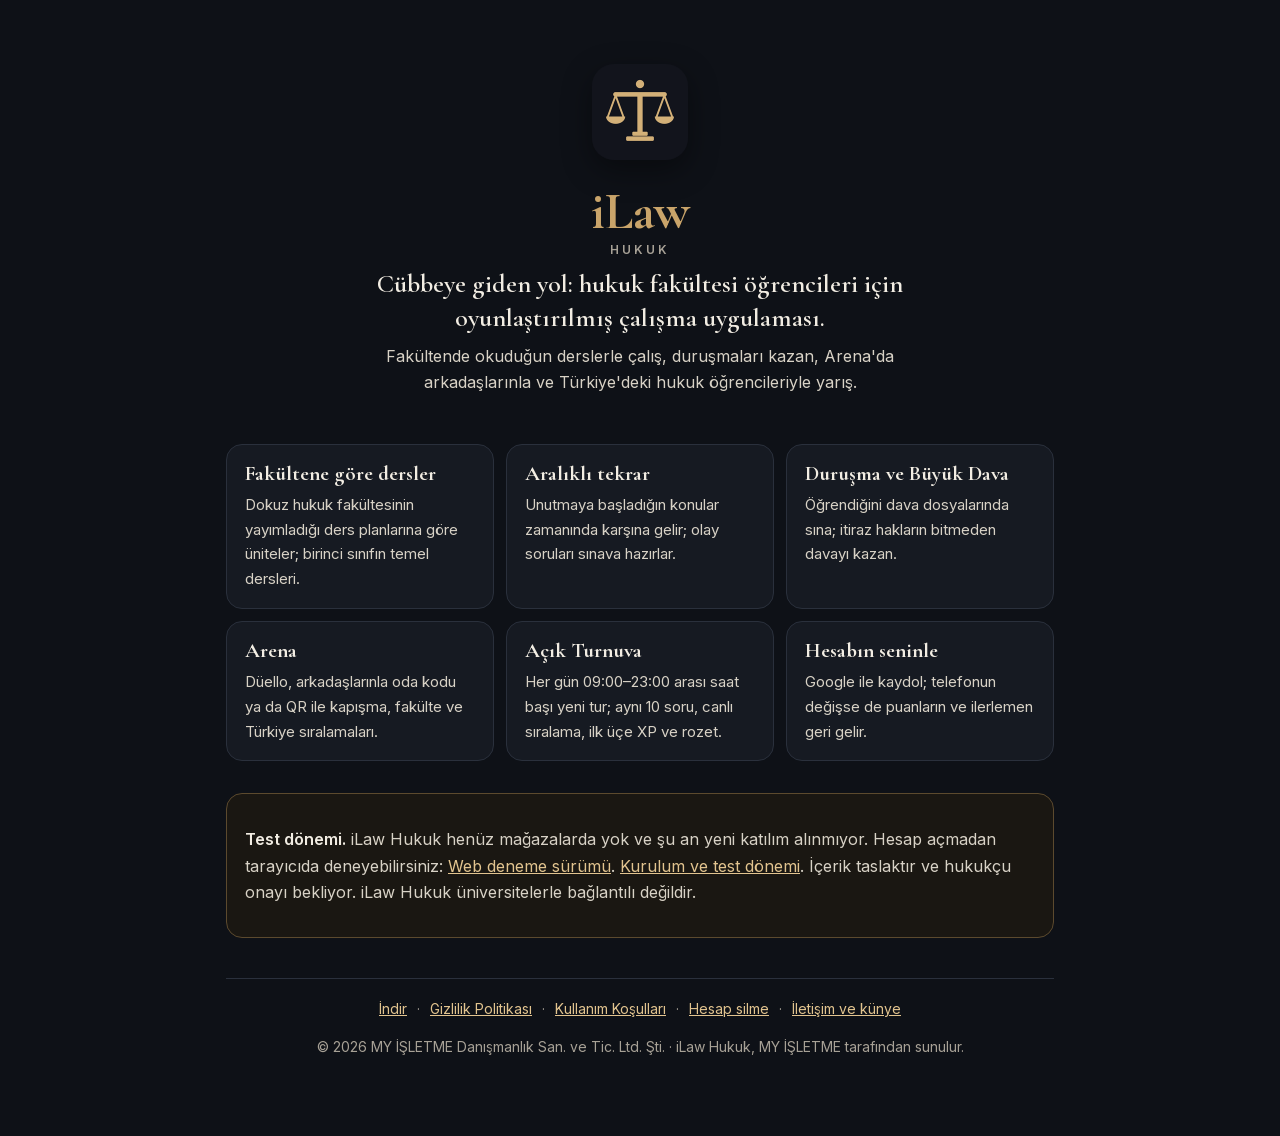
<file: index.html>
<!doctype html>
<html lang="tr">
<head>
<meta charset="utf-8">
<meta name="viewport" content="width=device-width, initial-scale=1">
<title>iLaw Hukuk</title>
<meta name="description" content="Hukuk fakültesi öğrencileri için oyunlaştırılmış çalışma uygulaması: fakültende okuduğun dersler, aralıklı tekrar, olay soruları, düello ve saat başı Açık Turnuva.">
<link rel="icon" href="favicon.png">
<link rel="stylesheet" href="fonts/yazitipi.css">
<style>
  :root { --bg: #0E1117; --card: #161A22; --line: #2A303C; --ink: #F2EDE3; --soft: #D8D2C6; --muted: #A7A196; --brass: #C9A46A; --brass-light: #E2C48F; --warm: #1A1712; }
  * { box-sizing: border-box; }
  body { margin: 0; background: var(--bg); color: var(--soft); font: 16px/1.65 Inter, system-ui, sans-serif; }
  main { max-width: 860px; margin: 0 auto; padding: 40px 16px 64px; }
  a { color: var(--brass-light); }
  .hero { text-align: center; padding: 24px 0 8px; }
  .hero img { width: 96px; height: 96px; border-radius: 22px; box-shadow: 0 10px 30px rgba(0,0,0,.4); }
  h1 { font: 700 52px/1.05 'Cormorant Garamond', serif; color: var(--brass); margin: 18px 0 0; }
  .sub { font: 600 12px/1.6 Inter, sans-serif; letter-spacing: 3px; color: var(--muted); }
  .lead { font: 600 26px/1.3 'Cormorant Garamond', serif; color: var(--ink); max-width: 620px; margin: 18px auto 8px; }
  .hero p { max-width: 600px; margin: 8px auto; }
  .grid { display: grid; grid-template-columns: repeat(auto-fit, minmax(240px, 1fr)); gap: 12px; margin: 32px 0; }
  .card { background: var(--card); border: 1px solid var(--line); border-radius: 16px; padding: 16px 18px; }
  .card h2 { font: 700 21px/1.25 'Cormorant Garamond', serif; color: var(--ink); margin: 0 0 6px; }
  .card p { margin: 0; font-size: 15px; }
  .note { background: var(--warm); border: 1px solid #5C4A2E; border-radius: 16px; padding: 16px 18px; }
  .note strong { color: var(--ink); }
  footer { margin-top: 40px; padding-top: 18px; border-top: 1px solid var(--line); color: var(--muted); font-size: 14px; text-align: center; }
  footer a { margin: 0 6px; }
</style>
</head>
<body>
<main>
  <section class="hero">
    <img src="icon.png" alt="iLaw Hukuk simgesi">
    <h1>iLaw</h1>
    <div class="sub">HUKUK</div>
    <p class="lead">Cübbeye giden yol: hukuk fakültesi öğrencileri için oyunlaştırılmış çalışma uygulaması.</p>
    <p>Fakültende okuduğun derslerle çalış, duruşmaları kazan, Arena'da arkadaşlarınla ve Türkiye'deki hukuk
      öğrencileriyle yarış.</p>
  </section>

  <section class="grid" aria-label="Özellikler">
    <div class="card"><h2>Fakültene göre dersler</h2><p>Dokuz hukuk fakültesinin yayımladığı ders planlarına göre üniteler; birinci sınıfın temel dersleri.</p></div>
    <div class="card"><h2>Aralıklı tekrar</h2><p>Unutmaya başladığın konular zamanında karşına gelir; olay soruları sınava hazırlar.</p></div>
    <div class="card"><h2>Duruşma ve Büyük Dava</h2><p>Öğrendiğini dava dosyalarında sına; itiraz hakların bitmeden davayı kazan.</p></div>
    <div class="card"><h2>Arena</h2><p>Düello, arkadaşlarınla oda kodu ya da QR ile kapışma, fakülte ve Türkiye sıralamaları.</p></div>
    <div class="card"><h2>Açık Turnuva</h2><p>Her gün 09:00–23:00 arası saat başı yeni tur; aynı 10 soru, canlı sıralama, ilk üçe XP ve rozet.</p></div>
    <div class="card"><h2>Hesabın seninle</h2><p>Google ile kaydol; telefonun değişse de puanların ve ilerlemen geri gelir.</p></div>
  </section>

  <section class="note">
    <p><strong>Test dönemi.</strong> iLaw Hukuk henüz mağazalarda yok ve şu an yeni katılım alınmıyor. Hesap açmadan
      tarayıcıda deneyebilirsiniz: <a href="dene/">Web deneme sürümü</a>.
      <a href="indir.html">Kurulum ve test dönemi</a>. İçerik taslaktır ve hukukçu onayı bekliyor. iLaw Hukuk
      üniversitelerle bağlantılı değildir.</p>
  </section>

  <footer>
    <a href="indir.html">İndir</a> ·
    <a href="gizlilik.html">Gizlilik Politikası</a> ·
    <a href="kosullar.html">Kullanım Koşulları</a> ·
    <a href="gizlilik.html#silme">Hesap silme</a> ·
    <a href="kunye.html">İletişim ve künye</a>
    <p>© 2026 MY İŞLETME Danışmanlık San. ve Tic. Ltd. Şti. · iLaw Hukuk, MY İŞLETME tarafından sunulur.</p>
  </footer>
</main>
</body>
</html>
</file>
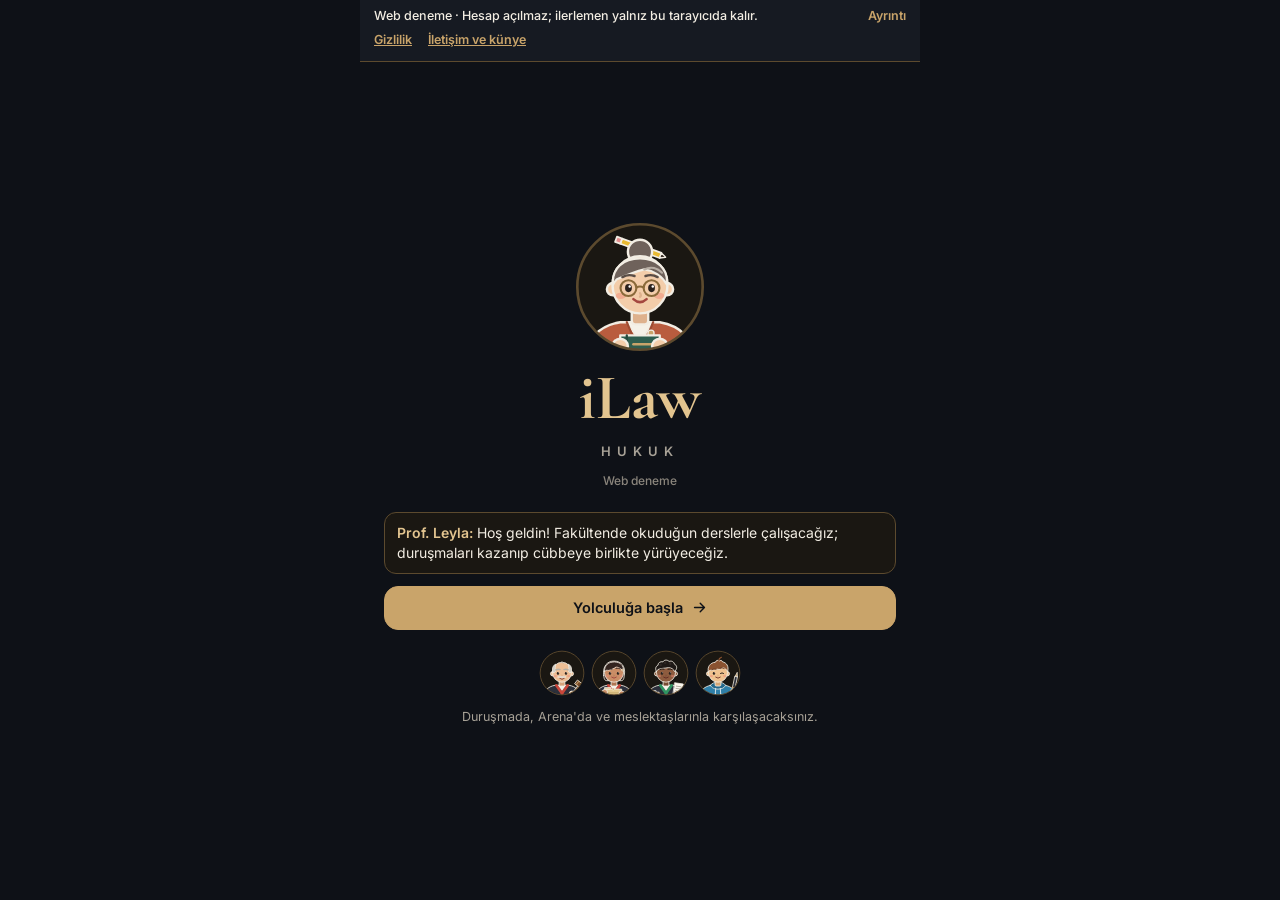
<file: dene/index.html>
<!doctype html>
<html lang="en">
  <head>
    <meta charset="utf-8" />
    <meta httpEquiv="X-UA-Compatible" content="IE=edge" />
    <meta name="viewport" content="width=device-width, initial-scale=1, shrink-to-fit=no" />
    <title>iLaw Hukuk</title>
    <!-- The `react-native-web` recommended style reset: https://necolas.github.io/react-native-web/docs/setup/#root-element -->
    <style id="expo-reset">
      /* These styles make the body full-height */
      html,
      body {
        height: 100%;
      }
      /* These styles disable body scrolling if you are using <ScrollView> */
      body {
        overflow: hidden;
      }
      /* These styles make the root element full-height */
      #root {
        display: flex;
        height: 100%;
        flex: 1;
      }
    </style>
  <link rel="icon" href="/dene/favicon.ico"/></head>

  <body>
    <!-- Use static rendering with Expo Router to support running without JavaScript. -->
    <noscript> You need to enable JavaScript to run this app. </noscript>
    <!-- The root element for your Expo app. -->
    <div id="root"></div>
  <script src="/dene/_expo/static/js/web/index-588633801f1b0393a6d67f5ee415e280.js" defer></script>
</body>
</html>
</file>
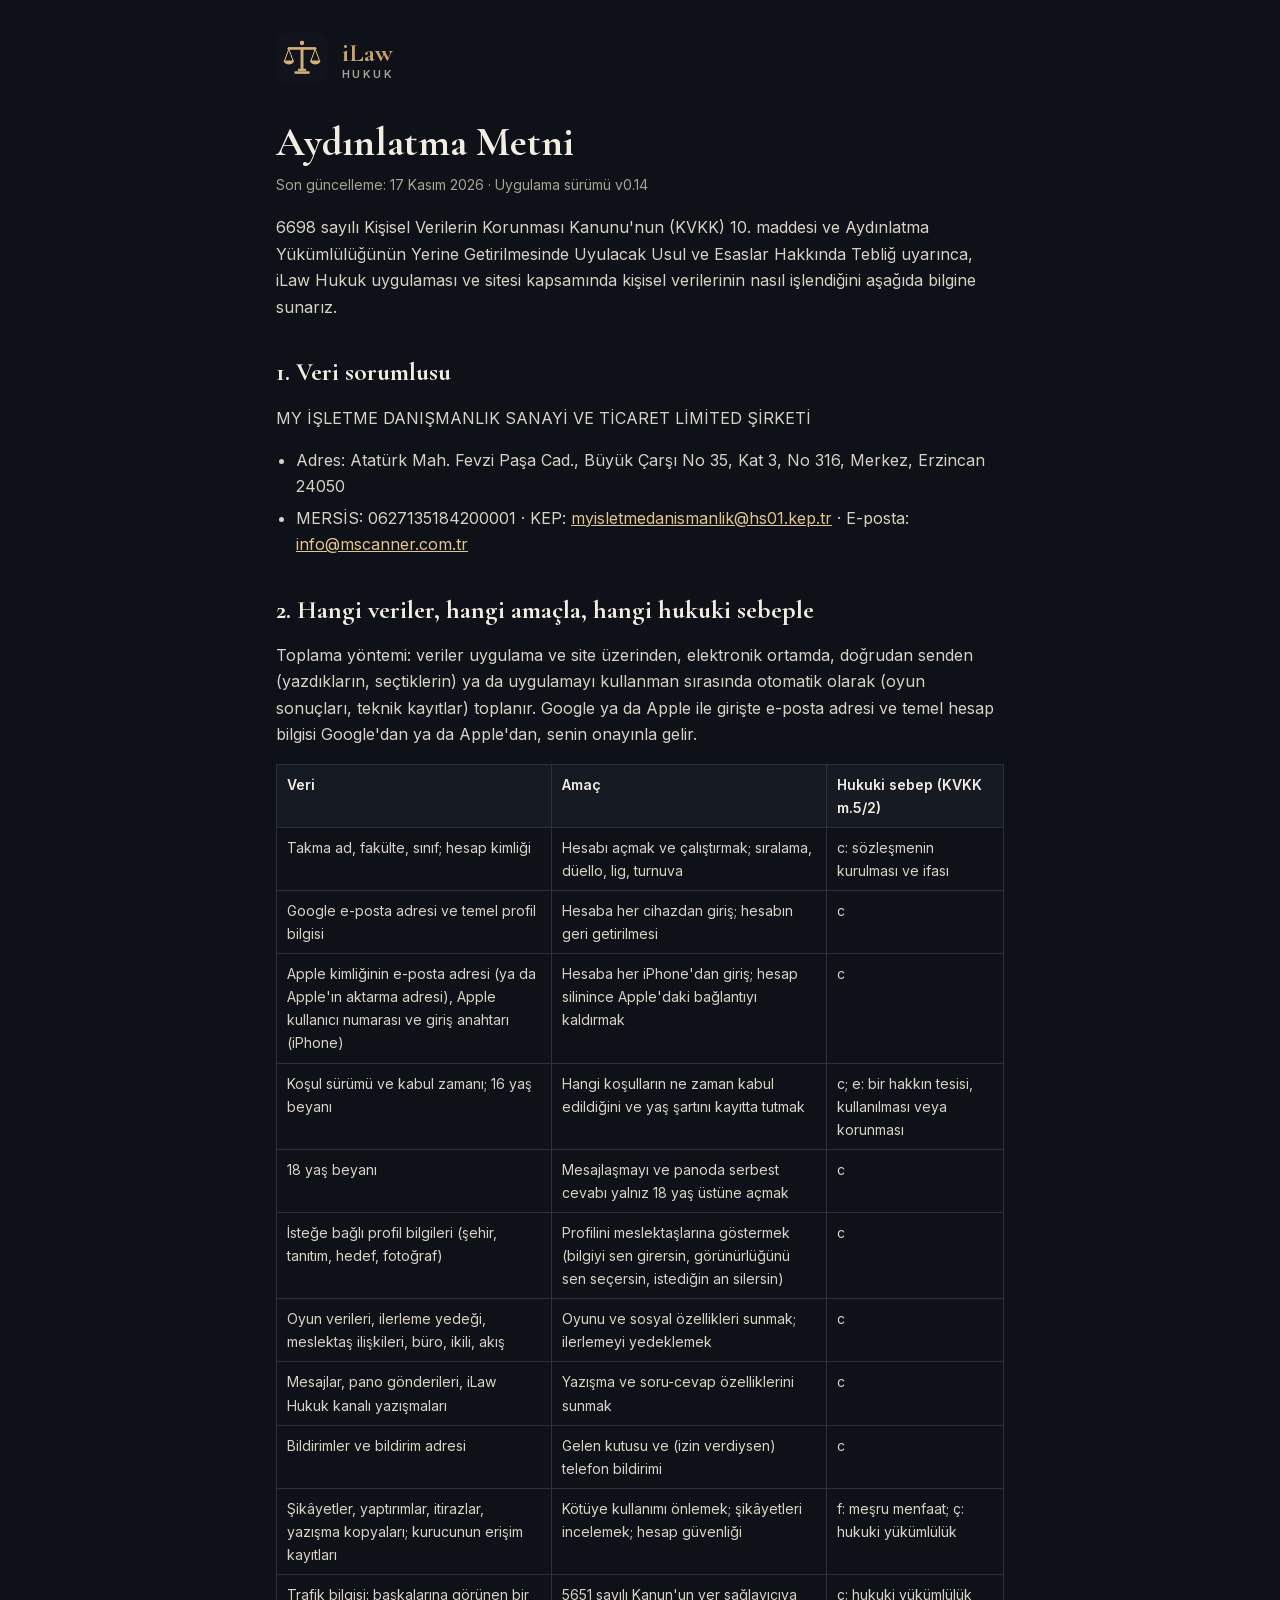
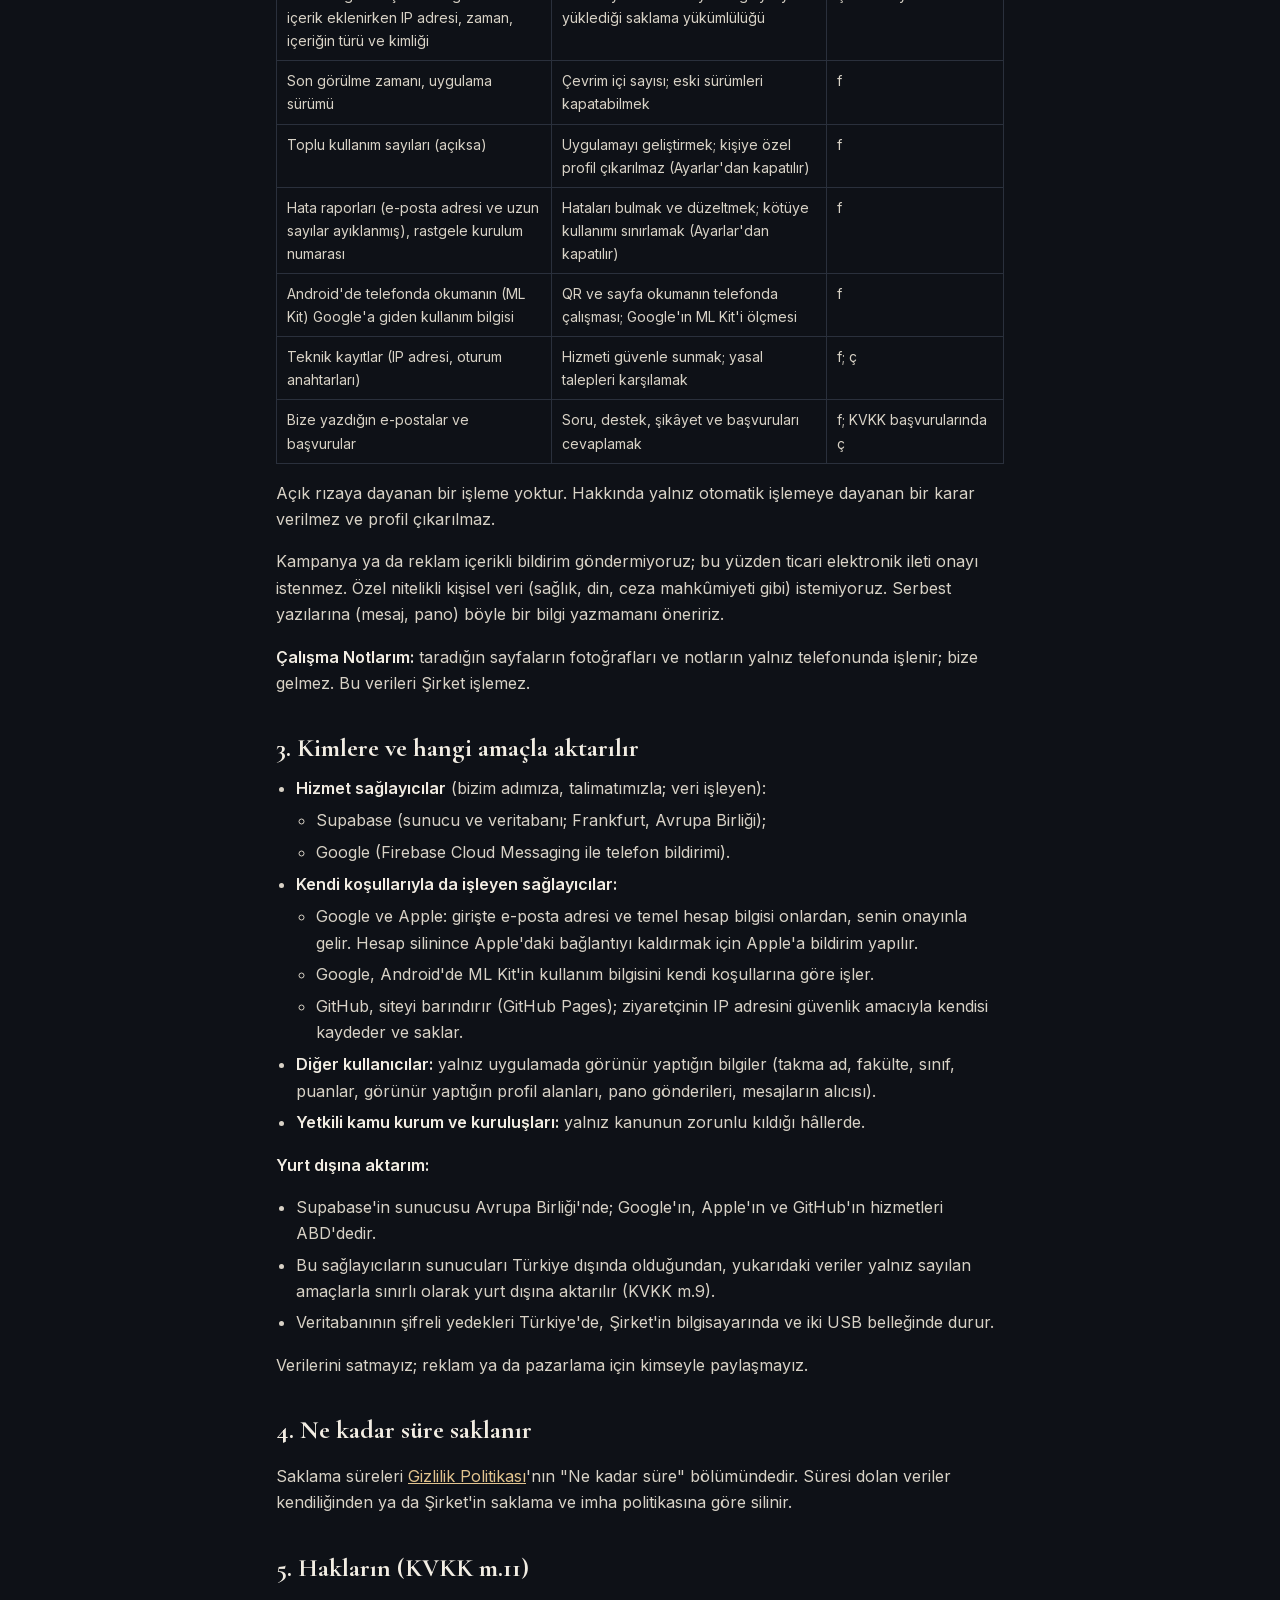
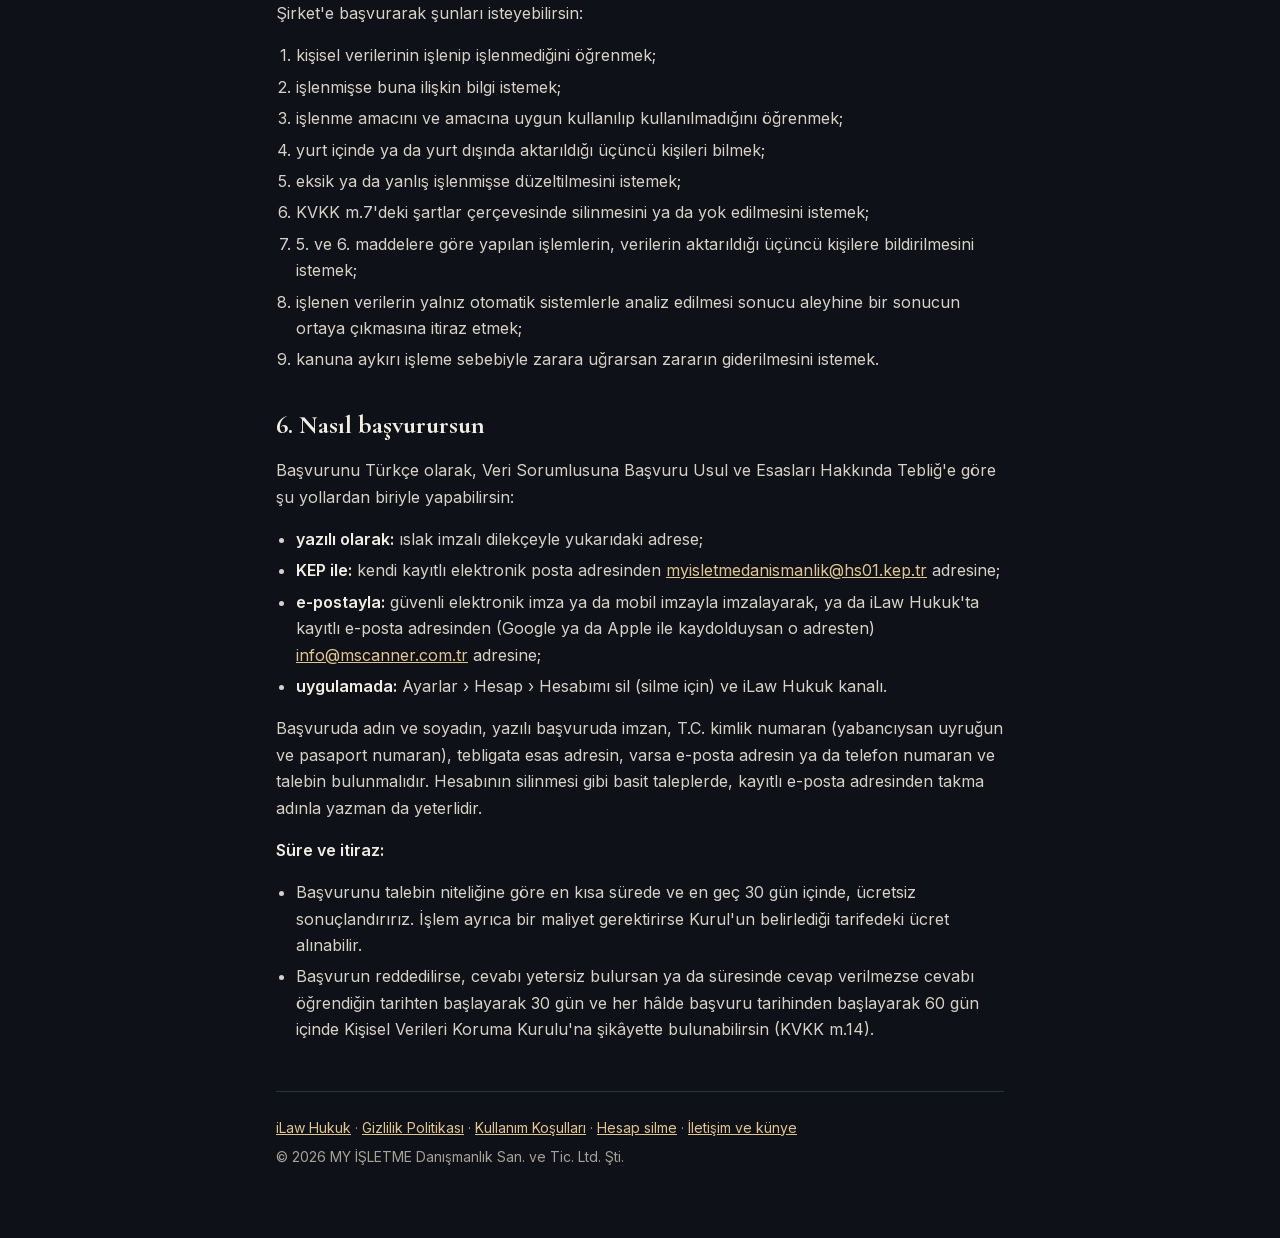
<file: aydinlatma.html>
<!doctype html>
<html lang="tr">
<head>
<meta charset="utf-8">
<meta name="viewport" content="width=device-width, initial-scale=1">
<title>Aydınlatma Metni · iLaw Hukuk</title>
<meta name="description" content="KVKK m.10 uyarınca aydınlatma: veri sorumlusu, amaçlar, hukuki sebepler, aktarım, haklar ve başvuru.">
<link rel="icon" href="favicon.png">
<link rel="stylesheet" href="fonts/yazitipi.css">
<style>
  :root { --bg: #0E1117; --card: #161A22; --line: #2A303C; --ink: #F2EDE3; --soft: #D8D2C6; --muted: #A7A196; --brass: #C9A46A; --brass-light: #E2C48F; --warm: #1A1712; }
  * { box-sizing: border-box; }
  body { margin: 0; background: var(--bg); color: var(--soft); font: 16px/1.65 Inter, system-ui, sans-serif; }
  main { max-width: 760px; margin: 0 auto; padding: 32px 16px 64px; }
  a { color: var(--brass-light); overflow-wrap: anywhere; }
  header { display: flex; align-items: center; gap: 14px; margin-bottom: 28px; }
  header img { width: 52px; height: 52px; border-radius: 12px; }
  header a { text-decoration: none; color: inherit; }
  .brand { font: 700 26px/1 'Cormorant Garamond', serif; color: var(--brass); }
  .brand small { display: block; font: 600 11px/1.6 Inter, sans-serif; letter-spacing: 2.4px; color: var(--muted); }
  h1 { font: 700 40px/1.15 'Cormorant Garamond', serif; color: var(--ink); margin: 0 0 8px; }
  h2 { font: 700 26px/1.25 'Cormorant Garamond', serif; color: var(--ink); margin: 36px 0 10px; }
  h3 { font: 600 15px/1.4 Inter, sans-serif; color: var(--brass-light); margin: 18px 0 6px; letter-spacing: .3px; }
  .meta { color: var(--muted); font-size: 14px; margin: 0 0 18px; }
  ul, ol { padding-left: 20px; margin: 6px 0; }
  li { margin: 5px 0; }
  strong { color: var(--ink); font-weight: 600; }
  code { font-size: 14px; color: var(--ink); }
  .tablo { overflow-x: auto; margin: 10px 0; }
  table { border-collapse: collapse; width: 100%; font-size: 14px; }
  th, td { border: 1px solid var(--line); padding: 8px 10px; text-align: left; vertical-align: top; }
  th { color: var(--ink); background: var(--card); font-weight: 600; }
  footer { margin-top: 48px; padding-top: 18px; border-top: 1px solid var(--line); color: var(--muted); font-size: 14px; }
  footer p { margin: 6px 0; }
</style>
</head>
<body>
<main>
  <header>
    <a href="./"><img src="icon.png" alt="iLaw Hukuk simgesi"></a>
    <a href="./" class="brand">iLaw<small>HUKUK</small></a>
  </header>

  <h1>Aydınlatma Metni</h1>
  <p class="meta">Son güncelleme: 17 Kasım 2026 · Uygulama sürümü v0.14</p>

  <p>6698 sayılı Kişisel Verilerin Korunması Kanunu'nun (KVKK) 10. maddesi ve Aydınlatma Yükümlülüğünün Yerine Getirilmesinde Uyulacak Usul ve Esaslar Hakkında Tebliğ uyarınca, iLaw Hukuk uygulaması ve sitesi kapsamında kişisel verilerinin nasıl işlendiğini aşağıda bilgine sunarız.</p>
  <h2>1. Veri sorumlusu</h2>
  <p>MY İŞLETME DANIŞMANLIK SANAYİ VE TİCARET LİMİTED ŞİRKETİ</p>
  <ul>
    <li>Adres: Atatürk Mah. Fevzi Paşa Cad., Büyük Çarşı No 35, Kat 3, No 316, Merkez, Erzincan 24050</li>
    <li>MERSİS: 0627135184200001 · KEP: <a href="mailto:myisletmedanismanlik@hs01.kep.tr">myisletmedanismanlik@hs01.kep.tr</a> · E-posta: <a href="mailto:info@mscanner.com.tr">info@mscanner.com.tr</a></li>
  </ul>
  <h2>2. Hangi veriler, hangi amaçla, hangi hukuki sebeple</h2>
  <p>Toplama yöntemi: veriler uygulama ve site üzerinden, elektronik ortamda, doğrudan senden (yazdıkların, seçtiklerin) ya da uygulamayı kullanman sırasında otomatik olarak (oyun sonuçları, teknik kayıtlar) toplanır. Google ya da Apple ile girişte e-posta adresi ve temel hesap bilgisi Google'dan ya da Apple'dan, senin onayınla gelir.</p>
  <div class="tablo"><table>
    <thead><tr><th>Veri</th><th>Amaç</th><th>Hukuki sebep (KVKK m.5/2)</th></tr></thead>
    <tbody>
      <tr><td>Takma ad, fakülte, sınıf; hesap kimliği</td><td>Hesabı açmak ve çalıştırmak; sıralama, düello, lig, turnuva</td><td>c: sözleşmenin kurulması ve ifası</td></tr>
      <tr><td>Google e-posta adresi ve temel profil bilgisi</td><td>Hesaba her cihazdan giriş; hesabın geri getirilmesi</td><td>c</td></tr>
      <tr><td>Apple kimliğinin e-posta adresi (ya da Apple'ın aktarma adresi), Apple kullanıcı numarası ve giriş anahtarı (iPhone)</td><td>Hesaba her iPhone'dan giriş; hesap silinince Apple'daki bağlantıyı kaldırmak</td><td>c</td></tr>
      <tr><td>Koşul sürümü ve kabul zamanı; 16 yaş beyanı</td><td>Hangi koşulların ne zaman kabul edildiğini ve yaş şartını kayıtta tutmak</td><td>c; e: bir hakkın tesisi, kullanılması veya korunması</td></tr>
      <tr><td>18 yaş beyanı</td><td>Mesajlaşmayı ve panoda serbest cevabı yalnız 18 yaş üstüne açmak</td><td>c</td></tr>
      <tr><td>İsteğe bağlı profil bilgileri (şehir, tanıtım, hedef, fotoğraf)</td><td>Profilini meslektaşlarına göstermek (bilgiyi sen girersin, görünürlüğünü sen seçersin, istediğin an silersin)</td><td>c</td></tr>
      <tr><td>Oyun verileri, ilerleme yedeği, meslektaş ilişkileri, büro, ikili, akış</td><td>Oyunu ve sosyal özellikleri sunmak; ilerlemeyi yedeklemek</td><td>c</td></tr>
      <tr><td>Mesajlar, pano gönderileri, iLaw Hukuk kanalı yazışmaları</td><td>Yazışma ve soru-cevap özelliklerini sunmak</td><td>c</td></tr>
      <tr><td>Bildirimler ve bildirim adresi</td><td>Gelen kutusu ve (izin verdiysen) telefon bildirimi</td><td>c</td></tr>
      <tr><td>Şikâyetler, yaptırımlar, itirazlar, yazışma kopyaları; kurucunun erişim kayıtları</td><td>Kötüye kullanımı önlemek; şikâyetleri incelemek; hesap güvenliği</td><td>f: meşru menfaat; ç: hukuki yükümlülük</td></tr>
      <tr><td>Trafik bilgisi: başkalarına görünen bir içerik eklenirken IP adresi, zaman, içeriğin türü ve kimliği</td><td>5651 sayılı Kanun'un yer sağlayıcıya yüklediği saklama yükümlülüğü</td><td>ç: hukuki yükümlülük</td></tr>
      <tr><td>Son görülme zamanı, uygulama sürümü</td><td>Çevrim içi sayısı; eski sürümleri kapatabilmek</td><td>f</td></tr>
      <tr><td>Toplu kullanım sayıları (açıksa)</td><td>Uygulamayı geliştirmek; kişiye özel profil çıkarılmaz (Ayarlar'dan kapatılır)</td><td>f</td></tr>
      <tr><td>Hata raporları (e-posta adresi ve uzun sayılar ayıklanmış), rastgele kurulum numarası</td><td>Hataları bulmak ve düzeltmek; kötüye kullanımı sınırlamak (Ayarlar'dan kapatılır)</td><td>f</td></tr>
      <tr><td>Android'de telefonda okumanın (ML Kit) Google'a giden kullanım bilgisi</td><td>QR ve sayfa okumanın telefonda çalışması; Google'ın ML Kit'i ölçmesi</td><td>f</td></tr>
      <tr><td>Teknik kayıtlar (IP adresi, oturum anahtarları)</td><td>Hizmeti güvenle sunmak; yasal talepleri karşılamak</td><td>f; ç</td></tr>
      <tr><td>Bize yazdığın e-postalar ve başvurular</td><td>Soru, destek, şikâyet ve başvuruları cevaplamak</td><td>f; KVKK başvurularında ç</td></tr>
    </tbody>
  </table></div>
  <p>Açık rızaya dayanan bir işleme yoktur. Hakkında yalnız otomatik işlemeye dayanan bir karar verilmez ve profil çıkarılmaz.</p>
  <p>Kampanya ya da reklam içerikli bildirim göndermiyoruz; bu yüzden ticari elektronik ileti onayı istenmez. Özel nitelikli kişisel veri (sağlık, din, ceza mahkûmiyeti gibi) istemiyoruz. Serbest yazılarına (mesaj, pano) böyle bir bilgi yazmamanı öneririz.</p>
  <p><strong>Çalışma Notlarım:</strong> taradığın sayfaların fotoğrafları ve notların yalnız telefonunda işlenir; bize gelmez. Bu verileri Şirket işlemez.</p>
  <h2>3. Kimlere ve hangi amaçla aktarılır</h2>
  <ul>
    <li><strong>Hizmet sağlayıcılar</strong> (bizim adımıza, talimatımızla; veri işleyen):
      <ul>
        <li>Supabase (sunucu ve veritabanı; Frankfurt, Avrupa Birliği);</li>
        <li>Google (Firebase Cloud Messaging ile telefon bildirimi).</li>
      </ul>
    </li>
    <li><strong>Kendi koşullarıyla da işleyen sağlayıcılar:</strong>
      <ul>
        <li>Google ve Apple: girişte e-posta adresi ve temel hesap bilgisi onlardan, senin onayınla gelir. Hesap silinince Apple'daki bağlantıyı kaldırmak için Apple'a bildirim yapılır.</li>
        <li>Google, Android'de ML Kit'in kullanım bilgisini kendi koşullarına göre işler.</li>
        <li>GitHub, siteyi barındırır (GitHub Pages); ziyaretçinin IP adresini güvenlik amacıyla kendisi kaydeder ve saklar.</li>
      </ul>
    </li>
    <li><strong>Diğer kullanıcılar:</strong> yalnız uygulamada görünür yaptığın bilgiler (takma ad, fakülte, sınıf, puanlar, görünür yaptığın profil alanları, pano gönderileri, mesajların alıcısı).</li>
    <li><strong>Yetkili kamu kurum ve kuruluşları:</strong> yalnız kanunun zorunlu kıldığı hâllerde.</li>
  </ul>
  <p><strong>Yurt dışına aktarım:</strong></p>
  <ul>
    <li>Supabase'in sunucusu Avrupa Birliği'nde; Google'ın, Apple'ın ve GitHub'ın hizmetleri ABD'dedir.</li>
    <li>Bu sağlayıcıların sunucuları Türkiye dışında olduğundan, yukarıdaki veriler yalnız sayılan amaçlarla sınırlı olarak yurt dışına aktarılır (KVKK m.9).</li>
    <li>Veritabanının şifreli yedekleri Türkiye'de, Şirket'in bilgisayarında ve iki USB belleğinde durur.</li>
  </ul>
  <p>Verilerini satmayız; reklam ya da pazarlama için kimseyle paylaşmayız.</p>
  <h2>4. Ne kadar süre saklanır</h2>
  <p>Saklama süreleri <a href="gizlilik.html">Gizlilik Politikası</a>'nın "Ne kadar süre" bölümündedir. Süresi dolan veriler kendiliğinden ya da Şirket'in saklama ve imha politikasına göre silinir.</p>
  <h2>5. Hakların (KVKK m.11)</h2>
  <p>Şirket'e başvurarak şunları isteyebilirsin:</p>
  <ol>
    <li>kişisel verilerinin işlenip işlenmediğini öğrenmek;</li>
    <li>işlenmişse buna ilişkin bilgi istemek;</li>
    <li>işlenme amacını ve amacına uygun kullanılıp kullanılmadığını öğrenmek;</li>
    <li>yurt içinde ya da yurt dışında aktarıldığı üçüncü kişileri bilmek;</li>
    <li>eksik ya da yanlış işlenmişse düzeltilmesini istemek;</li>
    <li>KVKK m.7'deki şartlar çerçevesinde silinmesini ya da yok edilmesini istemek;</li>
    <li>5. ve 6. maddelere göre yapılan işlemlerin, verilerin aktarıldığı üçüncü kişilere bildirilmesini istemek;</li>
    <li>işlenen verilerin yalnız otomatik sistemlerle analiz edilmesi sonucu aleyhine bir sonucun ortaya çıkmasına itiraz etmek;</li>
    <li>kanuna aykırı işleme sebebiyle zarara uğrarsan zararın giderilmesini istemek.</li>
  </ol>
  <h2>6. Nasıl başvurursun</h2>
  <p>Başvurunu Türkçe olarak, Veri Sorumlusuna Başvuru Usul ve Esasları Hakkında Tebliğ'e göre şu yollardan biriyle yapabilirsin:</p>
  <ul>
    <li><strong>yazılı olarak:</strong> ıslak imzalı dilekçeyle yukarıdaki adrese;</li>
    <li><strong>KEP ile:</strong> kendi kayıtlı elektronik posta adresinden <a href="mailto:myisletmedanismanlik@hs01.kep.tr">myisletmedanismanlik@hs01.kep.tr</a> adresine;</li>
    <li><strong>e-postayla:</strong> güvenli elektronik imza ya da mobil imzayla imzalayarak, ya da iLaw Hukuk'ta kayıtlı e-posta adresinden (Google ya da Apple ile kaydolduysan o adresten) <a href="mailto:info@mscanner.com.tr">info@mscanner.com.tr</a> adresine;</li>
    <li><strong>uygulamada:</strong> Ayarlar › Hesap › Hesabımı sil (silme için) ve iLaw Hukuk kanalı.</li>
  </ul>
  <p>Başvuruda adın ve soyadın, yazılı başvuruda imzan, T.C. kimlik numaran (yabancıysan uyruğun ve pasaport numaran), tebligata esas adresin, varsa e-posta adresin ya da telefon numaran ve talebin bulunmalıdır. Hesabının silinmesi gibi basit taleplerde, kayıtlı e-posta adresinden takma adınla yazman da yeterlidir.</p>
  <p><strong>Süre ve itiraz:</strong></p>
  <ul>
    <li>Başvurunu talebin niteliğine göre en kısa sürede ve en geç 30 gün içinde, ücretsiz sonuçlandırırız. İşlem ayrıca bir maliyet gerektirirse Kurul'un belirlediği tarifedeki ücret alınabilir.</li>
    <li>Başvurun reddedilirse, cevabı yetersiz bulursan ya da süresinde cevap verilmezse cevabı öğrendiğin tarihten başlayarak 30 gün ve her hâlde başvuru tarihinden başlayarak 60 gün içinde Kişisel Verileri Koruma Kurulu'na şikâyette bulunabilirsin (KVKK m.14).</li>
  </ul>

  <footer>
    <p><a href="./">iLaw Hukuk</a> · <a href="gizlilik.html">Gizlilik Politikası</a> · <a href="kosullar.html">Kullanım Koşulları</a> · <a href="hesap-silme.html">Hesap silme</a> · <a href="kunye.html">İletişim ve künye</a></p>
    <p>© 2026 MY İŞLETME Danışmanlık San. ve Tic. Ltd. Şti.</p>
  </footer>
</main>
</body>
</html>
</file>
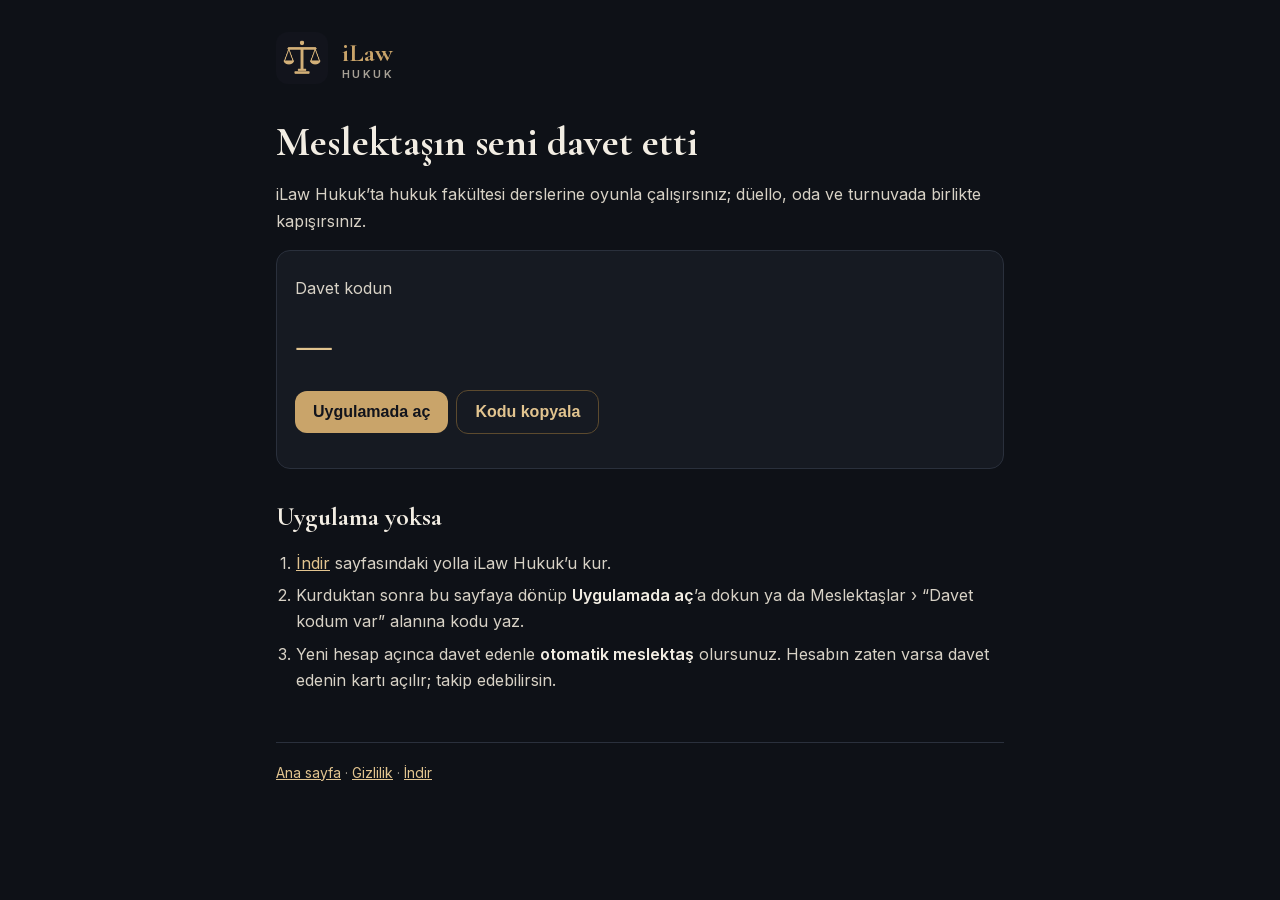
<file: davet.html>
<!doctype html>
<html lang="tr">
<head>
<meta charset="utf-8">
<meta name="viewport" content="width=device-width, initial-scale=1">
<title>Meslektaş daveti · iLaw Hukuk</title>
<meta name="description" content="Bir meslektaşın seni iLaw Hukuk’a davet etti: hukuk derslerine oyunla çalış, birlikte kapış.">
<link rel="icon" href="favicon.png">
<link rel="stylesheet" href="fonts/yazitipi.css">
<style>
  :root { --bg: #0E1117; --card: #161A22; --line: #2A303C; --ink: #F2EDE3; --soft: #D8D2C6; --muted: #A7A196; --brass: #C9A46A; --brass-light: #E2C48F; --warm: #1A1712; }
  * { box-sizing: border-box; }
  body { margin: 0; background: var(--bg); color: var(--soft); font: 16px/1.65 Inter, system-ui, sans-serif; }
  main { max-width: 760px; margin: 0 auto; padding: 32px 16px 64px; }
  a { color: var(--brass-light); }
  header { display: flex; align-items: center; gap: 14px; margin-bottom: 28px; }
  header img { width: 52px; height: 52px; border-radius: 12px; }
  header a { text-decoration: none; color: inherit; }
  .brand { font: 700 26px/1 'Cormorant Garamond', serif; color: var(--brass); }
  .brand small { display: block; font: 600 11px/1.6 Inter, sans-serif; letter-spacing: 2.4px; color: var(--muted); }
  h1 { font: 700 40px/1.15 'Cormorant Garamond', serif; color: var(--ink); margin: 0 0 8px; }
  h2 { font: 700 26px/1.25 'Cormorant Garamond', serif; color: var(--ink); margin: 32px 0 10px; }
  .note { background: var(--warm); border: 1px solid #5C4A2E; border-radius: 14px; padding: 14px 16px; }
  .card { background: var(--card); border: 1px solid var(--line); border-radius: 14px; padding: 8px 18px 12px; margin-top: 12px; }
  ol, ul { padding-left: 20px; } li { margin: 6px 0; }
  strong { color: var(--ink); font-weight: 600; }
  footer { margin-top: 48px; padding-top: 18px; border-top: 1px solid var(--line); color: var(--muted); font-size: 14px; }
  .code { font: 700 46px/1.1 'Cormorant Garamond', serif; letter-spacing: 6px; color: var(--brass-light); margin: 8px 0 4px; }
  .btn { display: inline-block; background: var(--brass); color: #12141C; font-weight: 600; border-radius: 12px; padding: 12px 18px; text-decoration: none; border: 0; font-size: 16px; cursor: pointer; margin: 6px 8px 6px 0; }
  .btn.ghost { background: transparent; color: var(--brass-light); border: 1px solid #5C4A2E; }
</style>
<meta property="og:title" content="Meslektaş daveti · iLaw Hukuk">
<meta property="og:description" content="Bir meslektaşın seni iLaw Hukuk’a davet etti: hukuk derslerine oyunla çalış, birlikte kapış.">
<meta property="og:image" content="https://ilawhukuk.github.io/icon.png">
</head>
<body>
<main>
  <header>
    <a href="./"><img src="icon.png" alt="iLaw Hukuk simgesi"></a>
    <a href="./" class="brand">iLaw<small>HUKUK</small></a>
  </header>
  <h1>Meslektaşın seni davet etti</h1>
  <p>iLaw Hukuk’ta hukuk fakültesi derslerine oyunla çalışırsınız; düello, oda ve turnuvada birlikte kapışırsınız.</p>
  <div class="card">
    <p>Davet kodun</p>
    <div class="code" id="code">—</div>
    <p><button class="btn" id="open">Uygulamada aç</button><button class="btn ghost" id="copy">Kodu kopyala</button></p>
  </div>
  <h2>Uygulama yoksa</h2>
  <ol>
    <li><a href="indir.html">İndir</a> sayfasındaki yolla iLaw Hukuk’u kur.</li>
    <li>Kurduktan sonra bu sayfaya dönüp <strong>Uygulamada aç</strong>’a dokun ya da Meslektaşlar › “Davet kodum var” alanına kodu yaz.</li>
    <li>Yeni hesap açınca davet edenle <strong>otomatik meslektaş</strong> olursunuz. Hesabın zaten varsa davet edenin kartı açılır; takip edebilirsin.</li>
  </ol>
  <footer><a href="./">Ana sayfa</a> · <a href="gizlilik.html">Gizlilik</a> · <a href="indir.html">İndir</a></footer>
</main>
<script>
// Kod adresten okunur ve yalnız bu sayfada gösterilir; sunucuya gönderilmez (sayfa durağandır).
// Paket adı yazılmaz: Play'deki uygulama da WhatsApp APK'sı da açılır;
// ikisi de yoksa İndir sayfasına gidilir.
const fallback = encodeURIComponent(new URL('indir.html', location.href).href);
const isAndroid = /Android/i.test(navigator.userAgent);
function openApp(path) {
  location.href = isAndroid ? 'intent://' + path + '#Intent;scheme=ilaw;S.browser_fallback_url=' + fallback + ';end' : 'ilaw://' + path;
}
const k = (new URLSearchParams(location.search).get('k') || '').toUpperCase().replace(/[^A-Z0-9]/g, '').slice(0, 12);
document.getElementById('code').textContent = k || '—';
document.getElementById('open').onclick = () => { if (k) openApp('davet/' + k); };
document.getElementById('copy').onclick = () => { if (navigator.clipboard) navigator.clipboard.writeText(k).then(() => { document.getElementById('copy').textContent = 'Kopyalandı'; }); };
</script>
</body>
</html>
</file>
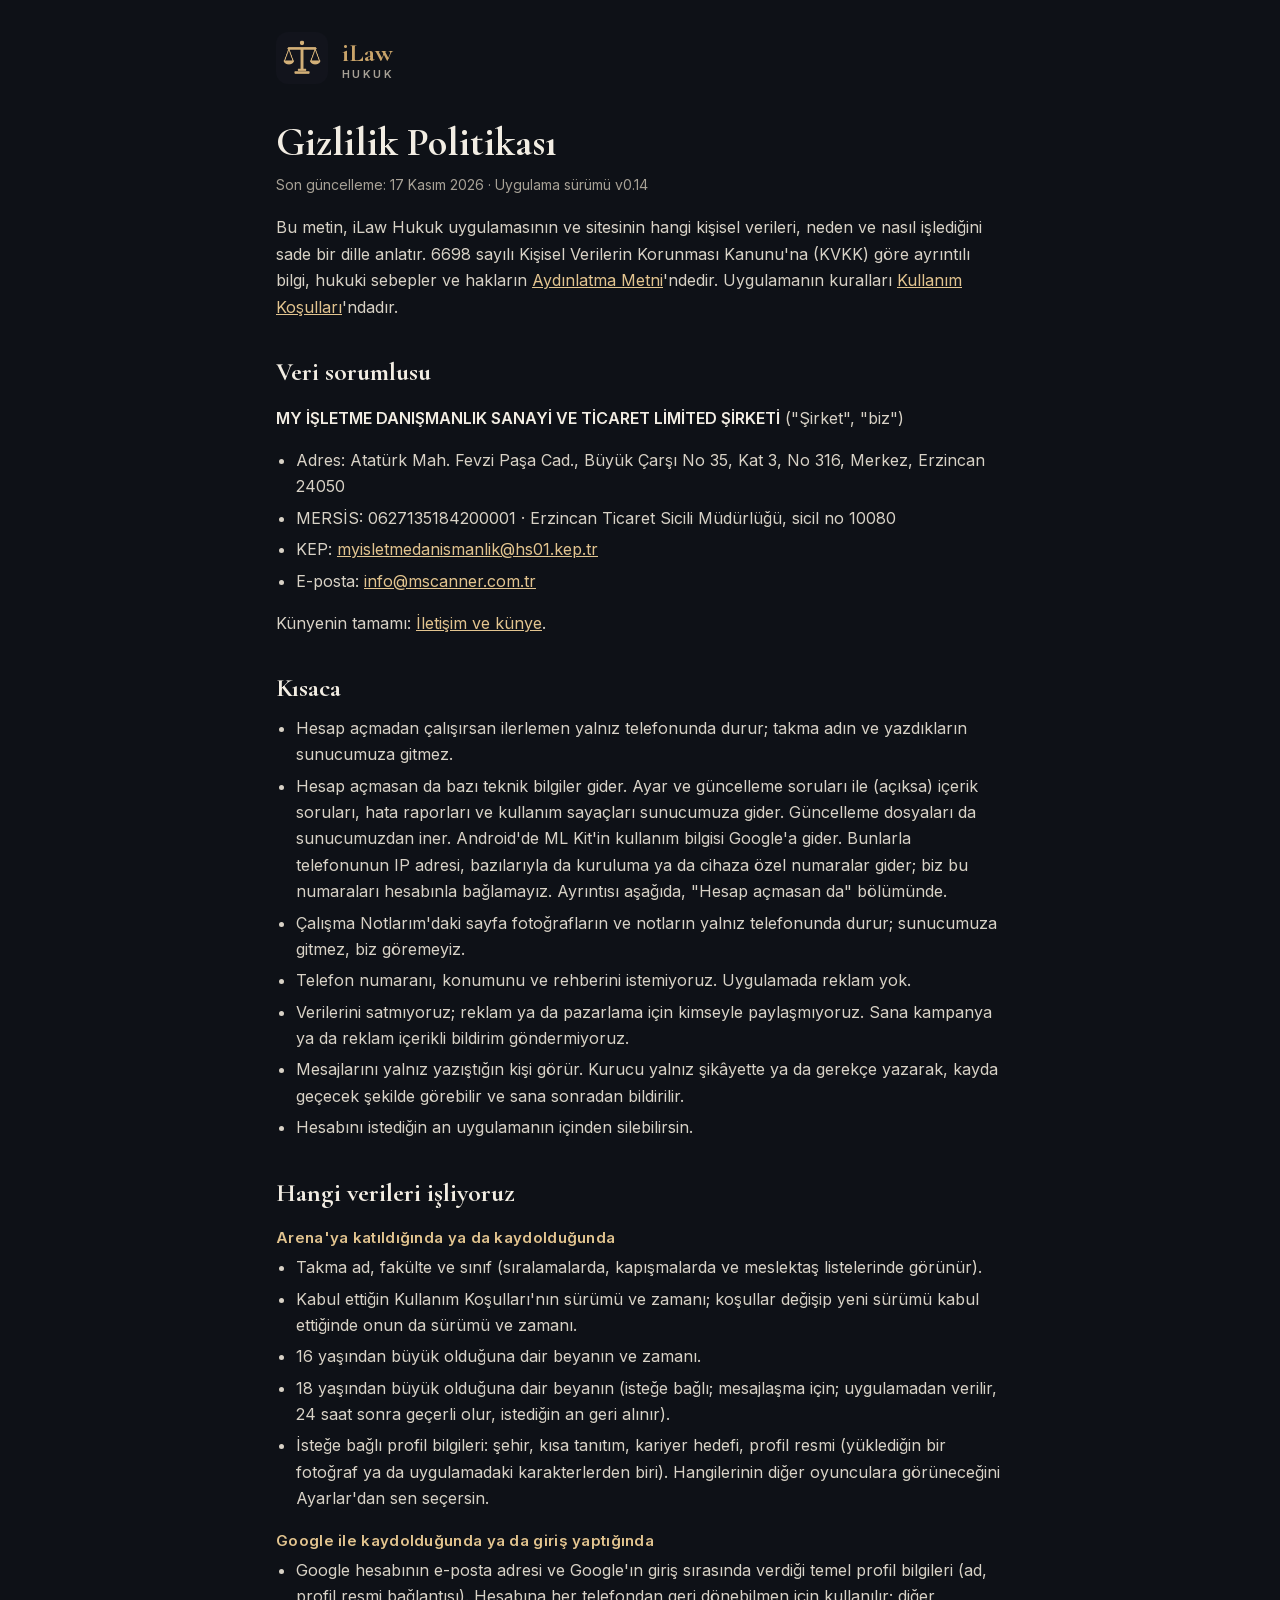
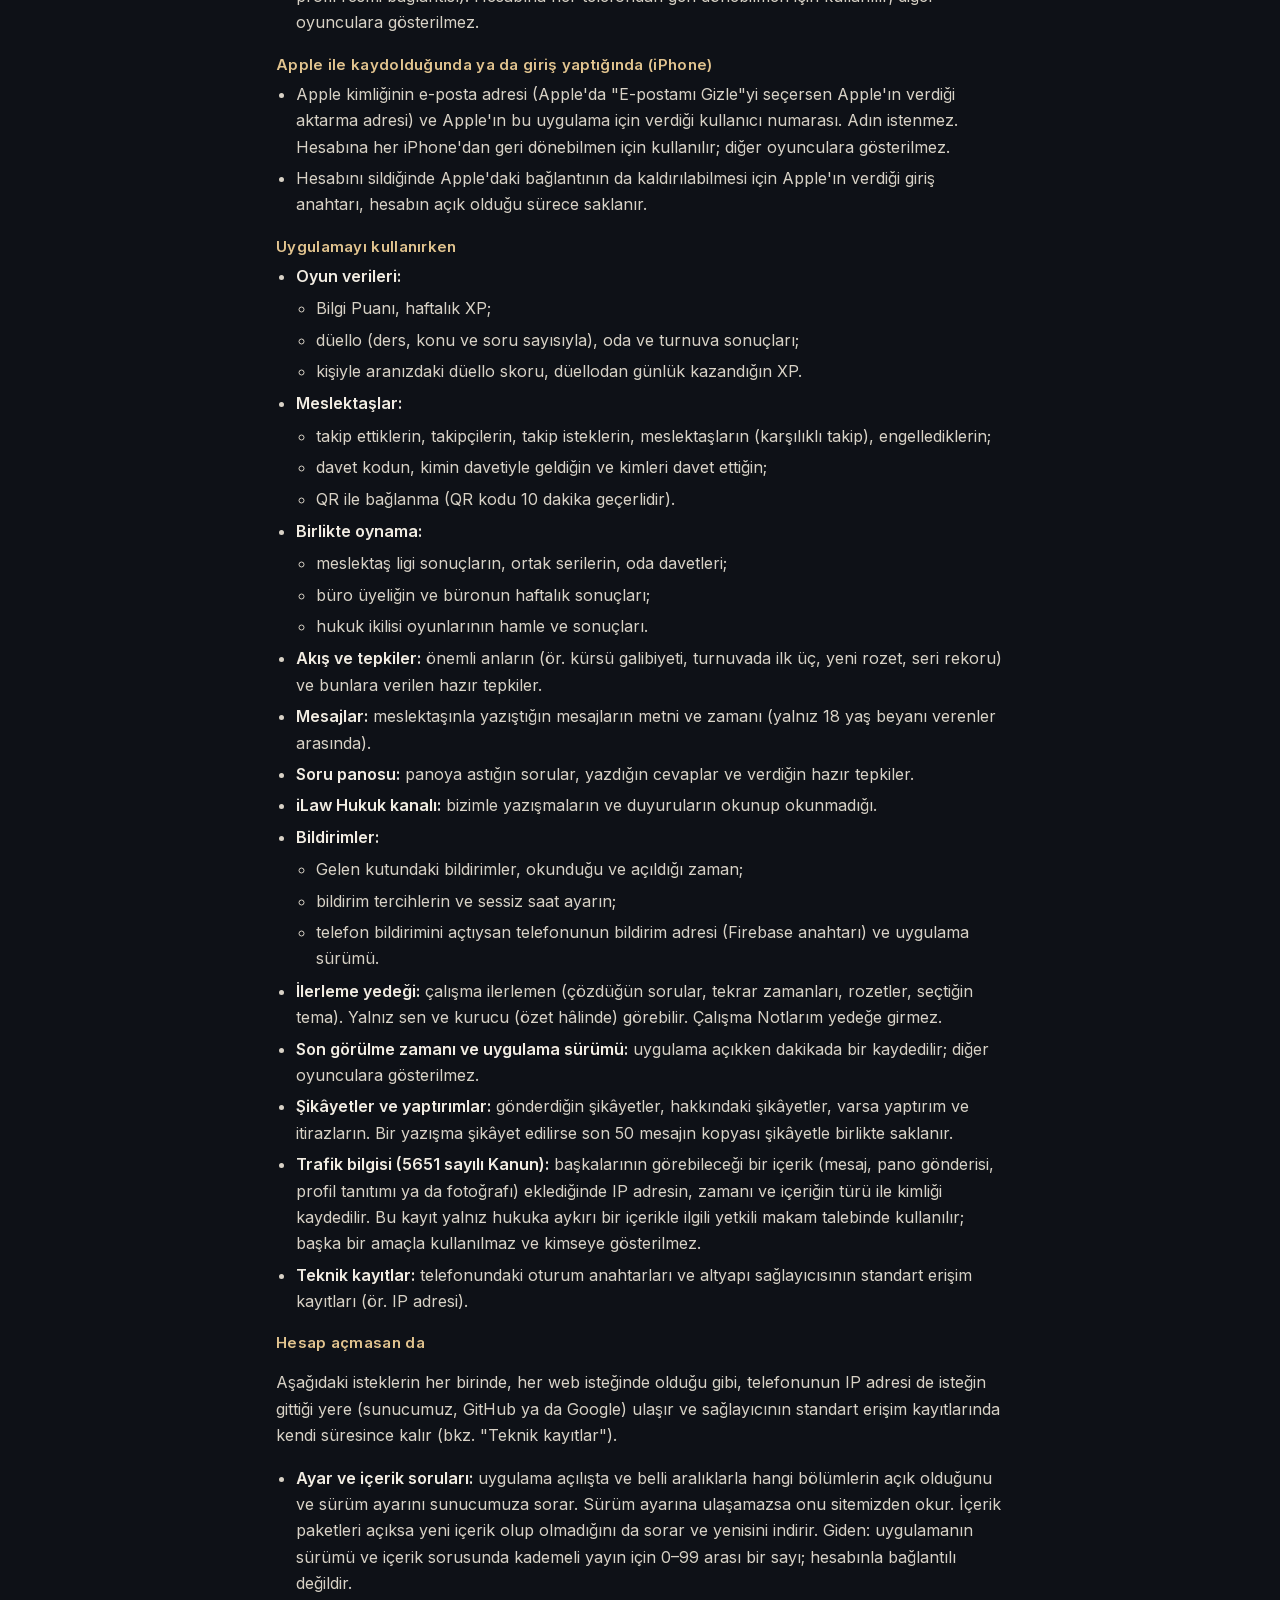
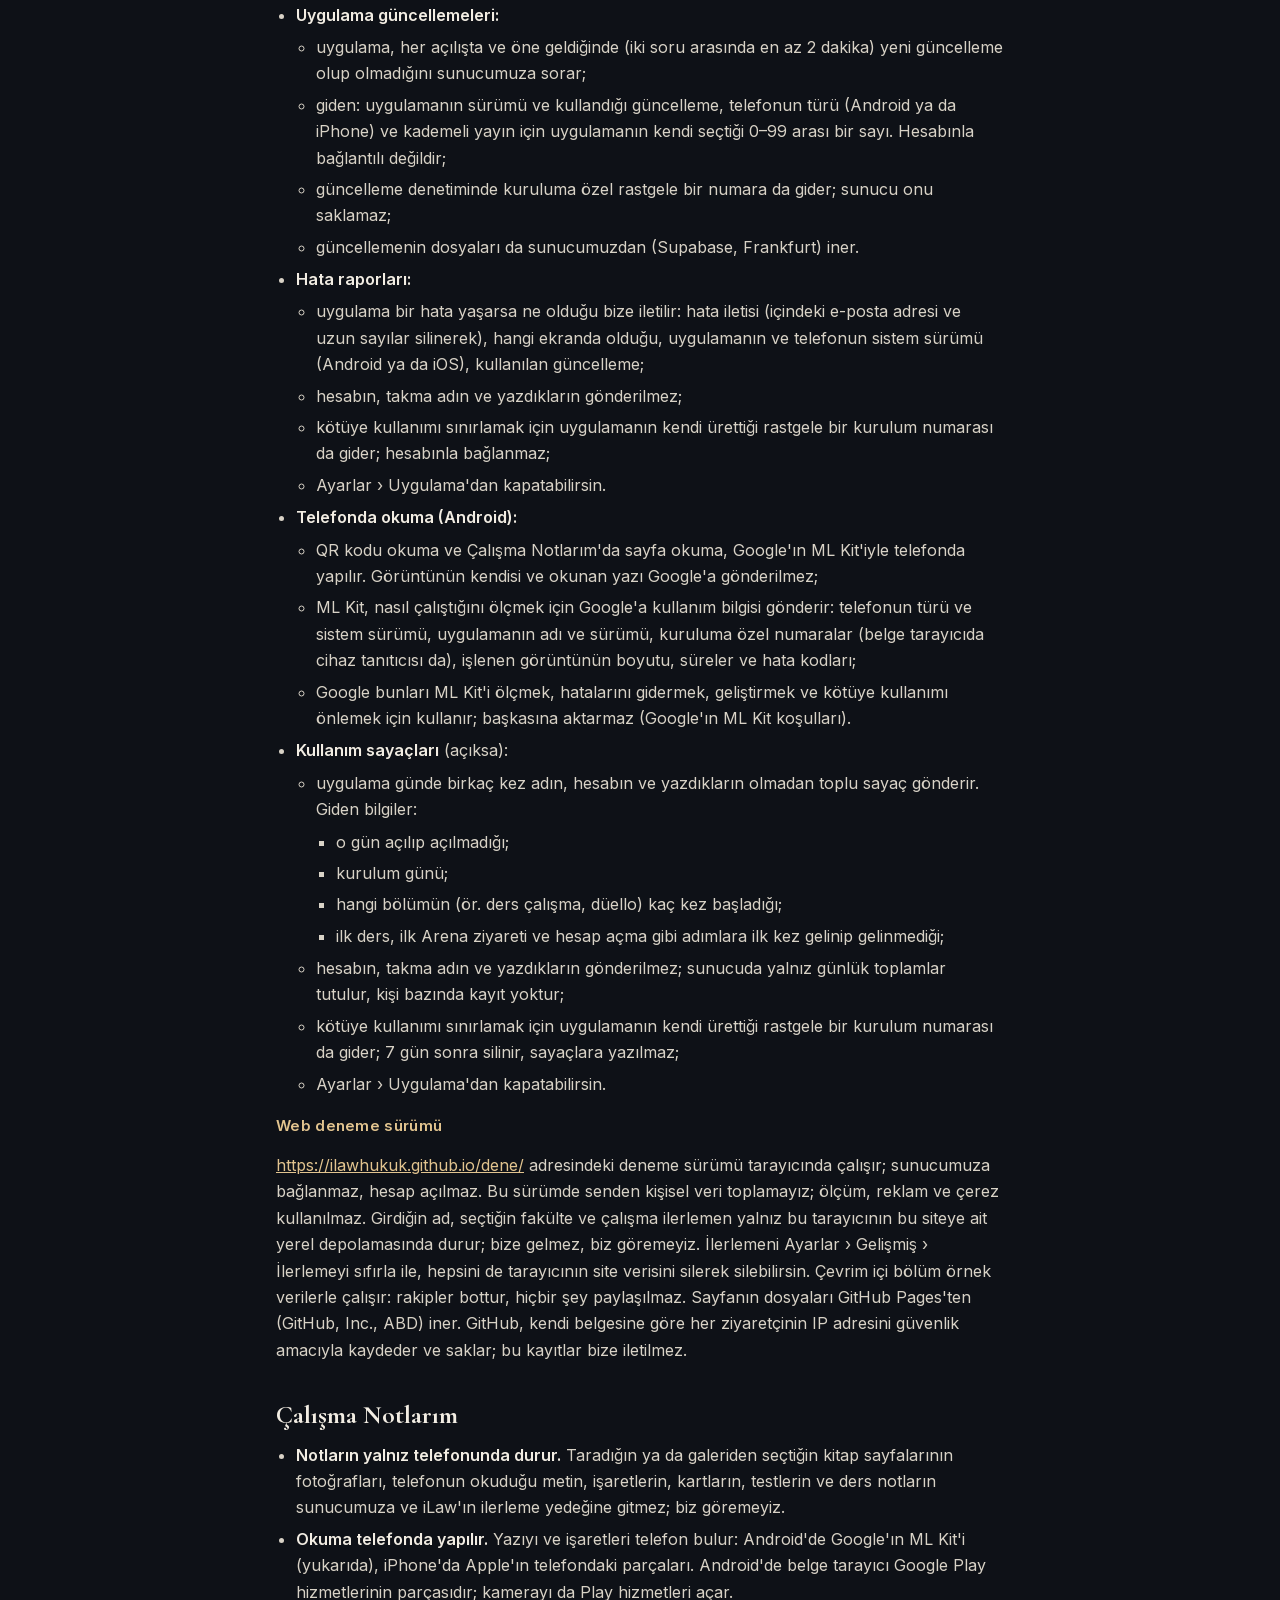
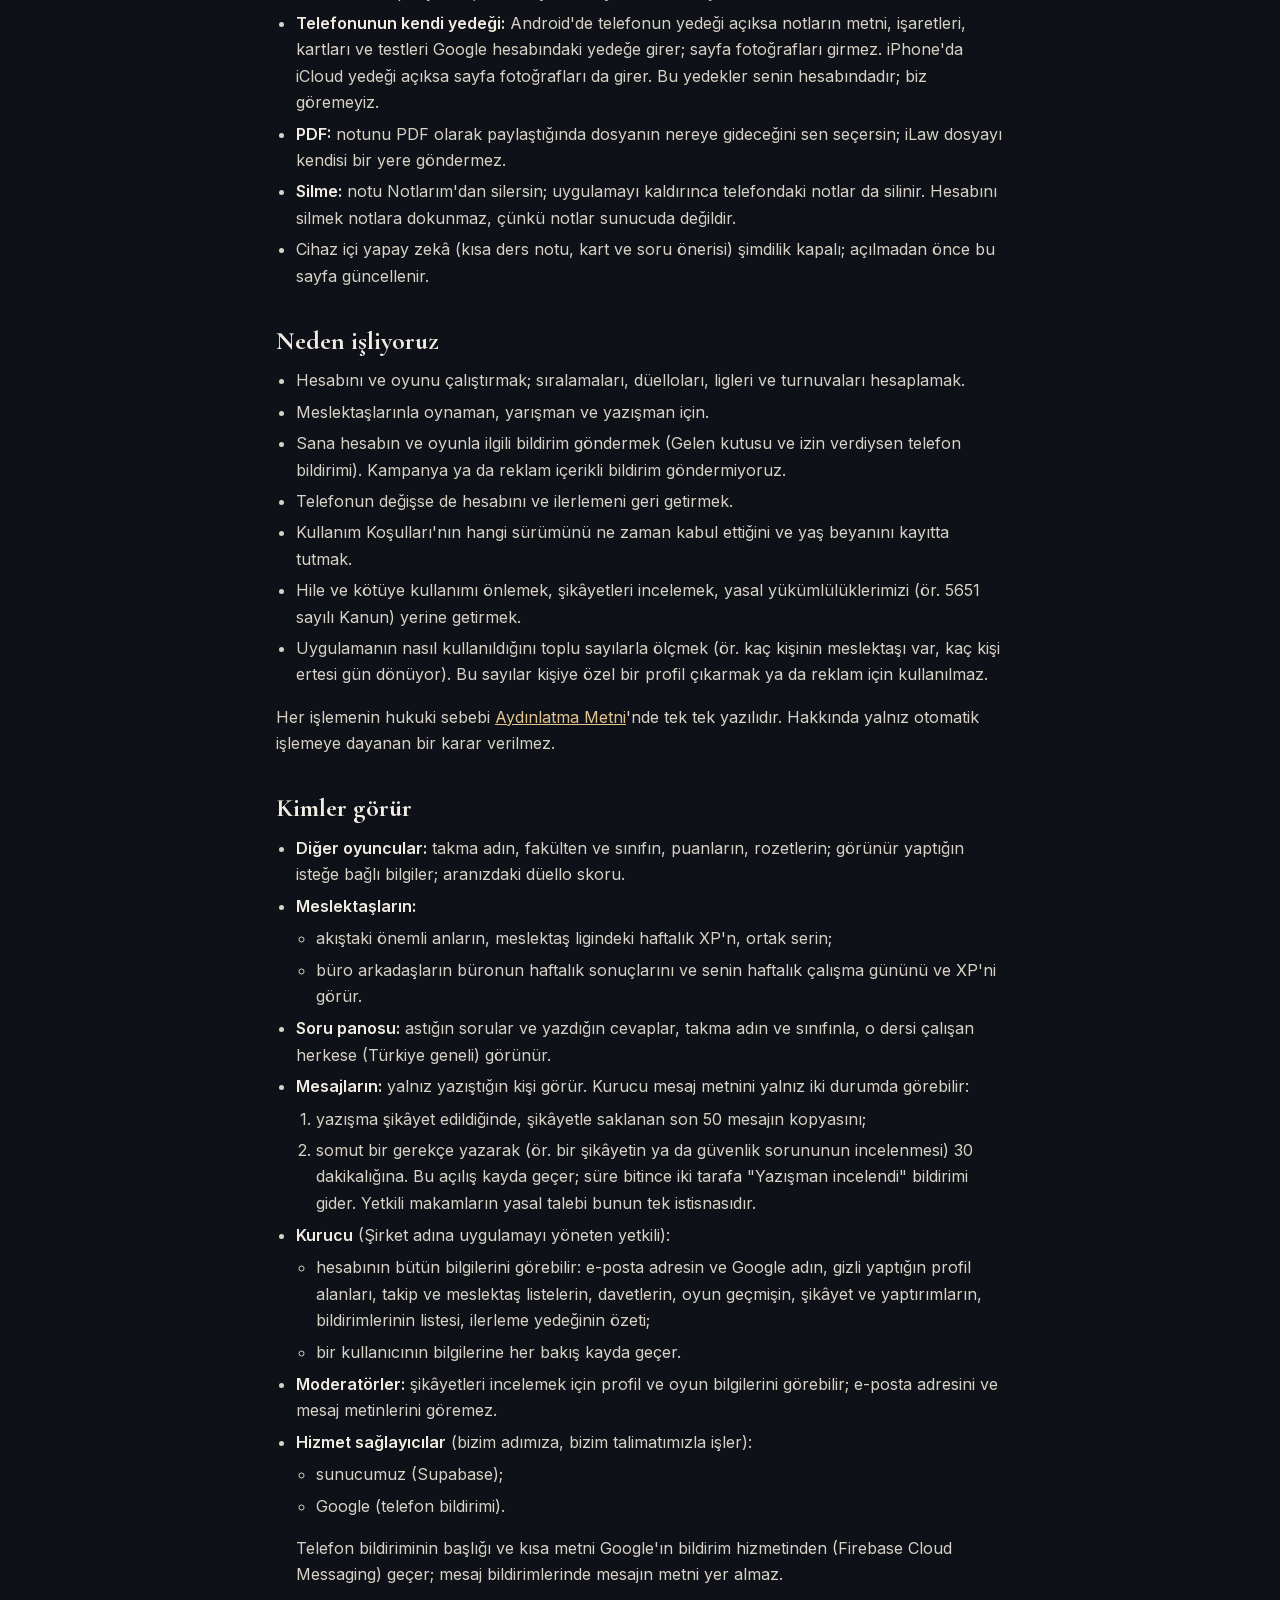
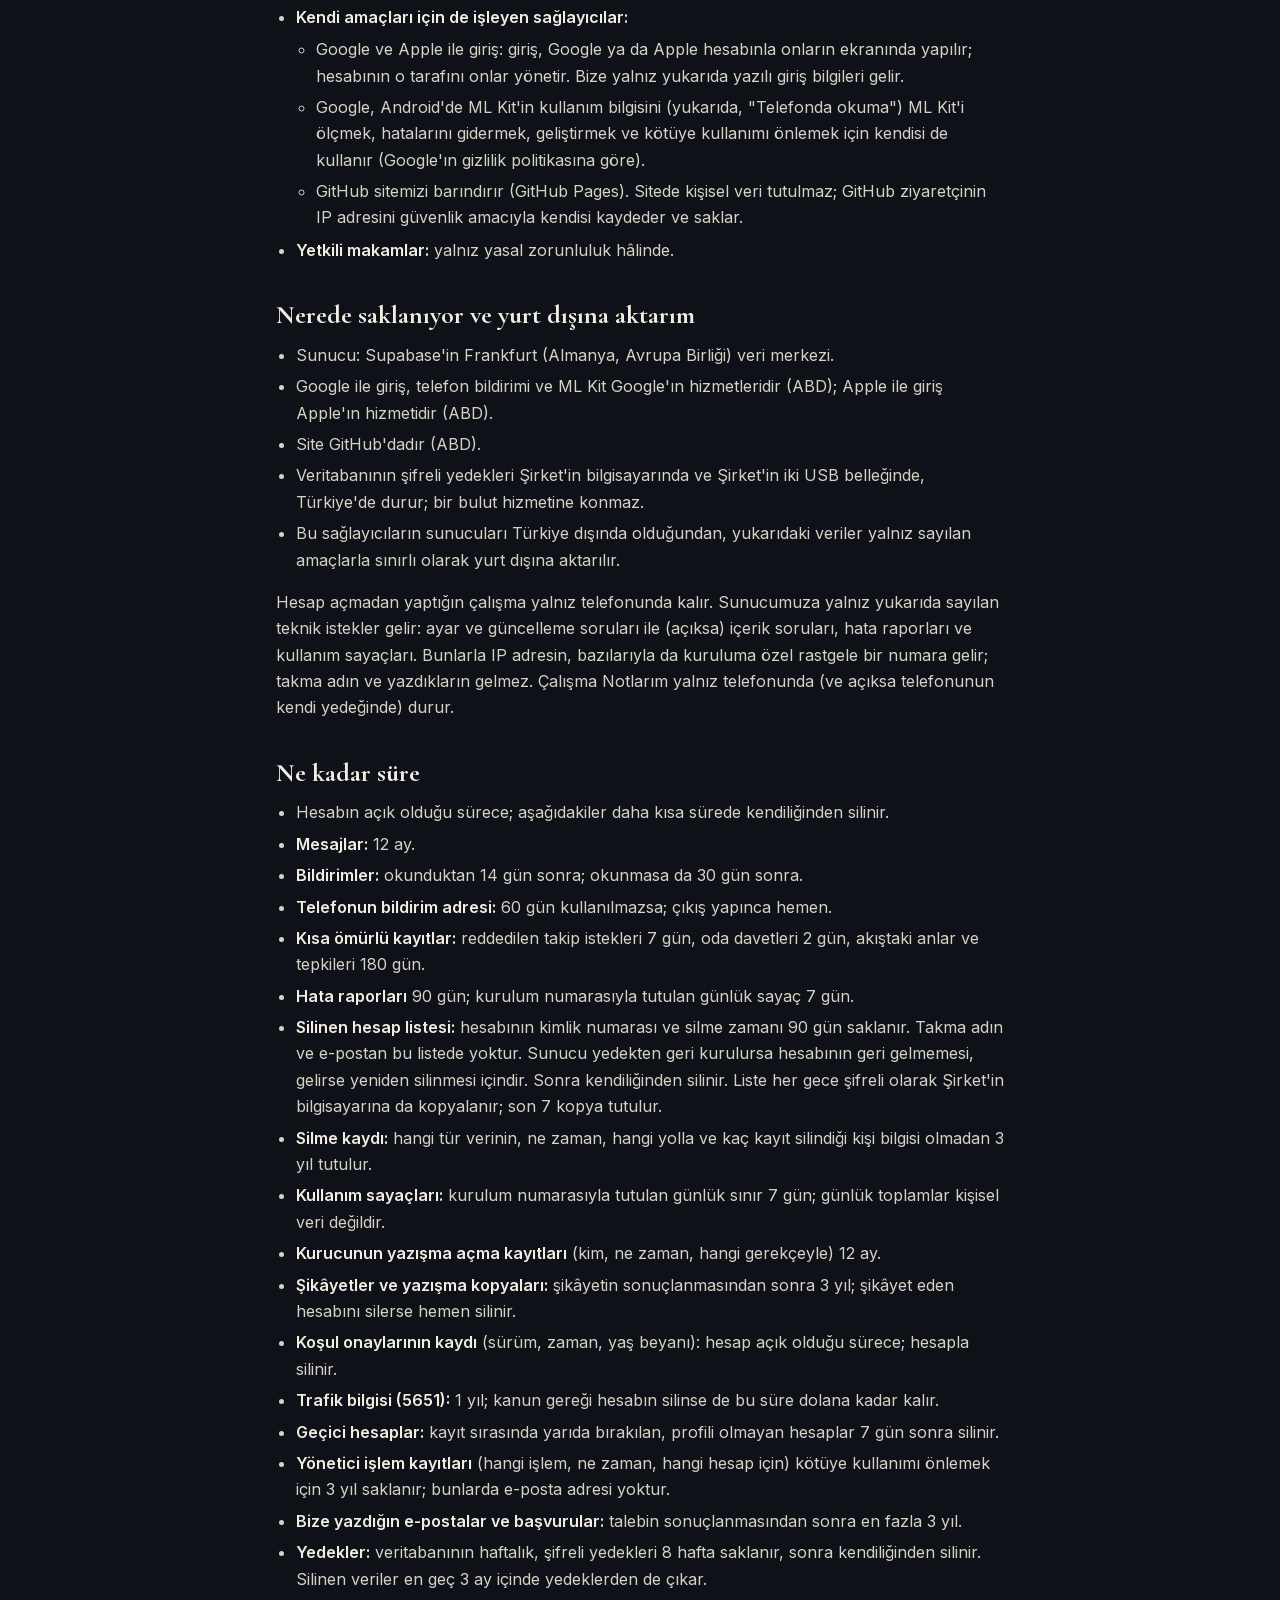
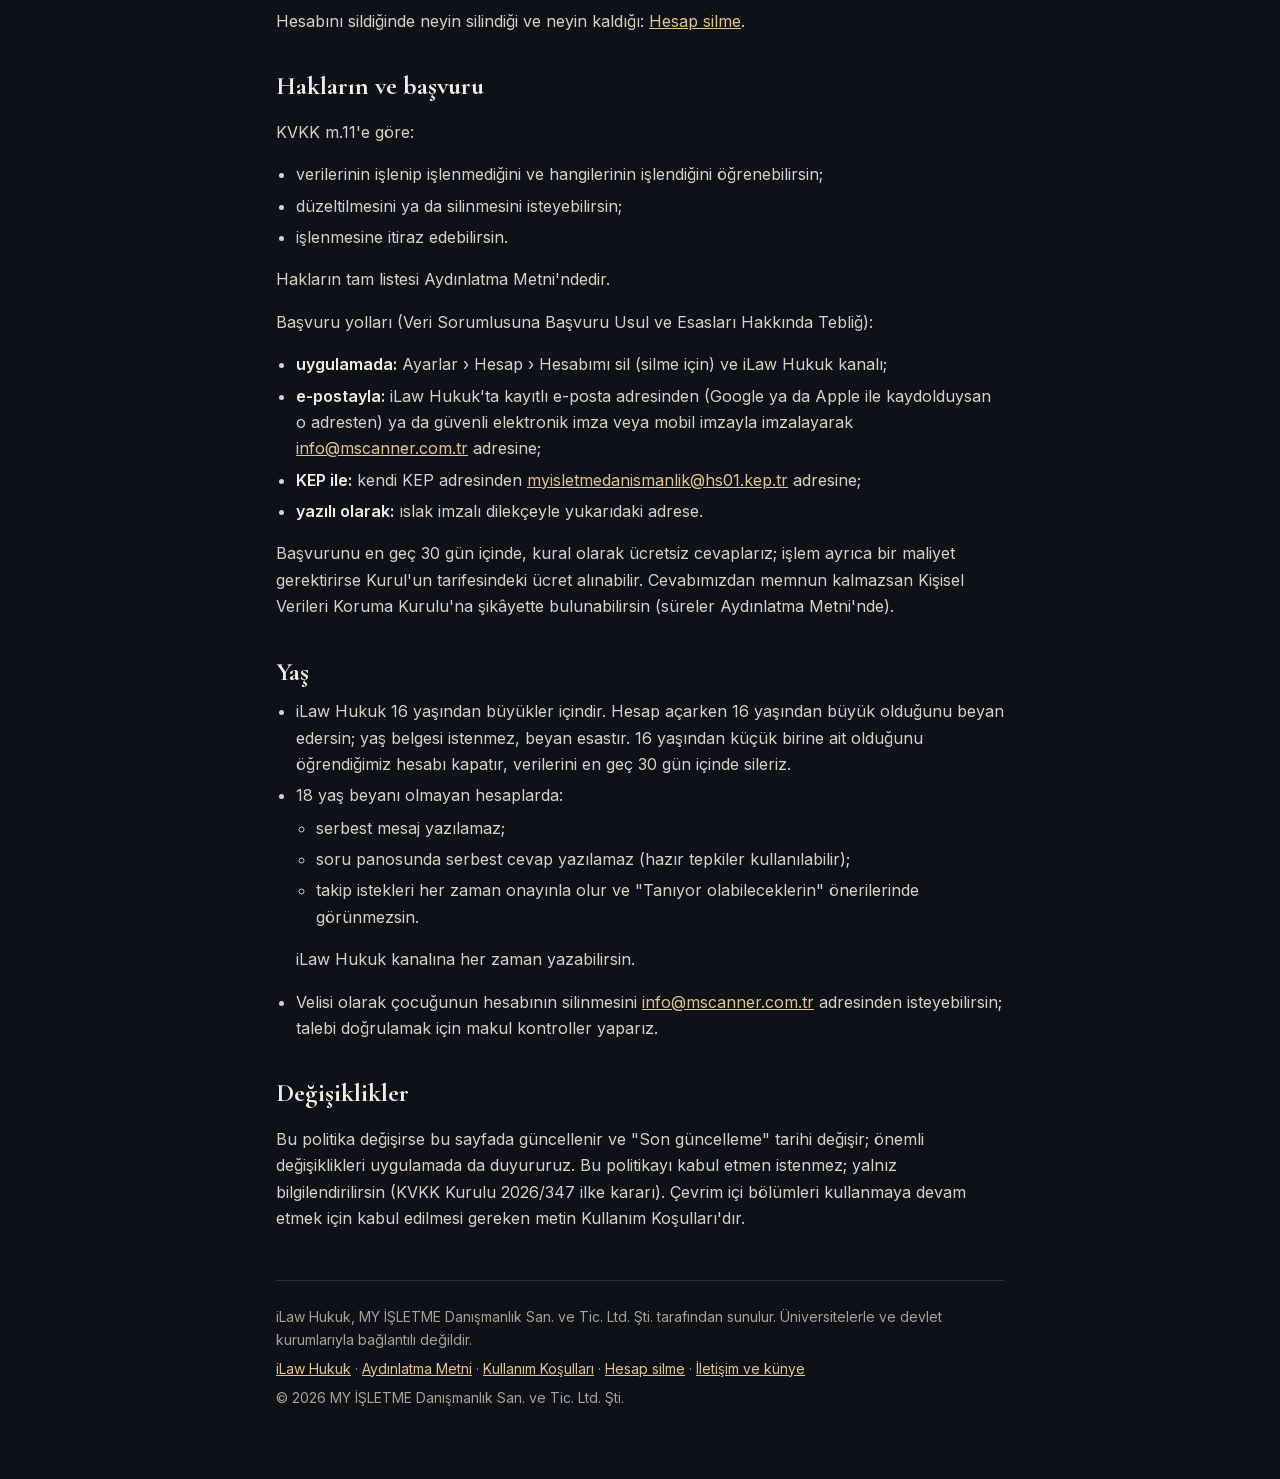
<file: gizlilik.html>
<!doctype html>
<html lang="tr">
<head>
<meta charset="utf-8">
<meta name="viewport" content="width=device-width, initial-scale=1">
<title>Gizlilik Politikası · iLaw Hukuk</title>
<meta name="description" content="iLaw Hukuk hangi kişisel verileri, neden ve nasıl işler; kimler görür, ne kadar saklanır, hakların.">
<link rel="icon" href="favicon.png">
<link rel="stylesheet" href="fonts/yazitipi.css">
<style>
  :root { --bg: #0E1117; --card: #161A22; --line: #2A303C; --ink: #F2EDE3; --soft: #D8D2C6; --muted: #A7A196; --brass: #C9A46A; --brass-light: #E2C48F; --warm: #1A1712; }
  * { box-sizing: border-box; }
  body { margin: 0; background: var(--bg); color: var(--soft); font: 16px/1.65 Inter, system-ui, sans-serif; }
  main { max-width: 760px; margin: 0 auto; padding: 32px 16px 64px; }
  a { color: var(--brass-light); overflow-wrap: anywhere; }
  header { display: flex; align-items: center; gap: 14px; margin-bottom: 28px; }
  header img { width: 52px; height: 52px; border-radius: 12px; }
  header a { text-decoration: none; color: inherit; }
  .brand { font: 700 26px/1 'Cormorant Garamond', serif; color: var(--brass); }
  .brand small { display: block; font: 600 11px/1.6 Inter, sans-serif; letter-spacing: 2.4px; color: var(--muted); }
  h1 { font: 700 40px/1.15 'Cormorant Garamond', serif; color: var(--ink); margin: 0 0 8px; }
  h2 { font: 700 26px/1.25 'Cormorant Garamond', serif; color: var(--ink); margin: 36px 0 10px; }
  h3 { font: 600 15px/1.4 Inter, sans-serif; color: var(--brass-light); margin: 18px 0 6px; letter-spacing: .3px; }
  .meta { color: var(--muted); font-size: 14px; margin: 0 0 18px; }
  ul, ol { padding-left: 20px; margin: 6px 0; }
  li { margin: 5px 0; }
  strong { color: var(--ink); font-weight: 600; }
  code { font-size: 14px; color: var(--ink); }
  .tablo { overflow-x: auto; margin: 10px 0; }
  table { border-collapse: collapse; width: 100%; font-size: 14px; }
  th, td { border: 1px solid var(--line); padding: 8px 10px; text-align: left; vertical-align: top; }
  th { color: var(--ink); background: var(--card); font-weight: 600; }
  footer { margin-top: 48px; padding-top: 18px; border-top: 1px solid var(--line); color: var(--muted); font-size: 14px; }
  footer p { margin: 6px 0; }
</style>
</head>
<body>
<main>
  <header>
    <a href="./"><img src="icon.png" alt="iLaw Hukuk simgesi"></a>
    <a href="./" class="brand">iLaw<small>HUKUK</small></a>
  </header>

  <h1>Gizlilik Politikası</h1>
  <p class="meta">Son güncelleme: 17 Kasım 2026 · Uygulama sürümü v0.14</p>

  <p>Bu metin, iLaw Hukuk uygulamasının ve sitesinin hangi kişisel verileri, neden ve nasıl işlediğini sade bir dille anlatır. 6698 sayılı Kişisel Verilerin Korunması Kanunu'na (KVKK) göre ayrıntılı bilgi, hukuki sebepler ve hakların <a href="aydinlatma.html">Aydınlatma Metni</a>'ndedir. Uygulamanın kuralları <a href="kosullar.html">Kullanım Koşulları</a>'ndadır.</p>
  <h2>Veri sorumlusu</h2>
  <p><strong>MY İŞLETME DANIŞMANLIK SANAYİ VE TİCARET LİMİTED ŞİRKETİ</strong> ("Şirket", "biz")</p>
  <ul>
    <li>Adres: Atatürk Mah. Fevzi Paşa Cad., Büyük Çarşı No 35, Kat 3, No 316, Merkez, Erzincan 24050</li>
    <li>MERSİS: 0627135184200001 · Erzincan Ticaret Sicili Müdürlüğü, sicil no 10080</li>
    <li>KEP: <a href="mailto:myisletmedanismanlik@hs01.kep.tr">myisletmedanismanlik@hs01.kep.tr</a></li>
    <li>E-posta: <a href="mailto:info@mscanner.com.tr">info@mscanner.com.tr</a></li>
  </ul>
  <p>Künyenin tamamı: <a href="kunye.html">İletişim ve künye</a>.</p>
  <h2>Kısaca</h2>
  <ul>
    <li>Hesap açmadan çalışırsan ilerlemen yalnız telefonunda durur; takma adın ve yazdıkların sunucumuza gitmez.</li>
    <li>Hesap açmasan da bazı teknik bilgiler gider. Ayar ve güncelleme soruları ile (açıksa) içerik soruları, hata raporları ve kullanım sayaçları sunucumuza gider. Güncelleme dosyaları da sunucumuzdan iner. Android'de ML Kit'in kullanım bilgisi Google'a gider. Bunlarla telefonunun IP adresi, bazılarıyla da kuruluma ya da cihaza özel numaralar gider; biz bu numaraları hesabınla bağlamayız. Ayrıntısı aşağıda, "Hesap açmasan da" bölümünde.</li>
    <li>Çalışma Notlarım'daki sayfa fotoğrafların ve notların yalnız telefonunda durur; sunucumuza gitmez, biz göremeyiz.</li>
    <li>Telefon numaranı, konumunu ve rehberini istemiyoruz. Uygulamada reklam yok.</li>
    <li>Verilerini satmıyoruz; reklam ya da pazarlama için kimseyle paylaşmıyoruz. Sana kampanya ya da reklam içerikli bildirim göndermiyoruz.</li>
    <li>Mesajlarını yalnız yazıştığın kişi görür. Kurucu yalnız şikâyette ya da gerekçe yazarak, kayda geçecek şekilde görebilir ve sana sonradan bildirilir.</li>
    <li>Hesabını istediğin an uygulamanın içinden silebilirsin.</li>
  </ul>
  <h2>Hangi verileri işliyoruz</h2>
  <h3>Arena'ya katıldığında ya da kaydolduğunda</h3>
  <ul>
    <li>Takma ad, fakülte ve sınıf (sıralamalarda, kapışmalarda ve meslektaş listelerinde görünür).</li>
    <li>Kabul ettiğin Kullanım Koşulları'nın sürümü ve zamanı; koşullar değişip yeni sürümü kabul ettiğinde onun da sürümü ve zamanı.</li>
    <li>16 yaşından büyük olduğuna dair beyanın ve zamanı.</li>
    <li>18 yaşından büyük olduğuna dair beyanın (isteğe bağlı; mesajlaşma için; uygulamadan verilir, 24 saat sonra geçerli olur, istediğin an geri alınır).</li>
    <li>İsteğe bağlı profil bilgileri: şehir, kısa tanıtım, kariyer hedefi, profil resmi (yüklediğin bir fotoğraf ya da uygulamadaki karakterlerden biri). Hangilerinin diğer oyunculara görüneceğini Ayarlar'dan sen seçersin.</li>
  </ul>
  <h3>Google ile kaydolduğunda ya da giriş yaptığında</h3>
  <ul>
    <li>Google hesabının e-posta adresi ve Google'ın giriş sırasında verdiği temel profil bilgileri (ad, profil resmi bağlantısı). Hesabına her telefondan geri dönebilmen için kullanılır; diğer oyunculara gösterilmez.</li>
  </ul>
  <h3>Apple ile kaydolduğunda ya da giriş yaptığında (iPhone)</h3>
  <ul>
    <li>Apple kimliğinin e-posta adresi (Apple'da "E-postamı Gizle"yi seçersen Apple'ın verdiği aktarma adresi) ve Apple'ın bu uygulama için verdiği kullanıcı numarası. Adın istenmez. Hesabına her iPhone'dan geri dönebilmen için kullanılır; diğer oyunculara gösterilmez.</li>
    <li>Hesabını sildiğinde Apple'daki bağlantının da kaldırılabilmesi için Apple'ın verdiği giriş anahtarı, hesabın açık olduğu sürece saklanır.</li>
  </ul>
  <h3>Uygulamayı kullanırken</h3>
  <ul>
    <li><strong>Oyun verileri:</strong>
      <ul>
        <li>Bilgi Puanı, haftalık XP;</li>
        <li>düello (ders, konu ve soru sayısıyla), oda ve turnuva sonuçları;</li>
        <li>kişiyle aranızdaki düello skoru, düellodan günlük kazandığın XP.</li>
      </ul>
    </li>
    <li><strong>Meslektaşlar:</strong>
      <ul>
        <li>takip ettiklerin, takipçilerin, takip isteklerin, meslektaşların (karşılıklı takip), engellediklerin;</li>
        <li>davet kodun, kimin davetiyle geldiğin ve kimleri davet ettiğin;</li>
        <li>QR ile bağlanma (QR kodu 10 dakika geçerlidir).</li>
      </ul>
    </li>
    <li><strong>Birlikte oynama:</strong>
      <ul>
        <li>meslektaş ligi sonuçların, ortak serilerin, oda davetleri;</li>
        <li>büro üyeliğin ve büronun haftalık sonuçları;</li>
        <li>hukuk ikilisi oyunlarının hamle ve sonuçları.</li>
      </ul>
    </li>
    <li><strong>Akış ve tepkiler:</strong> önemli anların (ör. kürsü galibiyeti, turnuvada ilk üç, yeni rozet, seri rekoru) ve bunlara verilen hazır tepkiler.</li>
    <li><strong>Mesajlar:</strong> meslektaşınla yazıştığın mesajların metni ve zamanı (yalnız 18 yaş beyanı verenler arasında).</li>
    <li><strong>Soru panosu:</strong> panoya astığın sorular, yazdığın cevaplar ve verdiğin hazır tepkiler.</li>
    <li><strong>iLaw Hukuk kanalı:</strong> bizimle yazışmaların ve duyuruların okunup okunmadığı.</li>
    <li><strong>Bildirimler:</strong>
      <ul>
        <li>Gelen kutundaki bildirimler, okunduğu ve açıldığı zaman;</li>
        <li>bildirim tercihlerin ve sessiz saat ayarın;</li>
        <li>telefon bildirimini açtıysan telefonunun bildirim adresi (Firebase anahtarı) ve uygulama sürümü.</li>
      </ul>
    </li>
    <li><strong>İlerleme yedeği:</strong> çalışma ilerlemen (çözdüğün sorular, tekrar zamanları, rozetler, seçtiğin tema). Yalnız sen ve kurucu (özet hâlinde) görebilir. Çalışma Notlarım yedeğe girmez.</li>
    <li><strong>Son görülme zamanı ve uygulama sürümü:</strong> uygulama açıkken dakikada bir kaydedilir; diğer oyunculara gösterilmez.</li>
    <li><strong>Şikâyetler ve yaptırımlar:</strong> gönderdiğin şikâyetler, hakkındaki şikâyetler, varsa yaptırım ve itirazların. Bir yazışma şikâyet edilirse son 50 mesajın kopyası şikâyetle birlikte saklanır.</li>
    <li><strong>Trafik bilgisi (5651 sayılı Kanun):</strong> başkalarının görebileceği bir içerik (mesaj, pano gönderisi, profil tanıtımı ya da fotoğrafı) eklediğinde IP adresin, zamanı ve içeriğin türü ile kimliği kaydedilir. Bu kayıt yalnız hukuka aykırı bir içerikle ilgili yetkili makam talebinde kullanılır; başka bir amaçla kullanılmaz ve kimseye gösterilmez.</li>
    <li><strong>Teknik kayıtlar:</strong> telefonundaki oturum anahtarları ve altyapı sağlayıcısının standart erişim kayıtları (ör. IP adresi).</li>
  </ul>
  <h3>Hesap açmasan da</h3>
  <p>Aşağıdaki isteklerin her birinde, her web isteğinde olduğu gibi, telefonunun IP adresi de isteğin gittiği yere (sunucumuz, GitHub ya da Google) ulaşır ve sağlayıcının standart erişim kayıtlarında kendi süresince kalır (bkz. "Teknik kayıtlar").</p>
  <ul>
    <li><strong>Ayar ve içerik soruları:</strong> uygulama açılışta ve belli aralıklarla hangi bölümlerin açık olduğunu ve sürüm ayarını sunucumuza sorar. Sürüm ayarına ulaşamazsa onu sitemizden okur. İçerik paketleri açıksa yeni içerik olup olmadığını da sorar ve yenisini indirir. Giden: uygulamanın sürümü ve içerik sorusunda kademeli yayın için 0–99 arası bir sayı; hesabınla bağlantılı değildir.</li>
    <li><strong>Uygulama güncellemeleri:</strong>
      <ul>
        <li>uygulama, her açılışta ve öne geldiğinde (iki soru arasında en az 2 dakika) yeni güncelleme olup olmadığını sunucumuza sorar;</li>
        <li>giden: uygulamanın sürümü ve kullandığı güncelleme, telefonun türü (Android ya da iPhone) ve kademeli yayın için uygulamanın kendi seçtiği 0–99 arası bir sayı. Hesabınla bağlantılı değildir;</li>
        <li>güncelleme denetiminde kuruluma özel rastgele bir numara da gider; sunucu onu saklamaz;</li>
        <li>güncellemenin dosyaları da sunucumuzdan (Supabase, Frankfurt) iner.</li>
      </ul>
    </li>
    <li><strong>Hata raporları:</strong>
      <ul>
        <li>uygulama bir hata yaşarsa ne olduğu bize iletilir: hata iletisi (içindeki e-posta adresi ve uzun sayılar silinerek), hangi ekranda olduğu, uygulamanın ve telefonun sistem sürümü (Android ya da iOS), kullanılan güncelleme;</li>
        <li>hesabın, takma adın ve yazdıkların gönderilmez;</li>
        <li>kötüye kullanımı sınırlamak için uygulamanın kendi ürettiği rastgele bir kurulum numarası da gider; hesabınla bağlanmaz;</li>
        <li>Ayarlar › Uygulama'dan kapatabilirsin.</li>
      </ul>
    </li>
    <li><strong>Telefonda okuma (Android):</strong>
      <ul>
        <li>QR kodu okuma ve Çalışma Notlarım'da sayfa okuma, Google'ın ML Kit'iyle telefonda yapılır. Görüntünün kendisi ve okunan yazı Google'a gönderilmez;</li>
        <li>ML Kit, nasıl çalıştığını ölçmek için Google'a kullanım bilgisi gönderir: telefonun türü ve sistem sürümü, uygulamanın adı ve sürümü, kuruluma özel numaralar (belge tarayıcıda cihaz tanıtıcısı da), işlenen görüntünün boyutu, süreler ve hata kodları;</li>
        <li>Google bunları ML Kit'i ölçmek, hatalarını gidermek, geliştirmek ve kötüye kullanımı önlemek için kullanır; başkasına aktarmaz (Google'ın ML Kit koşulları).</li>
      </ul>
    </li>
    <li><strong>Kullanım sayaçları</strong> (açıksa):
      <ul>
        <li>uygulama günde birkaç kez adın, hesabın ve yazdıkların olmadan toplu sayaç gönderir. Giden bilgiler:
          <ul>
            <li>o gün açılıp açılmadığı;</li>
            <li>kurulum günü;</li>
            <li>hangi bölümün (ör. ders çalışma, düello) kaç kez başladığı;</li>
            <li>ilk ders, ilk Arena ziyareti ve hesap açma gibi adımlara ilk kez gelinip gelinmediği;</li>
          </ul>
        </li>
        <li>hesabın, takma adın ve yazdıkların gönderilmez; sunucuda yalnız günlük toplamlar tutulur, kişi bazında kayıt yoktur;</li>
        <li>kötüye kullanımı sınırlamak için uygulamanın kendi ürettiği rastgele bir kurulum numarası da gider; 7 gün sonra silinir, sayaçlara yazılmaz;</li>
        <li>Ayarlar › Uygulama'dan kapatabilirsin.</li>
      </ul>
    </li>
  </ul>
  <h3>Web deneme sürümü</h3>
  <p><a href="https://ilawhukuk.github.io/dene/">https://ilawhukuk.github.io/dene/</a> adresindeki deneme sürümü tarayıcında çalışır; sunucumuza bağlanmaz, hesap açılmaz. Bu sürümde senden kişisel veri toplamayız; ölçüm, reklam ve çerez kullanılmaz. Girdiğin ad, seçtiğin fakülte ve çalışma ilerlemen yalnız bu tarayıcının bu siteye ait yerel depolamasında durur; bize gelmez, biz göremeyiz. İlerlemeni Ayarlar › Gelişmiş › İlerlemeyi sıfırla ile, hepsini de tarayıcının site verisini silerek silebilirsin. Çevrim içi bölüm örnek verilerle çalışır: rakipler bottur, hiçbir şey paylaşılmaz. Sayfanın dosyaları GitHub Pages'ten (GitHub, Inc., ABD) iner. GitHub, kendi belgesine göre her ziyaretçinin IP adresini güvenlik amacıyla kaydeder ve saklar; bu kayıtlar bize iletilmez.</p>
  <h2>Çalışma Notlarım</h2>
  <ul>
    <li><strong>Notların yalnız telefonunda durur.</strong> Taradığın ya da galeriden seçtiğin kitap sayfalarının fotoğrafları, telefonun okuduğu metin, işaretlerin, kartların, testlerin ve ders notların sunucumuza ve iLaw'ın ilerleme yedeğine gitmez; biz göremeyiz.</li>
    <li><strong>Okuma telefonda yapılır.</strong> Yazıyı ve işaretleri telefon bulur: Android'de Google'ın ML Kit'i (yukarıda), iPhone'da Apple'ın telefondaki parçaları. Android'de belge tarayıcı Google Play hizmetlerinin parçasıdır; kamerayı da Play hizmetleri açar.</li>
    <li><strong>Telefonunun kendi yedeği:</strong> Android'de telefonun yedeği açıksa notların metni, işaretleri, kartları ve testleri Google hesabındaki yedeğe girer; sayfa fotoğrafları girmez. iPhone'da iCloud yedeği açıksa sayfa fotoğrafları da girer. Bu yedekler senin hesabındadır; biz göremeyiz.</li>
    <li><strong>PDF:</strong> notunu PDF olarak paylaştığında dosyanın nereye gideceğini sen seçersin; iLaw dosyayı kendisi bir yere göndermez.</li>
    <li><strong>Silme:</strong> notu Notlarım'dan silersin; uygulamayı kaldırınca telefondaki notlar da silinir. Hesabını silmek notlara dokunmaz, çünkü notlar sunucuda değildir.</li>
    <li>Cihaz içi yapay zekâ (kısa ders notu, kart ve soru önerisi) şimdilik kapalı; açılmadan önce bu sayfa güncellenir.</li>
  </ul>
  <h2>Neden işliyoruz</h2>
  <ul>
    <li>Hesabını ve oyunu çalıştırmak; sıralamaları, düelloları, ligleri ve turnuvaları hesaplamak.</li>
    <li>Meslektaşlarınla oynaman, yarışman ve yazışman için.</li>
    <li>Sana hesabın ve oyunla ilgili bildirim göndermek (Gelen kutusu ve izin verdiysen telefon bildirimi). Kampanya ya da reklam içerikli bildirim göndermiyoruz.</li>
    <li>Telefonun değişse de hesabını ve ilerlemeni geri getirmek.</li>
    <li>Kullanım Koşulları'nın hangi sürümünü ne zaman kabul ettiğini ve yaş beyanını kayıtta tutmak.</li>
    <li>Hile ve kötüye kullanımı önlemek, şikâyetleri incelemek, yasal yükümlülüklerimizi (ör. 5651 sayılı Kanun) yerine getirmek.</li>
    <li>Uygulamanın nasıl kullanıldığını toplu sayılarla ölçmek (ör. kaç kişinin meslektaşı var, kaç kişi ertesi gün dönüyor). Bu sayılar kişiye özel bir profil çıkarmak ya da reklam için kullanılmaz.</li>
  </ul>
  <p>Her işlemenin hukuki sebebi <a href="aydinlatma.html">Aydınlatma Metni</a>'nde tek tek yazılıdır. Hakkında yalnız otomatik işlemeye dayanan bir karar verilmez.</p>
  <h2>Kimler görür</h2>
  <ul>
    <li><strong>Diğer oyuncular:</strong> takma adın, fakülten ve sınıfın, puanların, rozetlerin; görünür yaptığın isteğe bağlı bilgiler; aranızdaki düello skoru.</li>
    <li><strong>Meslektaşların:</strong>
      <ul>
        <li>akıştaki önemli anların, meslektaş ligindeki haftalık XP'n, ortak serin;</li>
        <li>büro arkadaşların büronun haftalık sonuçlarını ve senin haftalık çalışma gününü ve XP'ni görür.</li>
      </ul>
    </li>
    <li><strong>Soru panosu:</strong> astığın sorular ve yazdığın cevaplar, takma adın ve sınıfınla, o dersi çalışan herkese (Türkiye geneli) görünür.</li>
    <li><strong>Mesajların:</strong> yalnız yazıştığın kişi görür. Kurucu mesaj metnini yalnız iki durumda görebilir:
      <ol>
        <li>yazışma şikâyet edildiğinde, şikâyetle saklanan son 50 mesajın kopyasını;</li>
        <li>somut bir gerekçe yazarak (ör. bir şikâyetin ya da güvenlik sorununun incelenmesi) 30 dakikalığına. Bu açılış kayda geçer; süre bitince iki tarafa "Yazışman incelendi" bildirimi gider. Yetkili makamların yasal talebi bunun tek istisnasıdır.</li>
      </ol>
    </li>
    <li><strong>Kurucu</strong> (Şirket adına uygulamayı yöneten yetkili):
      <ul>
        <li>hesabının bütün bilgilerini görebilir: e-posta adresin ve Google adın, gizli yaptığın profil alanları, takip ve meslektaş listelerin, davetlerin, oyun geçmişin, şikâyet ve yaptırımların, bildirimlerinin listesi, ilerleme yedeğinin özeti;</li>
        <li>bir kullanıcının bilgilerine her bakış kayda geçer.</li>
      </ul>
    </li>
    <li><strong>Moderatörler:</strong> şikâyetleri incelemek için profil ve oyun bilgilerini görebilir; e-posta adresini ve mesaj metinlerini göremez.</li>
    <li><strong>Hizmet sağlayıcılar</strong> (bizim adımıza, bizim talimatımızla işler):
      <ul>
        <li>sunucumuz (Supabase);</li>
        <li>Google (telefon bildirimi).</li>
      </ul>
      <p>Telefon bildiriminin başlığı ve kısa metni Google'ın bildirim hizmetinden (Firebase Cloud Messaging) geçer; mesaj bildirimlerinde mesajın metni yer almaz.</p>
    </li>
    <li><strong>Kendi amaçları için de işleyen sağlayıcılar:</strong>
      <ul>
        <li>Google ve Apple ile giriş: giriş, Google ya da Apple hesabınla onların ekranında yapılır; hesabının o tarafını onlar yönetir. Bize yalnız yukarıda yazılı giriş bilgileri gelir.</li>
        <li>Google, Android'de ML Kit'in kullanım bilgisini (yukarıda, "Telefonda okuma") ML Kit'i ölçmek, hatalarını gidermek, geliştirmek ve kötüye kullanımı önlemek için kendisi de kullanır (Google'ın gizlilik politikasına göre).</li>
        <li>GitHub sitemizi barındırır (GitHub Pages). Sitede kişisel veri tutulmaz; GitHub ziyaretçinin IP adresini güvenlik amacıyla kendisi kaydeder ve saklar.</li>
      </ul>
    </li>
    <li><strong>Yetkili makamlar:</strong> yalnız yasal zorunluluk hâlinde.</li>
  </ul>
  <h2>Nerede saklanıyor ve yurt dışına aktarım</h2>
  <ul>
    <li>Sunucu: Supabase'in Frankfurt (Almanya, Avrupa Birliği) veri merkezi.</li>
    <li>Google ile giriş, telefon bildirimi ve ML Kit Google'ın hizmetleridir (ABD); Apple ile giriş Apple'ın hizmetidir (ABD).</li>
    <li>Site GitHub'dadır (ABD).</li>
    <li>Veritabanının şifreli yedekleri Şirket'in bilgisayarında ve Şirket'in iki USB belleğinde, Türkiye'de durur; bir bulut hizmetine konmaz.</li>
    <li>Bu sağlayıcıların sunucuları Türkiye dışında olduğundan, yukarıdaki veriler yalnız sayılan amaçlarla sınırlı olarak yurt dışına aktarılır.</li>
  </ul>
  <p>Hesap açmadan yaptığın çalışma yalnız telefonunda kalır. Sunucumuza yalnız yukarıda sayılan teknik istekler gelir: ayar ve güncelleme soruları ile (açıksa) içerik soruları, hata raporları ve kullanım sayaçları. Bunlarla IP adresin, bazılarıyla da kuruluma özel rastgele bir numara gelir; takma adın ve yazdıkların gelmez. Çalışma Notlarım yalnız telefonunda (ve açıksa telefonunun kendi yedeğinde) durur.</p>
  <h2>Ne kadar süre</h2>
  <ul>
    <li>Hesabın açık olduğu sürece; aşağıdakiler daha kısa sürede kendiliğinden silinir.</li>
    <li><strong>Mesajlar:</strong> 12 ay.</li>
    <li><strong>Bildirimler:</strong> okunduktan 14 gün sonra; okunmasa da 30 gün sonra.</li>
    <li><strong>Telefonun bildirim adresi:</strong> 60 gün kullanılmazsa; çıkış yapınca hemen.</li>
    <li><strong>Kısa ömürlü kayıtlar:</strong> reddedilen takip istekleri 7 gün, oda davetleri 2 gün, akıştaki anlar ve tepkileri 180 gün.</li>
    <li><strong>Hata raporları</strong> 90 gün; kurulum numarasıyla tutulan günlük sayaç 7 gün.</li>
    <li><strong>Silinen hesap listesi:</strong> hesabının kimlik numarası ve silme zamanı 90 gün saklanır. Takma adın ve e-postan bu listede yoktur. Sunucu yedekten geri kurulursa hesabının geri gelmemesi, gelirse yeniden silinmesi içindir. Sonra kendiliğinden silinir. Liste her gece şifreli olarak Şirket'in bilgisayarına da kopyalanır; son 7 kopya tutulur.</li>
    <li><strong>Silme kaydı:</strong> hangi tür verinin, ne zaman, hangi yolla ve kaç kayıt silindiği kişi bilgisi olmadan 3 yıl tutulur.</li>
    <li><strong>Kullanım sayaçları:</strong> kurulum numarasıyla tutulan günlük sınır 7 gün; günlük toplamlar kişisel veri değildir.</li>
    <li><strong>Kurucunun yazışma açma kayıtları</strong> (kim, ne zaman, hangi gerekçeyle) 12 ay.</li>
    <li><strong>Şikâyetler ve yazışma kopyaları:</strong> şikâyetin sonuçlanmasından sonra 3 yıl; şikâyet eden hesabını silerse hemen silinir.</li>
    <li><strong>Koşul onaylarının kaydı</strong> (sürüm, zaman, yaş beyanı): hesap açık olduğu sürece; hesapla silinir.</li>
    <li><strong>Trafik bilgisi (5651):</strong> 1 yıl; kanun gereği hesabın silinse de bu süre dolana kadar kalır.</li>
    <li><strong>Geçici hesaplar:</strong> kayıt sırasında yarıda bırakılan, profili olmayan hesaplar 7 gün sonra silinir.</li>
    <li><strong>Yönetici işlem kayıtları</strong> (hangi işlem, ne zaman, hangi hesap için) kötüye kullanımı önlemek için 3 yıl saklanır; bunlarda e-posta adresi yoktur.</li>
    <li><strong>Bize yazdığın e-postalar ve başvurular:</strong> talebin sonuçlanmasından sonra en fazla 3 yıl.</li>
    <li><strong>Yedekler:</strong> veritabanının haftalık, şifreli yedekleri 8 hafta saklanır, sonra kendiliğinden silinir. Silinen veriler en geç 3 ay içinde yedeklerden de çıkar.</li>
  </ul>
  <p>Hesabını sildiğinde neyin silindiği ve neyin kaldığı: <a href="hesap-silme.html">Hesap silme</a>.</p>
  <h2>Hakların ve başvuru</h2>
  <p>KVKK m.11'e göre:</p>
  <ul>
    <li>verilerinin işlenip işlenmediğini ve hangilerinin işlendiğini öğrenebilirsin;</li>
    <li>düzeltilmesini ya da silinmesini isteyebilirsin;</li>
    <li>işlenmesine itiraz edebilirsin.</li>
  </ul>
  <p>Hakların tam listesi Aydınlatma Metni'ndedir.</p>
  <p>Başvuru yolları (Veri Sorumlusuna Başvuru Usul ve Esasları Hakkında Tebliğ):</p>
  <ul>
    <li><strong>uygulamada:</strong> Ayarlar › Hesap › Hesabımı sil (silme için) ve iLaw Hukuk kanalı;</li>
    <li><strong>e-postayla:</strong> iLaw Hukuk'ta kayıtlı e-posta adresinden (Google ya da Apple ile kaydolduysan o adresten) ya da güvenli elektronik imza veya mobil imzayla imzalayarak <a href="mailto:info@mscanner.com.tr">info@mscanner.com.tr</a> adresine;</li>
    <li><strong>KEP ile:</strong> kendi KEP adresinden <a href="mailto:myisletmedanismanlik@hs01.kep.tr">myisletmedanismanlik@hs01.kep.tr</a> adresine;</li>
    <li><strong>yazılı olarak:</strong> ıslak imzalı dilekçeyle yukarıdaki adrese.</li>
  </ul>
  <p>Başvurunu en geç 30 gün içinde, kural olarak ücretsiz cevaplarız; işlem ayrıca bir maliyet gerektirirse Kurul'un tarifesindeki ücret alınabilir. Cevabımızdan memnun kalmazsan Kişisel Verileri Koruma Kurulu'na şikâyette bulunabilirsin (süreler Aydınlatma Metni'nde).</p>
  <h2>Yaş</h2>
  <ul>
    <li>iLaw Hukuk 16 yaşından büyükler içindir. Hesap açarken 16 yaşından büyük olduğunu beyan edersin; yaş belgesi istenmez, beyan esastır. 16 yaşından küçük birine ait olduğunu öğrendiğimiz hesabı kapatır, verilerini en geç 30 gün içinde sileriz.</li>
    <li>18 yaş beyanı olmayan hesaplarda:
      <ul>
        <li>serbest mesaj yazılamaz;</li>
        <li>soru panosunda serbest cevap yazılamaz (hazır tepkiler kullanılabilir);</li>
        <li>takip istekleri her zaman onayınla olur ve "Tanıyor olabileceklerin" önerilerinde görünmezsin.</li>
      </ul>
      <p>iLaw Hukuk kanalına her zaman yazabilirsin.</p>
    </li>
    <li>Velisi olarak çocuğunun hesabının silinmesini <a href="mailto:info@mscanner.com.tr">info@mscanner.com.tr</a> adresinden isteyebilirsin; talebi doğrulamak için makul kontroller yaparız.</li>
  </ul>
  <h2>Değişiklikler</h2>
  <p>Bu politika değişirse bu sayfada güncellenir ve "Son güncelleme" tarihi değişir; önemli değişiklikleri uygulamada da duyururuz. Bu politikayı kabul etmen istenmez; yalnız bilgilendirilirsin (KVKK Kurulu 2026/347 ilke kararı). Çevrim içi bölümleri kullanmaya devam etmek için kabul edilmesi gereken metin Kullanım Koşulları'dır.</p>

  <footer>
    <p>iLaw Hukuk, MY İŞLETME Danışmanlık San. ve Tic. Ltd. Şti. tarafından sunulur.
Üniversitelerle ve devlet kurumlarıyla bağlantılı değildir.</p>
    <p><a href="./">iLaw Hukuk</a> · <a href="aydinlatma.html">Aydınlatma Metni</a> · <a href="kosullar.html">Kullanım Koşulları</a> · <a href="hesap-silme.html">Hesap silme</a> · <a href="kunye.html">İletişim ve künye</a></p>
    <p>© 2026 MY İŞLETME Danışmanlık San. ve Tic. Ltd. Şti.</p>
  </footer>
</main>
</body>
</html>
</file>
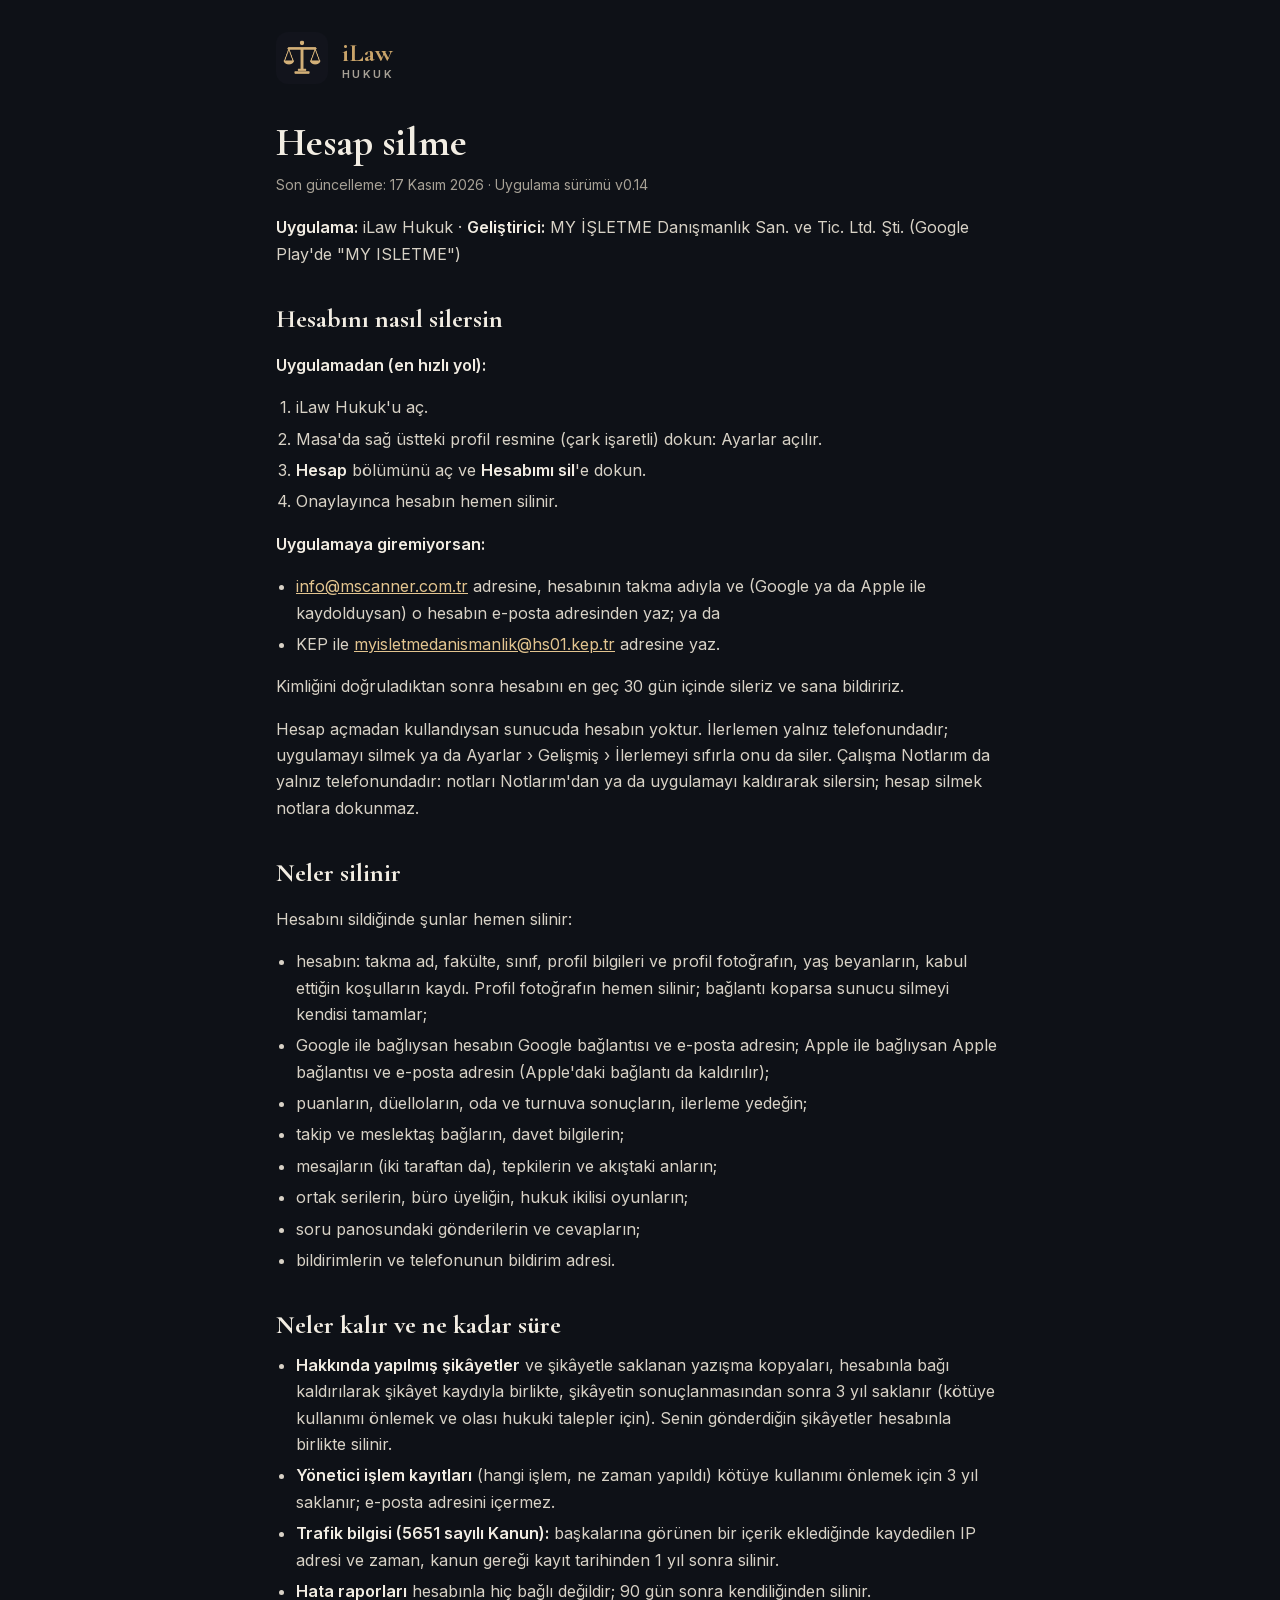
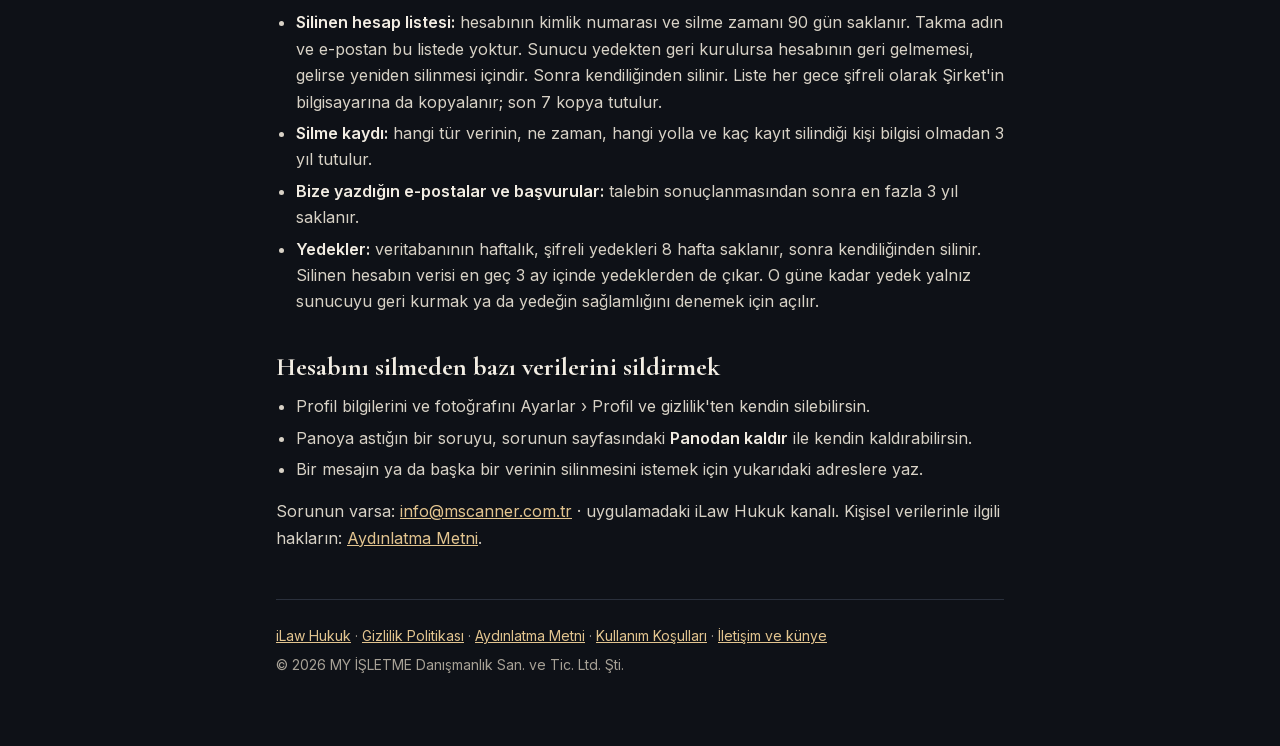
<file: hesap-silme.html>
<!doctype html>
<html lang="tr">
<head>
<meta charset="utf-8">
<meta name="viewport" content="width=device-width, initial-scale=1">
<title>Hesap silme · iLaw Hukuk</title>
<meta name="description" content="iLaw Hukuk hesabını silme adımları; silinen ve saklanan veriler, süreler.">
<link rel="icon" href="favicon.png">
<link rel="stylesheet" href="fonts/yazitipi.css">
<style>
  :root { --bg: #0E1117; --card: #161A22; --line: #2A303C; --ink: #F2EDE3; --soft: #D8D2C6; --muted: #A7A196; --brass: #C9A46A; --brass-light: #E2C48F; --warm: #1A1712; }
  * { box-sizing: border-box; }
  body { margin: 0; background: var(--bg); color: var(--soft); font: 16px/1.65 Inter, system-ui, sans-serif; }
  main { max-width: 760px; margin: 0 auto; padding: 32px 16px 64px; }
  a { color: var(--brass-light); overflow-wrap: anywhere; }
  header { display: flex; align-items: center; gap: 14px; margin-bottom: 28px; }
  header img { width: 52px; height: 52px; border-radius: 12px; }
  header a { text-decoration: none; color: inherit; }
  .brand { font: 700 26px/1 'Cormorant Garamond', serif; color: var(--brass); }
  .brand small { display: block; font: 600 11px/1.6 Inter, sans-serif; letter-spacing: 2.4px; color: var(--muted); }
  h1 { font: 700 40px/1.15 'Cormorant Garamond', serif; color: var(--ink); margin: 0 0 8px; }
  h2 { font: 700 26px/1.25 'Cormorant Garamond', serif; color: var(--ink); margin: 36px 0 10px; }
  h3 { font: 600 15px/1.4 Inter, sans-serif; color: var(--brass-light); margin: 18px 0 6px; letter-spacing: .3px; }
  .meta { color: var(--muted); font-size: 14px; margin: 0 0 18px; }
  ul, ol { padding-left: 20px; margin: 6px 0; }
  li { margin: 5px 0; }
  strong { color: var(--ink); font-weight: 600; }
  code { font-size: 14px; color: var(--ink); }
  .tablo { overflow-x: auto; margin: 10px 0; }
  table { border-collapse: collapse; width: 100%; font-size: 14px; }
  th, td { border: 1px solid var(--line); padding: 8px 10px; text-align: left; vertical-align: top; }
  th { color: var(--ink); background: var(--card); font-weight: 600; }
  footer { margin-top: 48px; padding-top: 18px; border-top: 1px solid var(--line); color: var(--muted); font-size: 14px; }
  footer p { margin: 6px 0; }
</style>
</head>
<body>
<main>
  <header>
    <a href="./"><img src="icon.png" alt="iLaw Hukuk simgesi"></a>
    <a href="./" class="brand">iLaw<small>HUKUK</small></a>
  </header>

  <h1>Hesap silme</h1>
  <p class="meta">Son güncelleme: 17 Kasım 2026 · Uygulama sürümü v0.14</p>

  <p><strong>Uygulama:</strong> iLaw Hukuk · <strong>Geliştirici:</strong> MY İŞLETME Danışmanlık San. ve Tic. Ltd. Şti. (Google Play'de "MY ISLETME")</p>
  <h2>Hesabını nasıl silersin</h2>
  <p><strong>Uygulamadan (en hızlı yol):</strong></p>
  <ol>
    <li>iLaw Hukuk'u aç.</li>
    <li>Masa'da sağ üstteki profil resmine (çark işaretli) dokun: Ayarlar açılır.</li>
    <li><strong>Hesap</strong> bölümünü aç ve <strong>Hesabımı sil</strong>'e dokun.</li>
    <li>Onaylayınca hesabın hemen silinir.</li>
  </ol>
  <p><strong>Uygulamaya giremiyorsan:</strong></p>
  <ul>
    <li><a href="mailto:info@mscanner.com.tr">info@mscanner.com.tr</a> adresine, hesabının takma adıyla ve (Google ya da Apple ile kaydolduysan) o hesabın e-posta adresinden yaz; ya da</li>
    <li>KEP ile <a href="mailto:myisletmedanismanlik@hs01.kep.tr">myisletmedanismanlik@hs01.kep.tr</a> adresine yaz.</li>
  </ul>
  <p>Kimliğini doğruladıktan sonra hesabını en geç 30 gün içinde sileriz ve sana bildiririz.</p>
  <p>Hesap açmadan kullandıysan sunucuda hesabın yoktur. İlerlemen yalnız telefonundadır; uygulamayı silmek ya da Ayarlar › Gelişmiş › İlerlemeyi sıfırla onu da siler. Çalışma Notlarım da yalnız telefonundadır: notları Notlarım'dan ya da uygulamayı kaldırarak silersin; hesap silmek notlara dokunmaz.</p>
  <h2>Neler silinir</h2>
  <p>Hesabını sildiğinde şunlar hemen silinir:</p>
  <ul>
    <li>hesabın: takma ad, fakülte, sınıf, profil bilgileri ve profil fotoğrafın, yaş beyanların, kabul ettiğin koşulların kaydı. Profil fotoğrafın hemen silinir; bağlantı koparsa sunucu silmeyi kendisi tamamlar;</li>
    <li>Google ile bağlıysan hesabın Google bağlantısı ve e-posta adresin; Apple ile bağlıysan Apple bağlantısı ve e-posta adresin (Apple'daki bağlantı da kaldırılır);</li>
    <li>puanların, düelloların, oda ve turnuva sonuçların, ilerleme yedeğin;</li>
    <li>takip ve meslektaş bağların, davet bilgilerin;</li>
    <li>mesajların (iki taraftan da), tepkilerin ve akıştaki anların;</li>
    <li>ortak serilerin, büro üyeliğin, hukuk ikilisi oyunların;</li>
    <li>soru panosundaki gönderilerin ve cevapların;</li>
    <li>bildirimlerin ve telefonunun bildirim adresi.</li>
  </ul>
  <h2>Neler kalır ve ne kadar süre</h2>
  <ul>
    <li><strong>Hakkında yapılmış şikâyetler</strong> ve şikâyetle saklanan yazışma kopyaları, hesabınla bağı kaldırılarak şikâyet kaydıyla birlikte, şikâyetin sonuçlanmasından sonra 3 yıl saklanır (kötüye kullanımı önlemek ve olası hukuki talepler için). Senin gönderdiğin şikâyetler hesabınla birlikte silinir.</li>
    <li><strong>Yönetici işlem kayıtları</strong> (hangi işlem, ne zaman yapıldı) kötüye kullanımı önlemek için 3 yıl saklanır; e-posta adresini içermez.</li>
    <li><strong>Trafik bilgisi (5651 sayılı Kanun):</strong> başkalarına görünen bir içerik eklediğinde kaydedilen IP adresi ve zaman, kanun gereği kayıt tarihinden 1 yıl sonra silinir.</li>
    <li><strong>Hata raporları</strong> hesabınla hiç bağlı değildir; 90 gün sonra kendiliğinden silinir.</li>
    <li><strong>Silinen hesap listesi:</strong> hesabının kimlik numarası ve silme zamanı 90 gün saklanır. Takma adın ve e-postan bu listede yoktur. Sunucu yedekten geri kurulursa hesabının geri gelmemesi, gelirse yeniden silinmesi içindir. Sonra kendiliğinden silinir. Liste her gece şifreli olarak Şirket'in bilgisayarına da kopyalanır; son 7 kopya tutulur.</li>
    <li><strong>Silme kaydı:</strong> hangi tür verinin, ne zaman, hangi yolla ve kaç kayıt silindiği kişi bilgisi olmadan 3 yıl tutulur.</li>
    <li><strong>Bize yazdığın e-postalar ve başvurular:</strong> talebin sonuçlanmasından sonra en fazla 3 yıl saklanır.</li>
    <li><strong>Yedekler:</strong> veritabanının haftalık, şifreli yedekleri 8 hafta saklanır, sonra kendiliğinden silinir. Silinen hesabın verisi en geç 3 ay içinde yedeklerden de çıkar. O güne kadar yedek yalnız sunucuyu geri kurmak ya da yedeğin sağlamlığını denemek için açılır.</li>
  </ul>
  <h2>Hesabını silmeden bazı verilerini sildirmek</h2>
  <ul>
    <li>Profil bilgilerini ve fotoğrafını Ayarlar › Profil ve gizlilik'ten kendin silebilirsin.</li>
    <li>Panoya astığın bir soruyu, sorunun sayfasındaki <strong>Panodan kaldır</strong> ile kendin kaldırabilirsin.</li>
    <li>Bir mesajın ya da başka bir verinin silinmesini istemek için yukarıdaki adreslere yaz.</li>
  </ul>
  <p>Sorunun varsa: <a href="mailto:info@mscanner.com.tr">info@mscanner.com.tr</a> · uygulamadaki iLaw Hukuk kanalı. Kişisel verilerinle ilgili hakların: <a href="aydinlatma.html">Aydınlatma Metni</a>.</p>

  <footer>
    <p><a href="./">iLaw Hukuk</a> · <a href="gizlilik.html">Gizlilik Politikası</a> · <a href="aydinlatma.html">Aydınlatma Metni</a> · <a href="kosullar.html">Kullanım Koşulları</a> · <a href="kunye.html">İletişim ve künye</a></p>
    <p>© 2026 MY İŞLETME Danışmanlık San. ve Tic. Ltd. Şti.</p>
  </footer>
</main>
</body>
</html>
</file>
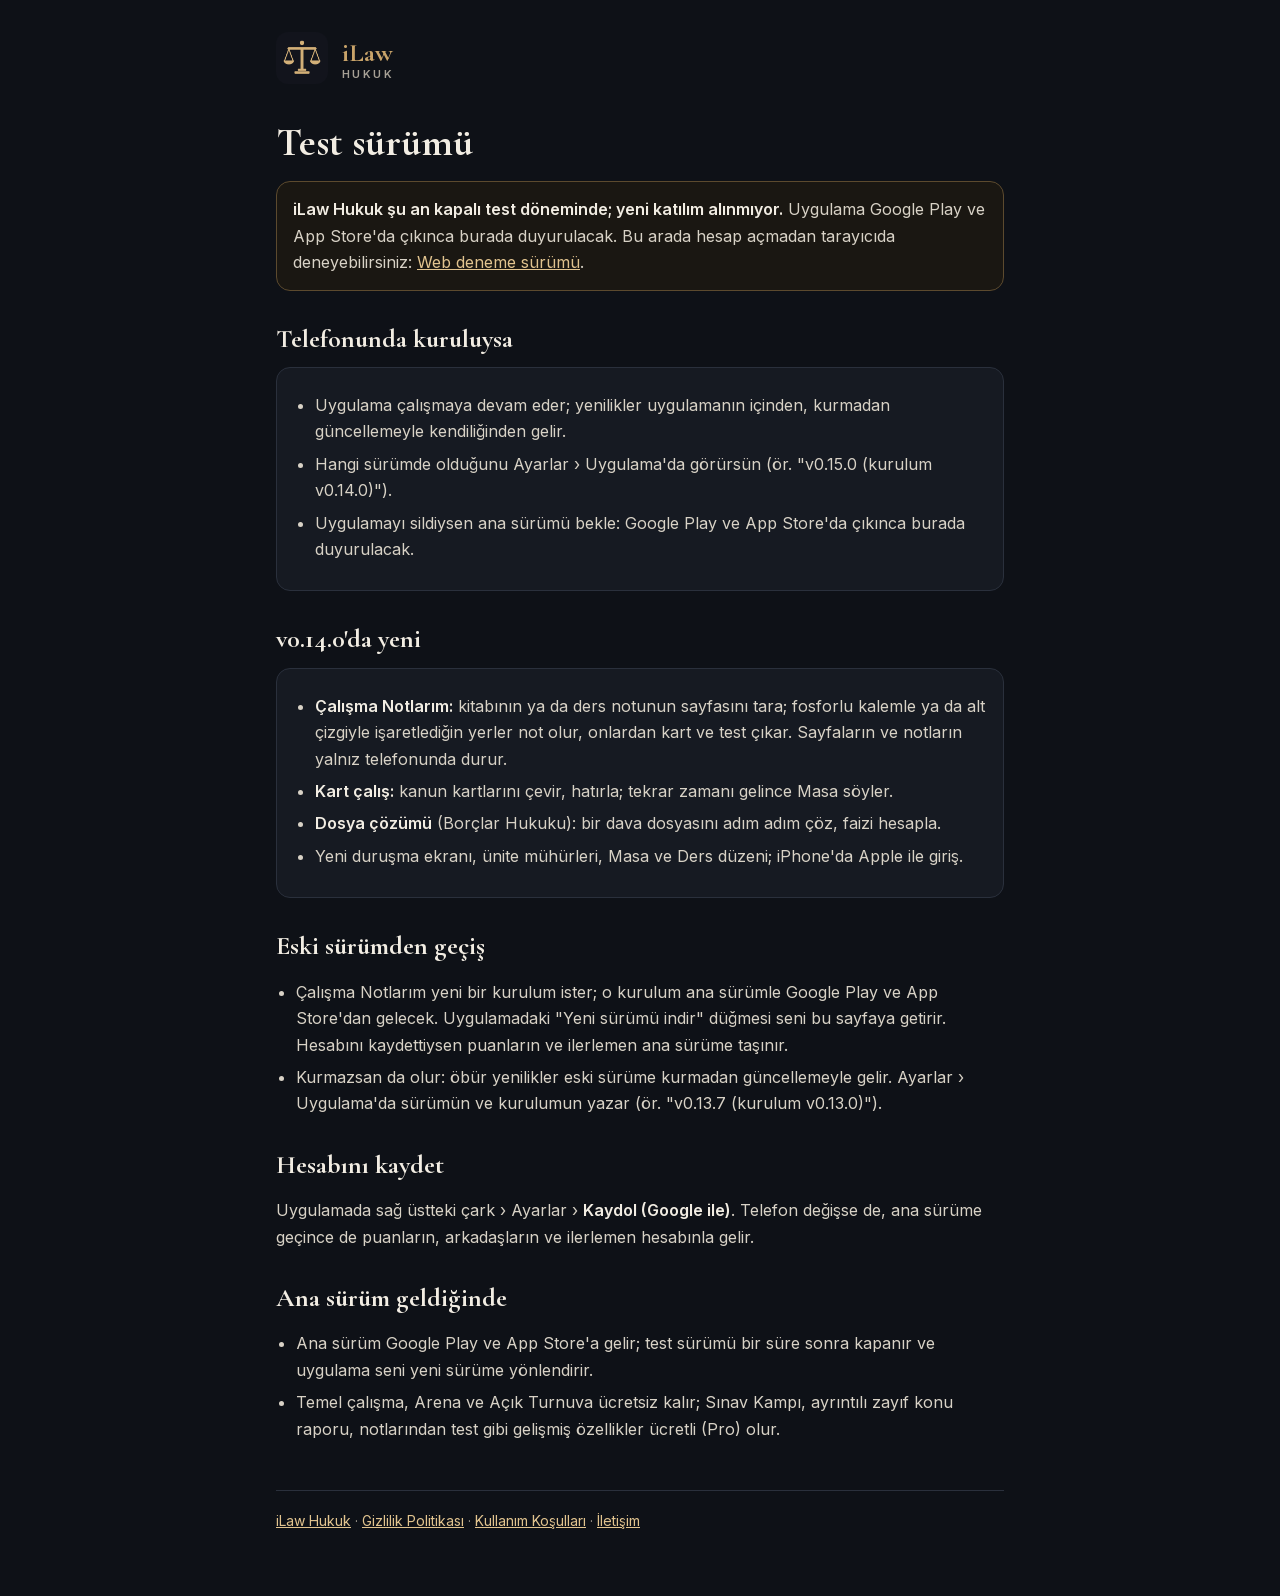
<file: indir.html>
<!doctype html>
<html lang="tr">
<head>
<meta charset="utf-8">
<meta name="viewport" content="width=device-width, initial-scale=1">
<title>İndir · iLaw Hukuk</title>
<meta name="description" content="iLaw Hukuk test sürümü: güncellemeler ve hesap kaydı (Android ve iPhone).">
<link rel="icon" href="favicon.png">
<link rel="stylesheet" href="fonts/yazitipi.css">
<style>
  :root { --bg: #0E1117; --card: #161A22; --line: #2A303C; --ink: #F2EDE3; --soft: #D8D2C6; --muted: #A7A196; --brass: #C9A46A; --brass-light: #E2C48F; --warm: #1A1712; }
  * { box-sizing: border-box; }
  body { margin: 0; background: var(--bg); color: var(--soft); font: 16px/1.65 Inter, system-ui, sans-serif; }
  main { max-width: 760px; margin: 0 auto; padding: 32px 16px 64px; }
  a { color: var(--brass-light); }
  header { display: flex; align-items: center; gap: 14px; margin-bottom: 28px; }
  header img { width: 52px; height: 52px; border-radius: 12px; }
  header a { text-decoration: none; color: inherit; }
  .brand { font: 700 26px/1 'Cormorant Garamond', serif; color: var(--brass); }
  .brand small { display: block; font: 600 11px/1.6 Inter, sans-serif; letter-spacing: 2.4px; color: var(--muted); }
  h1 { font: 700 40px/1.15 'Cormorant Garamond', serif; color: var(--ink); margin: 0 0 8px; }
  h2 { font: 700 26px/1.25 'Cormorant Garamond', serif; color: var(--ink); margin: 32px 0 10px; }
  .note { background: var(--warm); border: 1px solid #5C4A2E; border-radius: 14px; padding: 14px 16px; }
  .card { background: var(--card); border: 1px solid var(--line); border-radius: 14px; padding: 8px 18px 12px; margin-top: 12px; }
  ol, ul { padding-left: 20px; } li { margin: 6px 0; }
  strong { color: var(--ink); font-weight: 600; }
  footer { margin-top: 48px; padding-top: 18px; border-top: 1px solid var(--line); color: var(--muted); font-size: 14px; }
</style>
</head>
<body>
<main>
  <header>
    <a href="./"><img src="icon.png" alt="iLaw Hukuk simgesi"></a>
    <a href="./" class="brand">iLaw<small>HUKUK</small></a>
  </header>

  <h1>Test sürümü</h1>
  <p class="note"><strong>iLaw Hukuk şu an kapalı test döneminde; yeni katılım alınmıyor.</strong> Uygulama Google Play
    ve App Store'da çıkınca burada duyurulacak. Bu arada hesap açmadan tarayıcıda deneyebilirsiniz:
    <a href="dene/">Web deneme sürümü</a>.</p>

  <h2>Telefonunda kuruluysa</h2>
  <div class="card">
    <ul>
      <li>Uygulama çalışmaya devam eder; yenilikler uygulamanın içinden, kurmadan güncellemeyle kendiliğinden gelir.</li>
      <li>Hangi sürümde olduğunu Ayarlar › Uygulama'da görürsün (ör. "v0.15.0 (kurulum v0.14.0)").</li>
      <li>Uygulamayı sildiysen ana sürümü bekle: Google Play ve App Store'da çıkınca burada duyurulacak.</li>
    </ul>
  </div>
  <div data-goster="v014" hidden>
  <h2>v0.14.0'da yeni</h2>
  <div class="card">
    <ul>
      <li><strong>Çalışma Notlarım:</strong> kitabının ya da ders notunun sayfasını tara; fosforlu kalemle ya da alt çizgiyle
        işaretlediğin yerler not olur, onlardan kart ve test çıkar. Sayfaların ve notların yalnız telefonunda durur.</li>
      <li><strong>Kart çalış:</strong> kanun kartlarını çevir, hatırla; tekrar zamanı gelince Masa söyler.</li>
      <li><strong>Dosya çözümü</strong> (Borçlar Hukuku): bir dava dosyasını adım adım çöz, faizi hesapla.</li>
      <li>Yeni duruşma ekranı, ünite mühürleri, Masa ve Ders düzeni; iPhone'da Apple ile giriş.</li>
    </ul>
  </div>
  <h2>Eski sürümden geçiş</h2>
  <ul>
    <li>Çalışma Notlarım yeni bir kurulum ister; o kurulum ana sürümle Google Play ve App Store'dan gelecek. Uygulamadaki
      "Yeni sürümü indir" düğmesi seni bu sayfaya getirir. Hesabını kaydettiysen puanların ve ilerlemen ana sürüme taşınır.</li>
    <li>Kurmazsan da olur: öbür yenilikler eski sürüme kurmadan güncellemeyle gelir. Ayarlar › Uygulama'da sürümün ve
      kurulumun yazar (ör. "v0.13.7 (kurulum v0.13.0)").</li>
  </ul>
  </div>
  <div data-goster="iphone" hidden>
  <h2>iPhone</h2>
  <div class="card">
    <ul>
      <li>TestFlight'tan kurduysan güncellemeler TestFlight'tan ve uygulamanın kendi kurmadan güncellemesiyle gelir.</li>
    </ul>
  </div>
  </div>

  <h2>Hesabını kaydet</h2>
  <p>Uygulamada sağ üstteki çark › Ayarlar › <strong>Kaydol (Google ile)</strong><span data-goster="iphone" hidden>; iPhone'da Apple ile de
    kaydolabilirsin</span>. Telefon değişse de, ana sürüme
    geçince de puanların, arkadaşların ve ilerlemen hesabınla gelir.</p>

  <h2>Ana sürüm geldiğinde</h2>
  <ul>
    <li>Ana sürüm Google Play ve App Store'a gelir; test sürümü bir süre sonra kapanır ve uygulama seni yeni sürüme
      yönlendirir.</li>
    <li>Temel çalışma, Arena ve Açık Turnuva ücretsiz kalır; Sınav Kampı, ayrıntılı zayıf konu raporu, notlarından test
      gibi gelişmiş özellikler ücretli (Pro) olur.</li>
  </ul>

  <footer>
    <a href="./">iLaw Hukuk</a> · <a href="gizlilik.html">Gizlilik Politikası</a> · <a href="kosullar.html">Kullanım Koşulları</a> · <a href="mailto:info@mscanner.com.tr">İletişim</a>
  </footer>
</main>
<script>
  // Sürüme bağlı bölümler sürüm ayarından (surum.json): sayfa her an yayımlanabilir, bölümler zamanı gelince görünür.
  //   v0.14 bölümleri: latest.version 0.14.0 ya da sonrası olunca;
  //   iPhone bölümü: ios.url TestFlight bağlantısı olunca (bağlantı sayfada gösterilmez; yeni katılım alınmıyor).
  const sonra = (a, b) => { const x = String(a).split('.').map(Number), y = b.split('.').map(Number);
    for (let i = 0; i < 3; i++) if ((x[i] || 0) !== y[i]) return (x[i] || 0) > y[i]; return true; };
  const goster = ad => document.querySelectorAll(`[data-goster="${ad}"]`).forEach(e => { e.hidden = false; });
  fetch('surum.json', { cache: 'no-store' }).then(r => r.json()).then(c => {
    if (c && c.latest && sonra(c.latest.version, '0.14.0')) goster('v014');
    const url = c && c.ios && c.ios.url;
    if (url && /^https:\/\/testflight\.apple\.com\//.test(url)) goster('iphone');
  }).catch(() => {});
</script>
</body>
</html>
</file>
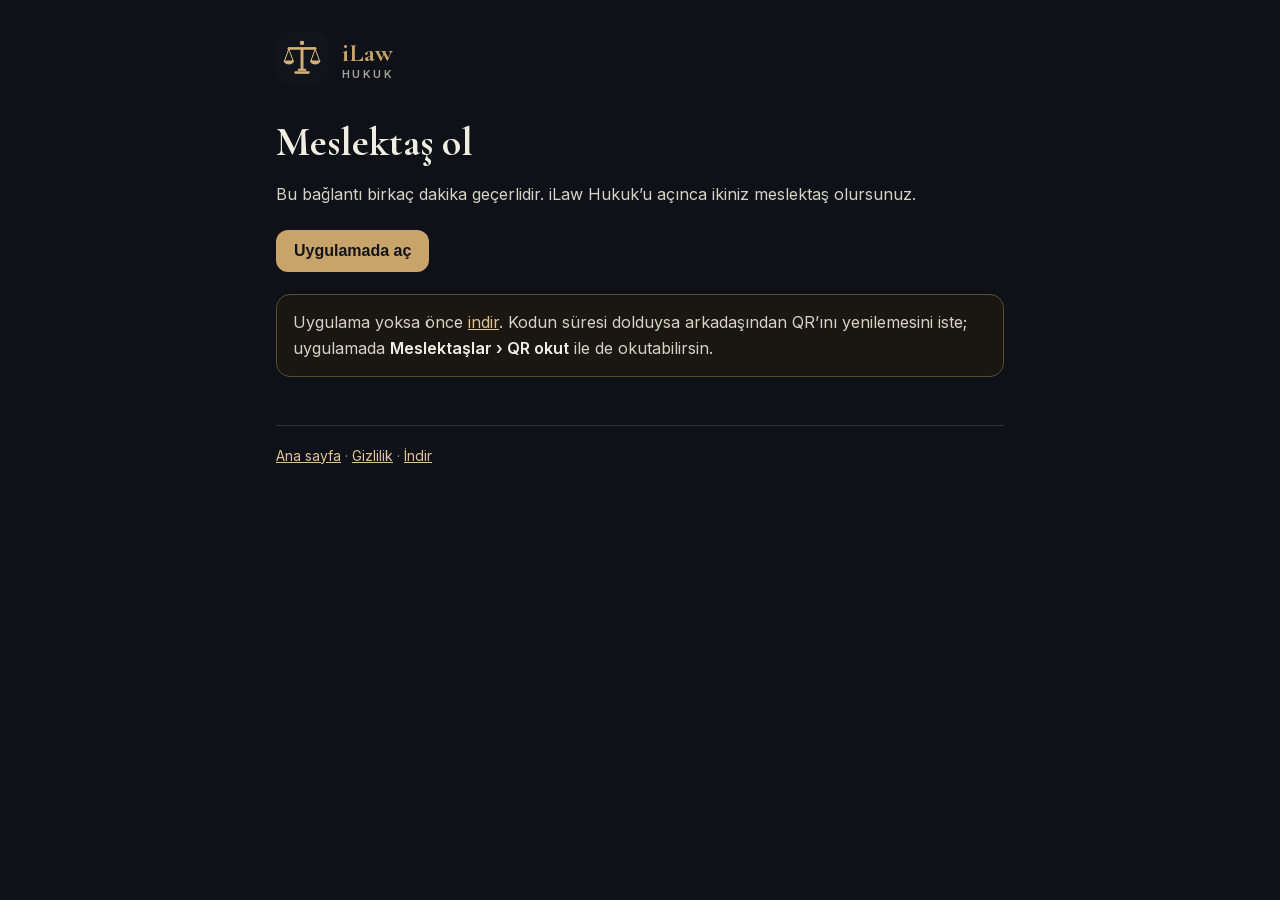
<file: kisi.html>
<!doctype html>
<html lang="tr">
<head>
<meta charset="utf-8">
<meta name="viewport" content="width=device-width, initial-scale=1">
<title>Meslektaş bağlantısı · iLaw Hukuk</title>
<meta name="description" content="iLaw Hukuk’ta meslektaş olmak için uygulamada aç.">
<link rel="icon" href="favicon.png">
<link rel="stylesheet" href="fonts/yazitipi.css">
<style>
  :root { --bg: #0E1117; --card: #161A22; --line: #2A303C; --ink: #F2EDE3; --soft: #D8D2C6; --muted: #A7A196; --brass: #C9A46A; --brass-light: #E2C48F; --warm: #1A1712; }
  * { box-sizing: border-box; }
  body { margin: 0; background: var(--bg); color: var(--soft); font: 16px/1.65 Inter, system-ui, sans-serif; }
  main { max-width: 760px; margin: 0 auto; padding: 32px 16px 64px; }
  a { color: var(--brass-light); }
  header { display: flex; align-items: center; gap: 14px; margin-bottom: 28px; }
  header img { width: 52px; height: 52px; border-radius: 12px; }
  header a { text-decoration: none; color: inherit; }
  .brand { font: 700 26px/1 'Cormorant Garamond', serif; color: var(--brass); }
  .brand small { display: block; font: 600 11px/1.6 Inter, sans-serif; letter-spacing: 2.4px; color: var(--muted); }
  h1 { font: 700 40px/1.15 'Cormorant Garamond', serif; color: var(--ink); margin: 0 0 8px; }
  h2 { font: 700 26px/1.25 'Cormorant Garamond', serif; color: var(--ink); margin: 32px 0 10px; }
  .note { background: var(--warm); border: 1px solid #5C4A2E; border-radius: 14px; padding: 14px 16px; }
  .card { background: var(--card); border: 1px solid var(--line); border-radius: 14px; padding: 8px 18px 12px; margin-top: 12px; }
  ol, ul { padding-left: 20px; } li { margin: 6px 0; }
  strong { color: var(--ink); font-weight: 600; }
  footer { margin-top: 48px; padding-top: 18px; border-top: 1px solid var(--line); color: var(--muted); font-size: 14px; }
  .code { font: 700 46px/1.1 'Cormorant Garamond', serif; letter-spacing: 6px; color: var(--brass-light); margin: 8px 0 4px; }
  .btn { display: inline-block; background: var(--brass); color: #12141C; font-weight: 600; border-radius: 12px; padding: 12px 18px; text-decoration: none; border: 0; font-size: 16px; cursor: pointer; margin: 6px 8px 6px 0; }
  .btn.ghost { background: transparent; color: var(--brass-light); border: 1px solid #5C4A2E; }
</style>
<meta property="og:title" content="Meslektaş bağlantısı · iLaw Hukuk">
<meta property="og:description" content="iLaw Hukuk’ta meslektaş olmak için uygulamada aç.">
<meta property="og:image" content="https://ilawhukuk.github.io/icon.png">
</head>
<body>
<main>
  <header>
    <a href="./"><img src="icon.png" alt="iLaw Hukuk simgesi"></a>
    <a href="./" class="brand">iLaw<small>HUKUK</small></a>
  </header>
  <h1>Meslektaş ol</h1>
  <p>Bu bağlantı birkaç dakika geçerlidir. iLaw Hukuk’u açınca ikiniz meslektaş olursunuz.</p>
  <p><button class="btn" id="open">Uygulamada aç</button></p>
  <p class="note">Uygulama yoksa önce <a href="indir.html">indir</a>. Kodun süresi dolduysa arkadaşından QR’ını yenilemesini iste; uygulamada <strong>Meslektaşlar › QR okut</strong> ile de okutabilirsin.</p>
  <footer><a href="./">Ana sayfa</a> · <a href="gizlilik.html">Gizlilik</a> · <a href="indir.html">İndir</a></footer>
</main>
<script>
// Kod adresten okunur ve yalnız bu sayfada gösterilir; sunucuya gönderilmez (sayfa durağandır).
// Paket adı yazılmaz: Play'deki uygulama da WhatsApp APK'sı da açılır;
// ikisi de yoksa İndir sayfasına gidilir.
const fallback = encodeURIComponent(new URL('indir.html', location.href).href);
const isAndroid = /Android/i.test(navigator.userAgent);
function openApp(path) {
  location.href = isAndroid ? 'intent://' + path + '#Intent;scheme=ilaw;S.browser_fallback_url=' + fallback + ';end' : 'ilaw://' + path;
}
const t = (new URLSearchParams(location.search).get('t') || '').toUpperCase().replace(/[^A-Z0-9]/g, '').slice(0, 16);
document.getElementById('open').onclick = () => { if (t) openApp('kisi/' + t); };
</script>
</body>
</html>
</file>
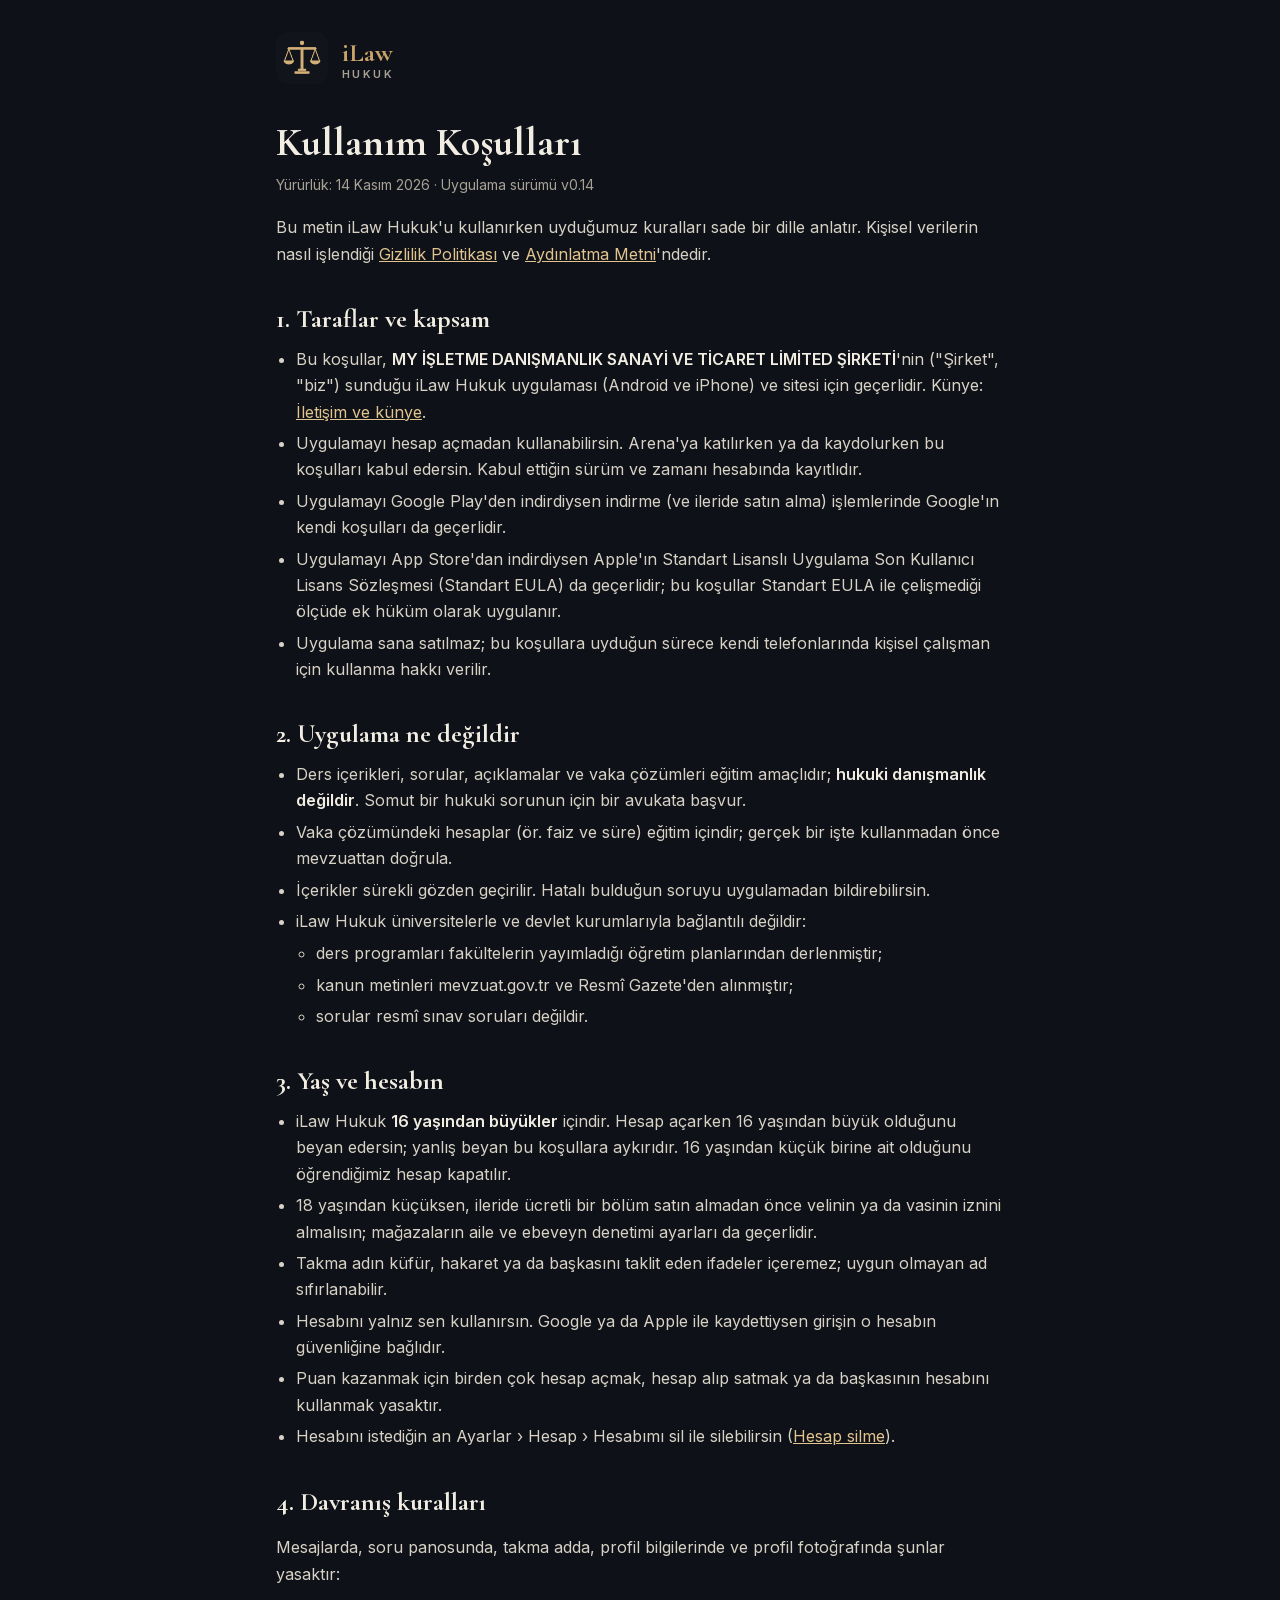
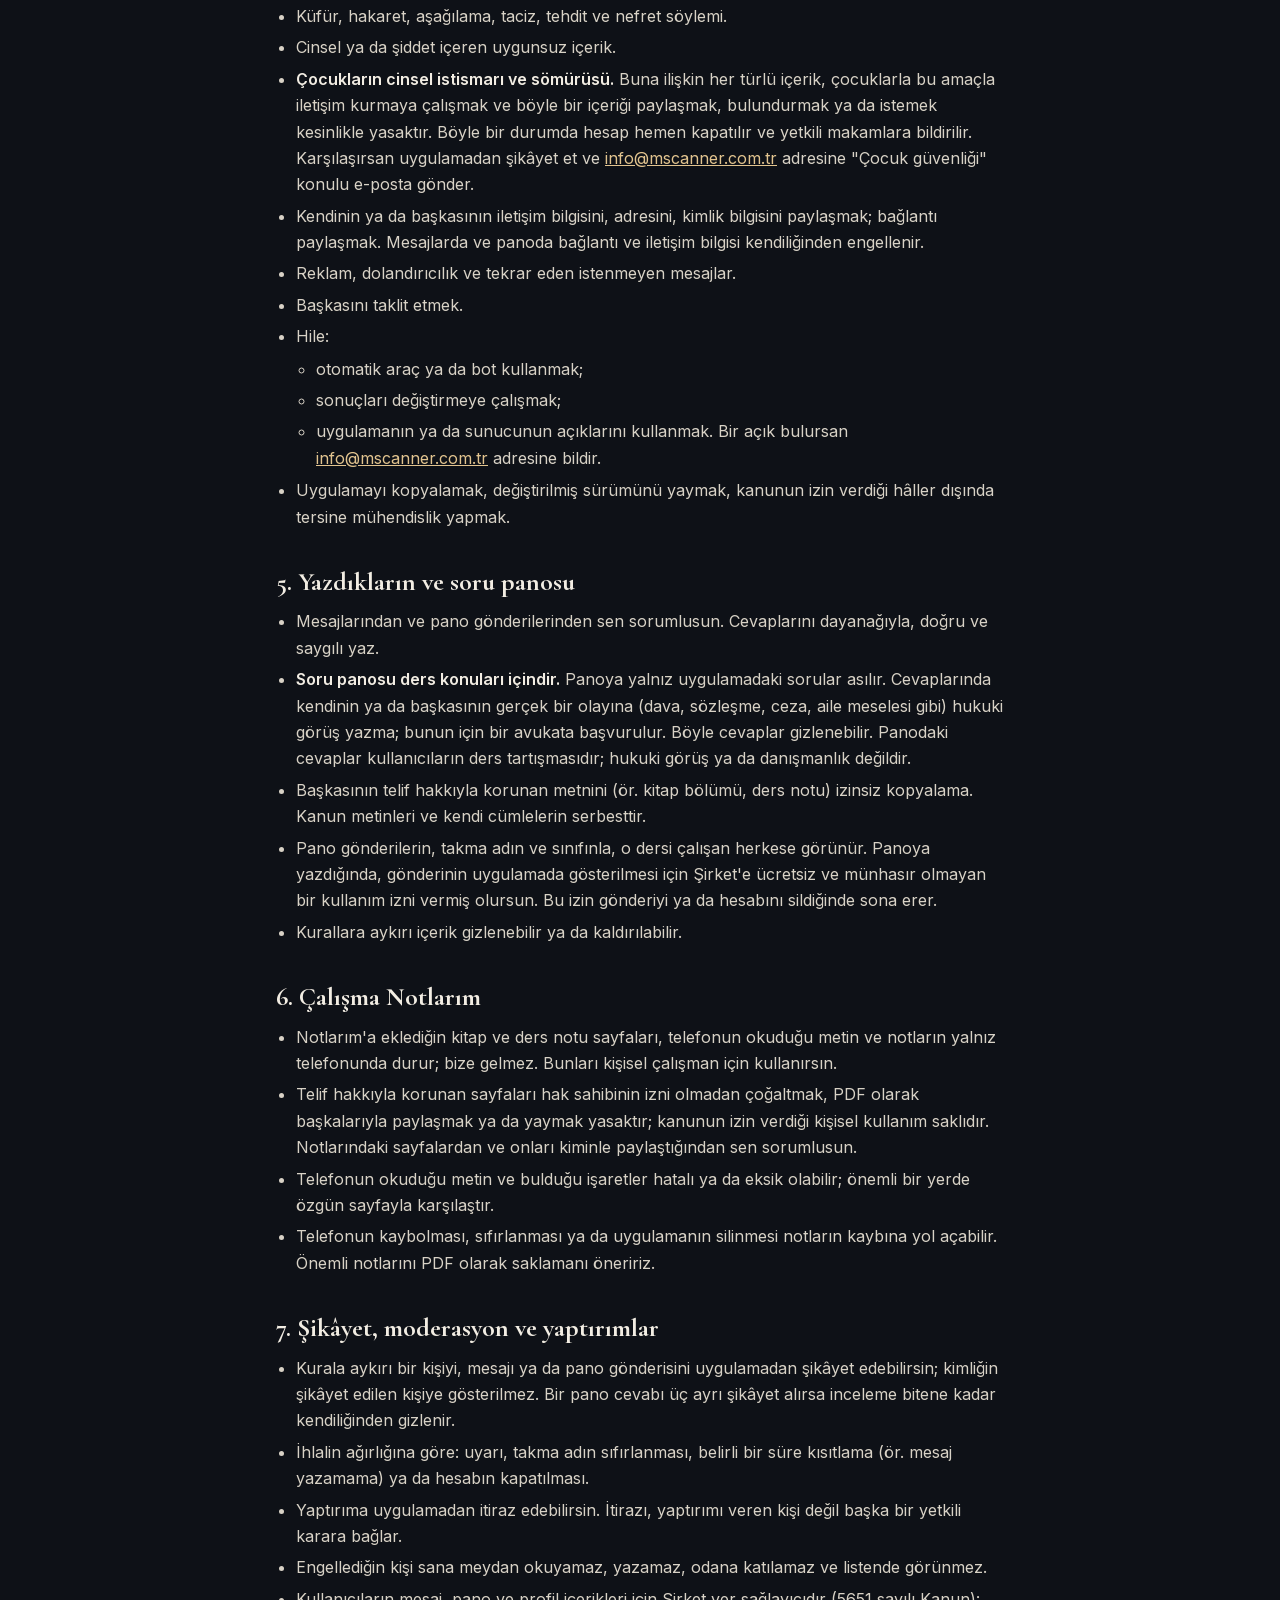
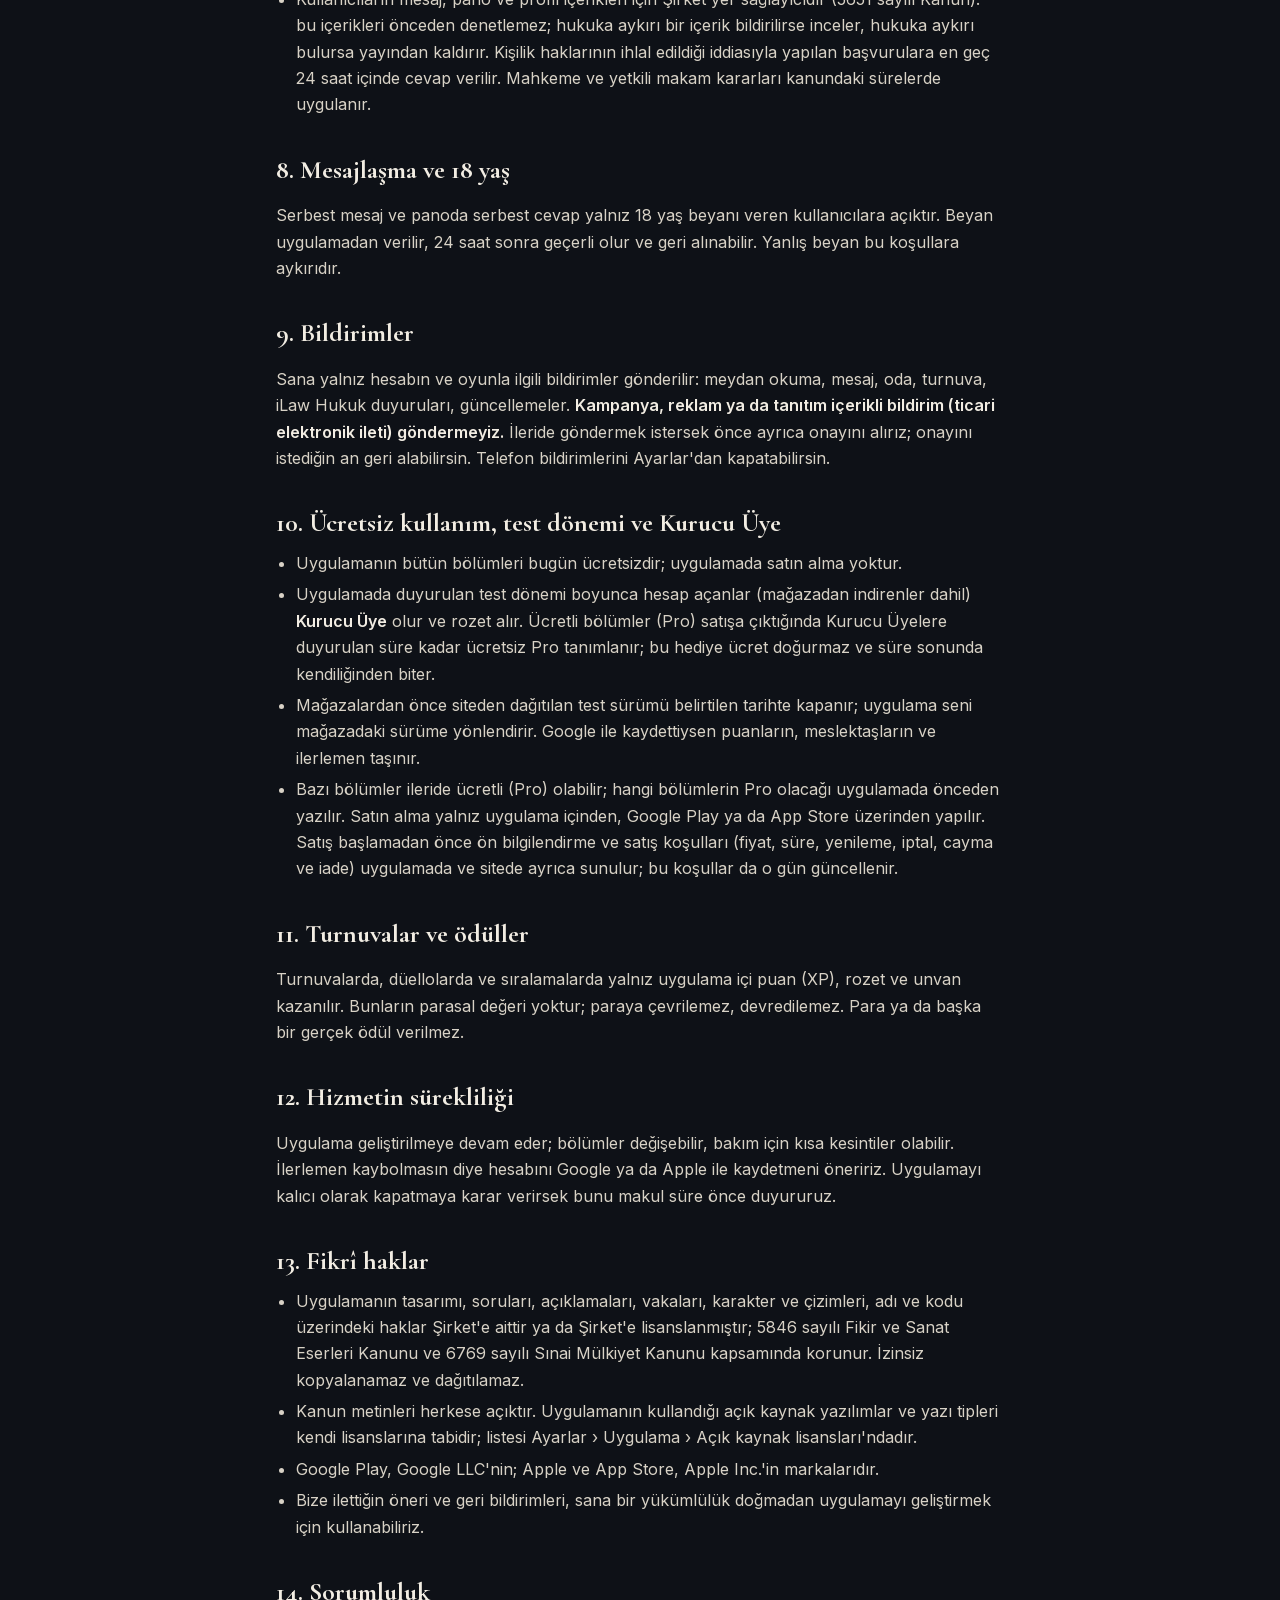
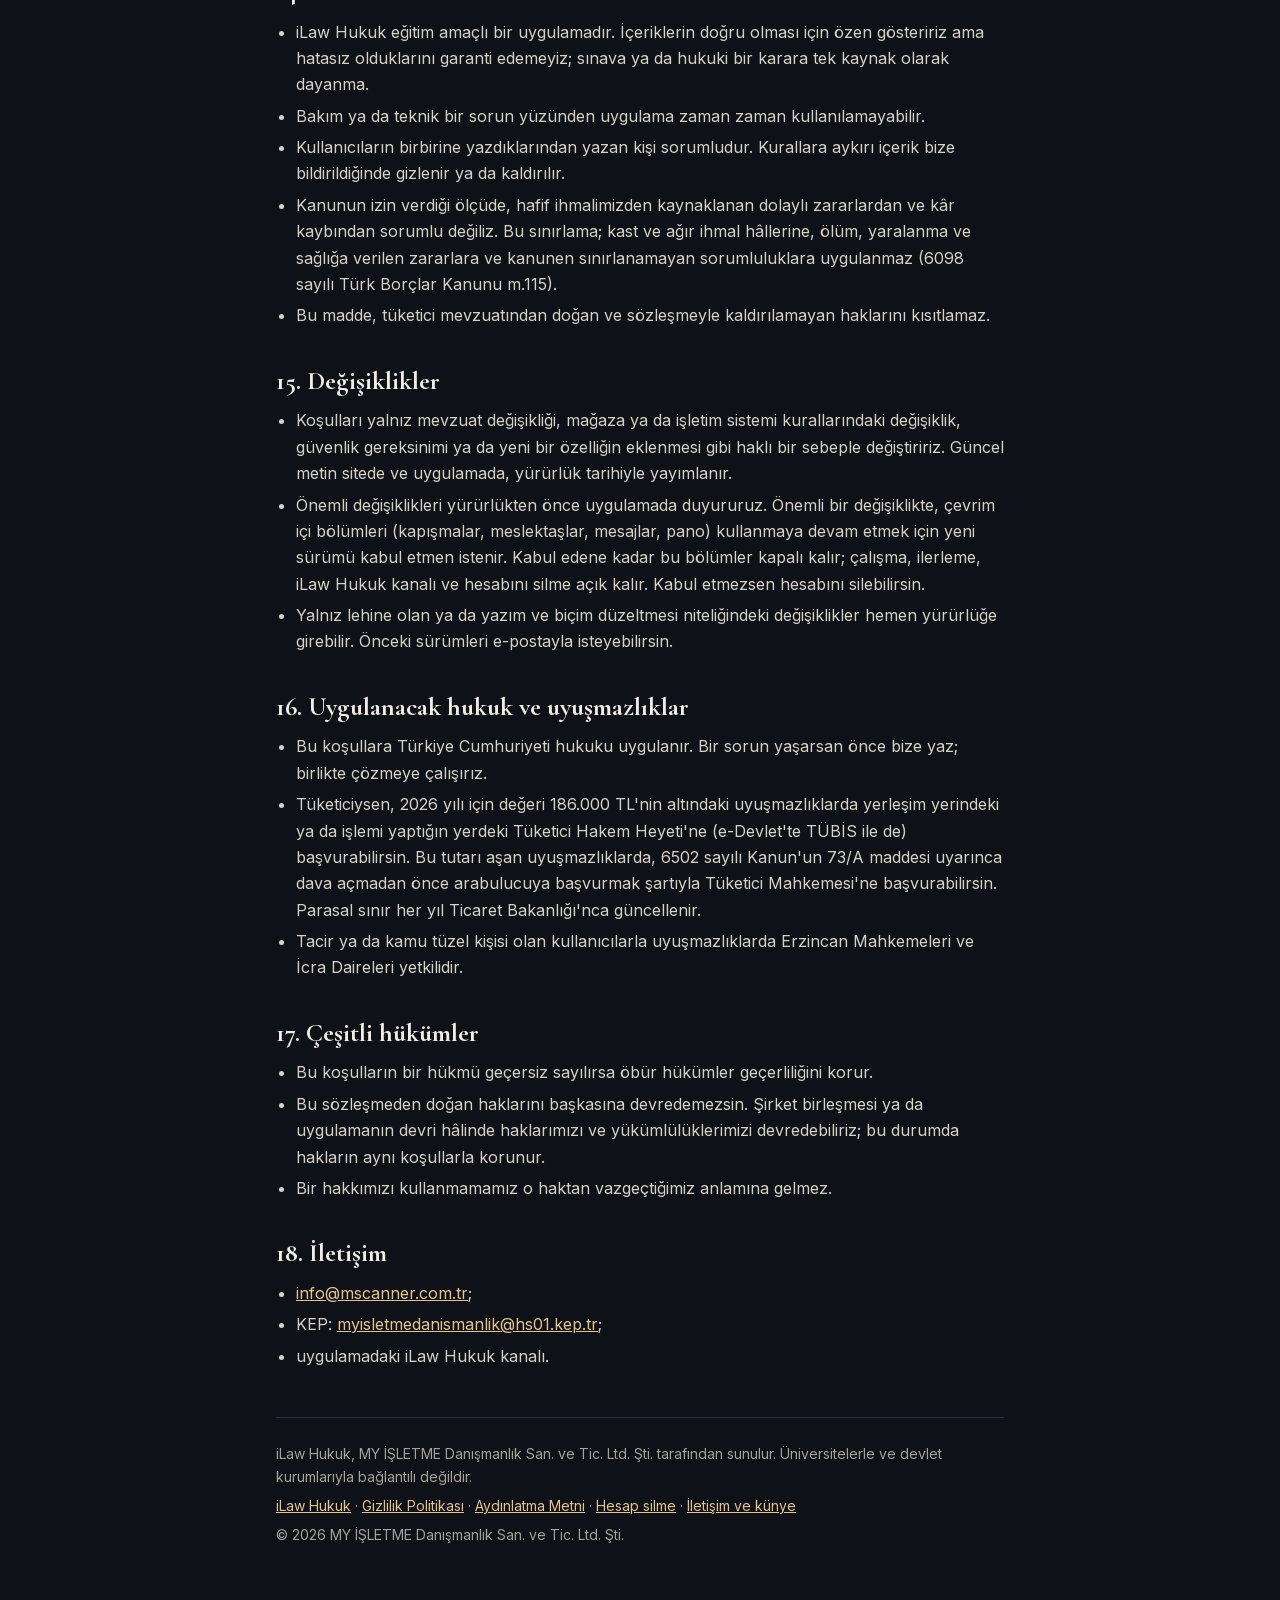
<file: kosullar.html>
<!doctype html>
<html lang="tr">
<head>
<meta charset="utf-8">
<meta name="viewport" content="width=device-width, initial-scale=1">
<title>Kullanım Koşulları · iLaw Hukuk</title>
<meta name="description" content="iLaw Hukuk uygulamasını kullanma kuralları: hesap, davranış, içerik, moderasyon ve uyuşmazlıklar.">
<link rel="icon" href="favicon.png">
<link rel="stylesheet" href="fonts/yazitipi.css">
<style>
  :root { --bg: #0E1117; --card: #161A22; --line: #2A303C; --ink: #F2EDE3; --soft: #D8D2C6; --muted: #A7A196; --brass: #C9A46A; --brass-light: #E2C48F; --warm: #1A1712; }
  * { box-sizing: border-box; }
  body { margin: 0; background: var(--bg); color: var(--soft); font: 16px/1.65 Inter, system-ui, sans-serif; }
  main { max-width: 760px; margin: 0 auto; padding: 32px 16px 64px; }
  a { color: var(--brass-light); overflow-wrap: anywhere; }
  header { display: flex; align-items: center; gap: 14px; margin-bottom: 28px; }
  header img { width: 52px; height: 52px; border-radius: 12px; }
  header a { text-decoration: none; color: inherit; }
  .brand { font: 700 26px/1 'Cormorant Garamond', serif; color: var(--brass); }
  .brand small { display: block; font: 600 11px/1.6 Inter, sans-serif; letter-spacing: 2.4px; color: var(--muted); }
  h1 { font: 700 40px/1.15 'Cormorant Garamond', serif; color: var(--ink); margin: 0 0 8px; }
  h2 { font: 700 26px/1.25 'Cormorant Garamond', serif; color: var(--ink); margin: 36px 0 10px; }
  h3 { font: 600 15px/1.4 Inter, sans-serif; color: var(--brass-light); margin: 18px 0 6px; letter-spacing: .3px; }
  .meta { color: var(--muted); font-size: 14px; margin: 0 0 18px; }
  ul, ol { padding-left: 20px; margin: 6px 0; }
  li { margin: 5px 0; }
  strong { color: var(--ink); font-weight: 600; }
  code { font-size: 14px; color: var(--ink); }
  .tablo { overflow-x: auto; margin: 10px 0; }
  table { border-collapse: collapse; width: 100%; font-size: 14px; }
  th, td { border: 1px solid var(--line); padding: 8px 10px; text-align: left; vertical-align: top; }
  th { color: var(--ink); background: var(--card); font-weight: 600; }
  footer { margin-top: 48px; padding-top: 18px; border-top: 1px solid var(--line); color: var(--muted); font-size: 14px; }
  footer p { margin: 6px 0; }
</style>
</head>
<body>
<main>
  <header>
    <a href="./"><img src="icon.png" alt="iLaw Hukuk simgesi"></a>
    <a href="./" class="brand">iLaw<small>HUKUK</small></a>
  </header>

  <h1>Kullanım Koşulları</h1>
  <p class="meta">Yürürlük: 14 Kasım 2026 · Uygulama sürümü v0.14</p>

  <p>Bu metin iLaw Hukuk'u kullanırken uyduğumuz kuralları sade bir dille anlatır. Kişisel verilerin nasıl işlendiği <a href="gizlilik.html">Gizlilik Politikası</a> ve <a href="aydinlatma.html">Aydınlatma Metni</a>'ndedir.</p>
  <h2>1. Taraflar ve kapsam</h2>
  <ul>
    <li>Bu koşullar, <strong>MY İŞLETME DANIŞMANLIK SANAYİ VE TİCARET LİMİTED ŞİRKETİ</strong>'nin ("Şirket", "biz") sunduğu iLaw Hukuk uygulaması (Android ve iPhone) ve sitesi için geçerlidir. Künye: <a href="kunye.html">İletişim ve künye</a>.</li>
    <li>Uygulamayı hesap açmadan kullanabilirsin. Arena'ya katılırken ya da kaydolurken bu koşulları kabul edersin. Kabul ettiğin sürüm ve zamanı hesabında kayıtlıdır.</li>
    <li>Uygulamayı Google Play'den indirdiysen indirme (ve ileride satın alma) işlemlerinde Google'ın kendi koşulları da geçerlidir.</li>
    <li>Uygulamayı App Store'dan indirdiysen Apple'ın Standart Lisanslı Uygulama Son Kullanıcı Lisans Sözleşmesi (Standart EULA) da geçerlidir; bu koşullar Standart EULA ile çelişmediği ölçüde ek hüküm olarak uygulanır.</li>
    <li>Uygulama sana satılmaz; bu koşullara uyduğun sürece kendi telefonlarında kişisel çalışman için kullanma hakkı verilir.</li>
  </ul>
  <h2>2. Uygulama ne değildir</h2>
  <ul>
    <li>Ders içerikleri, sorular, açıklamalar ve vaka çözümleri eğitim amaçlıdır; <strong>hukuki danışmanlık değildir</strong>. Somut bir hukuki sorunun için bir avukata başvur.</li>
    <li>Vaka çözümündeki hesaplar (ör. faiz ve süre) eğitim içindir; gerçek bir işte kullanmadan önce mevzuattan doğrula.</li>
    <li>İçerikler sürekli gözden geçirilir. Hatalı bulduğun soruyu uygulamadan bildirebilirsin.</li>
    <li>iLaw Hukuk üniversitelerle ve devlet kurumlarıyla bağlantılı değildir:
      <ul>
        <li>ders programları fakültelerin yayımladığı öğretim planlarından derlenmiştir;</li>
        <li>kanun metinleri mevzuat.gov.tr ve Resmî Gazete'den alınmıştır;</li>
        <li>sorular resmî sınav soruları değildir.</li>
      </ul>
    </li>
  </ul>
  <h2>3. Yaş ve hesabın</h2>
  <ul>
    <li>iLaw Hukuk <strong>16 yaşından büyükler</strong> içindir. Hesap açarken 16 yaşından büyük olduğunu beyan edersin; yanlış beyan bu koşullara aykırıdır. 16 yaşından küçük birine ait olduğunu öğrendiğimiz hesap kapatılır.</li>
    <li>18 yaşından küçüksen, ileride ücretli bir bölüm satın almadan önce velinin ya da vasinin iznini almalısın; mağazaların aile ve ebeveyn denetimi ayarları da geçerlidir.</li>
    <li>Takma adın küfür, hakaret ya da başkasını taklit eden ifadeler içeremez; uygun olmayan ad sıfırlanabilir.</li>
    <li>Hesabını yalnız sen kullanırsın. Google ya da Apple ile kaydettiysen girişin o hesabın güvenliğine bağlıdır.</li>
    <li>Puan kazanmak için birden çok hesap açmak, hesap alıp satmak ya da başkasının hesabını kullanmak yasaktır.</li>
    <li>Hesabını istediğin an Ayarlar › Hesap › Hesabımı sil ile silebilirsin (<a href="hesap-silme.html">Hesap silme</a>).</li>
  </ul>
  <h2>4. Davranış kuralları</h2>
  <p>Mesajlarda, soru panosunda, takma adda, profil bilgilerinde ve profil fotoğrafında şunlar yasaktır:</p>
  <ul>
    <li>Küfür, hakaret, aşağılama, taciz, tehdit ve nefret söylemi.</li>
    <li>Cinsel ya da şiddet içeren uygunsuz içerik.</li>
    <li><strong>Çocukların cinsel istismarı ve sömürüsü.</strong> Buna ilişkin her türlü içerik, çocuklarla bu amaçla iletişim kurmaya çalışmak ve böyle bir içeriği paylaşmak, bulundurmak ya da istemek kesinlikle yasaktır. Böyle bir durumda hesap hemen kapatılır ve yetkili makamlara bildirilir. Karşılaşırsan uygulamadan şikâyet et ve <a href="mailto:info@mscanner.com.tr">info@mscanner.com.tr</a> adresine "Çocuk güvenliği" konulu e-posta gönder.</li>
    <li>Kendinin ya da başkasının iletişim bilgisini, adresini, kimlik bilgisini paylaşmak; bağlantı paylaşmak. Mesajlarda ve panoda bağlantı ve iletişim bilgisi kendiliğinden engellenir.</li>
    <li>Reklam, dolandırıcılık ve tekrar eden istenmeyen mesajlar.</li>
    <li>Başkasını taklit etmek.</li>
    <li>Hile:
      <ul>
        <li>otomatik araç ya da bot kullanmak;</li>
        <li>sonuçları değiştirmeye çalışmak;</li>
        <li>uygulamanın ya da sunucunun açıklarını kullanmak. Bir açık bulursan <a href="mailto:info@mscanner.com.tr">info@mscanner.com.tr</a> adresine bildir.</li>
      </ul>
    </li>
    <li>Uygulamayı kopyalamak, değiştirilmiş sürümünü yaymak, kanunun izin verdiği hâller dışında tersine mühendislik yapmak.</li>
  </ul>
  <h2>5. Yazdıkların ve soru panosu</h2>
  <ul>
    <li>Mesajlarından ve pano gönderilerinden sen sorumlusun. Cevaplarını dayanağıyla, doğru ve saygılı yaz.</li>
    <li><strong>Soru panosu ders konuları içindir.</strong> Panoya yalnız uygulamadaki sorular asılır. Cevaplarında kendinin ya da başkasının gerçek bir olayına (dava, sözleşme, ceza, aile meselesi gibi) hukuki görüş yazma; bunun için bir avukata başvurulur. Böyle cevaplar gizlenebilir. Panodaki cevaplar kullanıcıların ders tartışmasıdır; hukuki görüş ya da danışmanlık değildir.</li>
    <li>Başkasının telif hakkıyla korunan metnini (ör. kitap bölümü, ders notu) izinsiz kopyalama. Kanun metinleri ve kendi cümlelerin serbesttir.</li>
    <li>Pano gönderilerin, takma adın ve sınıfınla, o dersi çalışan herkese görünür. Panoya yazdığında, gönderinin uygulamada gösterilmesi için Şirket'e ücretsiz ve münhasır olmayan bir kullanım izni vermiş olursun. Bu izin gönderiyi ya da hesabını sildiğinde sona erer.</li>
    <li>Kurallara aykırı içerik gizlenebilir ya da kaldırılabilir.</li>
  </ul>
  <h2>6. Çalışma Notlarım</h2>
  <ul>
    <li>Notlarım'a eklediğin kitap ve ders notu sayfaları, telefonun okuduğu metin ve notların yalnız telefonunda durur; bize gelmez. Bunları kişisel çalışman için kullanırsın.</li>
    <li>Telif hakkıyla korunan sayfaları hak sahibinin izni olmadan çoğaltmak, PDF olarak başkalarıyla paylaşmak ya da yaymak yasaktır; kanunun izin verdiği kişisel kullanım saklıdır. Notlarındaki sayfalardan ve onları kiminle paylaştığından sen sorumlusun.</li>
    <li>Telefonun okuduğu metin ve bulduğu işaretler hatalı ya da eksik olabilir; önemli bir yerde özgün sayfayla karşılaştır.</li>
    <li>Telefonun kaybolması, sıfırlanması ya da uygulamanın silinmesi notların kaybına yol açabilir. Önemli notlarını PDF olarak saklamanı öneririz.</li>
  </ul>
  <h2>7. Şikâyet, moderasyon ve yaptırımlar</h2>
  <ul>
    <li>Kurala aykırı bir kişiyi, mesajı ya da pano gönderisini uygulamadan şikâyet edebilirsin; kimliğin şikâyet edilen kişiye gösterilmez. Bir pano cevabı üç ayrı şikâyet alırsa inceleme bitene kadar kendiliğinden gizlenir.</li>
    <li>İhlalin ağırlığına göre: uyarı, takma adın sıfırlanması, belirli bir süre kısıtlama (ör. mesaj yazamama) ya da hesabın kapatılması.</li>
    <li>Yaptırıma uygulamadan itiraz edebilirsin. İtirazı, yaptırımı veren kişi değil başka bir yetkili karara bağlar.</li>
    <li>Engellediğin kişi sana meydan okuyamaz, yazamaz, odana katılamaz ve listende görünmez.</li>
    <li>Kullanıcıların mesaj, pano ve profil içerikleri için Şirket yer sağlayıcıdır (5651 sayılı Kanun): bu içerikleri önceden denetlemez; hukuka aykırı bir içerik bildirilirse inceler, hukuka aykırı bulursa yayından kaldırır. Kişilik haklarının ihlal edildiği iddiasıyla yapılan başvurulara en geç 24 saat içinde cevap verilir. Mahkeme ve yetkili makam kararları kanundaki sürelerde uygulanır.</li>
  </ul>
  <h2>8. Mesajlaşma ve 18 yaş</h2>
  <p>Serbest mesaj ve panoda serbest cevap yalnız 18 yaş beyanı veren kullanıcılara açıktır. Beyan uygulamadan verilir, 24 saat sonra geçerli olur ve geri alınabilir. Yanlış beyan bu koşullara aykırıdır.</p>
  <h2>9. Bildirimler</h2>
  <p>Sana yalnız hesabın ve oyunla ilgili bildirimler gönderilir: meydan okuma, mesaj, oda, turnuva, iLaw Hukuk duyuruları, güncellemeler. <strong>Kampanya, reklam ya da tanıtım içerikli bildirim (ticari elektronik ileti) göndermeyiz.</strong> İleride göndermek istersek önce ayrıca onayını alırız; onayını istediğin an geri alabilirsin. Telefon bildirimlerini Ayarlar'dan kapatabilirsin.</p>
  <h2>10. Ücretsiz kullanım, test dönemi ve Kurucu Üye</h2>
  <ul>
    <li>Uygulamanın bütün bölümleri bugün ücretsizdir; uygulamada satın alma yoktur.</li>
    <li>Uygulamada duyurulan test dönemi boyunca hesap açanlar (mağazadan indirenler dahil) <strong>Kurucu Üye</strong> olur ve rozet alır. Ücretli bölümler (Pro) satışa çıktığında Kurucu Üyelere duyurulan süre kadar ücretsiz Pro tanımlanır; bu hediye ücret doğurmaz ve süre sonunda kendiliğinden biter.</li>
    <li>Mağazalardan önce siteden dağıtılan test sürümü belirtilen tarihte kapanır; uygulama seni mağazadaki sürüme yönlendirir. Google ile kaydettiysen puanların, meslektaşların ve ilerlemen taşınır.</li>
    <li>Bazı bölümler ileride ücretli (Pro) olabilir; hangi bölümlerin Pro olacağı uygulamada önceden yazılır. Satın alma yalnız uygulama içinden, Google Play ya da App Store üzerinden yapılır. Satış başlamadan önce ön bilgilendirme ve satış koşulları (fiyat, süre, yenileme, iptal, cayma ve iade) uygulamada ve sitede ayrıca sunulur; bu koşullar da o gün güncellenir.</li>
  </ul>
  <h2>11. Turnuvalar ve ödüller</h2>
  <p>Turnuvalarda, düellolarda ve sıralamalarda yalnız uygulama içi puan (XP), rozet ve unvan kazanılır. Bunların parasal değeri yoktur; paraya çevrilemez, devredilemez. Para ya da başka bir gerçek ödül verilmez.</p>
  <h2>12. Hizmetin sürekliliği</h2>
  <p>Uygulama geliştirilmeye devam eder; bölümler değişebilir, bakım için kısa kesintiler olabilir. İlerlemen kaybolmasın diye hesabını Google ya da Apple ile kaydetmeni öneririz. Uygulamayı kalıcı olarak kapatmaya karar verirsek bunu makul süre önce duyururuz.</p>
  <h2>13. Fikrî haklar</h2>
  <ul>
    <li>Uygulamanın tasarımı, soruları, açıklamaları, vakaları, karakter ve çizimleri, adı ve kodu üzerindeki haklar Şirket'e aittir ya da Şirket'e lisanslanmıştır; 5846 sayılı Fikir ve Sanat Eserleri Kanunu ve 6769 sayılı Sınai Mülkiyet Kanunu kapsamında korunur. İzinsiz kopyalanamaz ve dağıtılamaz.</li>
    <li>Kanun metinleri herkese açıktır. Uygulamanın kullandığı açık kaynak yazılımlar ve yazı tipleri kendi lisanslarına tabidir; listesi Ayarlar › Uygulama › Açık kaynak lisansları'ndadır.</li>
    <li>Google Play, Google LLC'nin; Apple ve App Store, Apple Inc.'in markalarıdır.</li>
    <li>Bize ilettiğin öneri ve geri bildirimleri, sana bir yükümlülük doğmadan uygulamayı geliştirmek için kullanabiliriz.</li>
  </ul>
  <h2>14. Sorumluluk</h2>
  <ul>
    <li>iLaw Hukuk eğitim amaçlı bir uygulamadır. İçeriklerin doğru olması için özen gösteririz ama hatasız olduklarını garanti edemeyiz; sınava ya da hukuki bir karara tek kaynak olarak dayanma.</li>
    <li>Bakım ya da teknik bir sorun yüzünden uygulama zaman zaman kullanılamayabilir.</li>
    <li>Kullanıcıların birbirine yazdıklarından yazan kişi sorumludur. Kurallara aykırı içerik bize bildirildiğinde gizlenir ya da kaldırılır.</li>
    <li>Kanunun izin verdiği ölçüde, hafif ihmalimizden kaynaklanan dolaylı zararlardan ve kâr kaybından sorumlu değiliz. Bu sınırlama; kast ve ağır ihmal hâllerine, ölüm, yaralanma ve sağlığa verilen zararlara ve kanunen sınırlanamayan sorumluluklara uygulanmaz (6098 sayılı Türk Borçlar Kanunu m.115).</li>
    <li>Bu madde, tüketici mevzuatından doğan ve sözleşmeyle kaldırılamayan haklarını kısıtlamaz.</li>
  </ul>
  <h2>15. Değişiklikler</h2>
  <ul>
    <li>Koşulları yalnız mevzuat değişikliği, mağaza ya da işletim sistemi kurallarındaki değişiklik, güvenlik gereksinimi ya da yeni bir özelliğin eklenmesi gibi haklı bir sebeple değiştiririz. Güncel metin sitede ve uygulamada, yürürlük tarihiyle yayımlanır.</li>
    <li>Önemli değişiklikleri yürürlükten önce uygulamada duyururuz. Önemli bir değişiklikte, çevrim içi bölümleri (kapışmalar, meslektaşlar, mesajlar, pano) kullanmaya devam etmek için yeni sürümü kabul etmen istenir. Kabul edene kadar bu bölümler kapalı kalır; çalışma, ilerleme, iLaw Hukuk kanalı ve hesabını silme açık kalır. Kabul etmezsen hesabını silebilirsin.</li>
    <li>Yalnız lehine olan ya da yazım ve biçim düzeltmesi niteliğindeki değişiklikler hemen yürürlüğe girebilir. Önceki sürümleri e-postayla isteyebilirsin.</li>
  </ul>
  <h2>16. Uygulanacak hukuk ve uyuşmazlıklar</h2>
  <ul>
    <li>Bu koşullara Türkiye Cumhuriyeti hukuku uygulanır. Bir sorun yaşarsan önce bize yaz; birlikte çözmeye çalışırız.</li>
    <li>Tüketiciysen, 2026 yılı için değeri 186.000 TL'nin altındaki uyuşmazlıklarda yerleşim yerindeki ya da işlemi yaptığın yerdeki Tüketici Hakem Heyeti'ne (e-Devlet'te TÜBİS ile de) başvurabilirsin. Bu tutarı aşan uyuşmazlıklarda, 6502 sayılı Kanun'un 73/A maddesi uyarınca dava açmadan önce arabulucuya başvurmak şartıyla Tüketici Mahkemesi'ne başvurabilirsin. Parasal sınır her yıl Ticaret Bakanlığı'nca güncellenir.</li>
    <li>Tacir ya da kamu tüzel kişisi olan kullanıcılarla uyuşmazlıklarda Erzincan Mahkemeleri ve İcra Daireleri yetkilidir.</li>
  </ul>
  <h2>17. Çeşitli hükümler</h2>
  <ul>
    <li>Bu koşulların bir hükmü geçersiz sayılırsa öbür hükümler geçerliliğini korur.</li>
    <li>Bu sözleşmeden doğan haklarını başkasına devredemezsin. Şirket birleşmesi ya da uygulamanın devri hâlinde haklarımızı ve yükümlülüklerimizi devredebiliriz; bu durumda hakların aynı koşullarla korunur.</li>
    <li>Bir hakkımızı kullanmamamız o haktan vazgeçtiğimiz anlamına gelmez.</li>
  </ul>
  <h2>18. İletişim</h2>
  <ul>
    <li><a href="mailto:info@mscanner.com.tr">info@mscanner.com.tr</a>;</li>
    <li>KEP: <a href="mailto:myisletmedanismanlik@hs01.kep.tr">myisletmedanismanlik@hs01.kep.tr</a>;</li>
    <li>uygulamadaki iLaw Hukuk kanalı.</li>
  </ul>

  <footer>
    <p>iLaw Hukuk, MY İŞLETME Danışmanlık San. ve Tic. Ltd. Şti. tarafından sunulur.
Üniversitelerle ve devlet kurumlarıyla bağlantılı değildir.</p>
    <p><a href="./">iLaw Hukuk</a> · <a href="gizlilik.html">Gizlilik Politikası</a> · <a href="aydinlatma.html">Aydınlatma Metni</a> · <a href="hesap-silme.html">Hesap silme</a> · <a href="kunye.html">İletişim ve künye</a></p>
    <p>© 2026 MY İŞLETME Danışmanlık San. ve Tic. Ltd. Şti.</p>
  </footer>
</main>
</body>
</html>
</file>
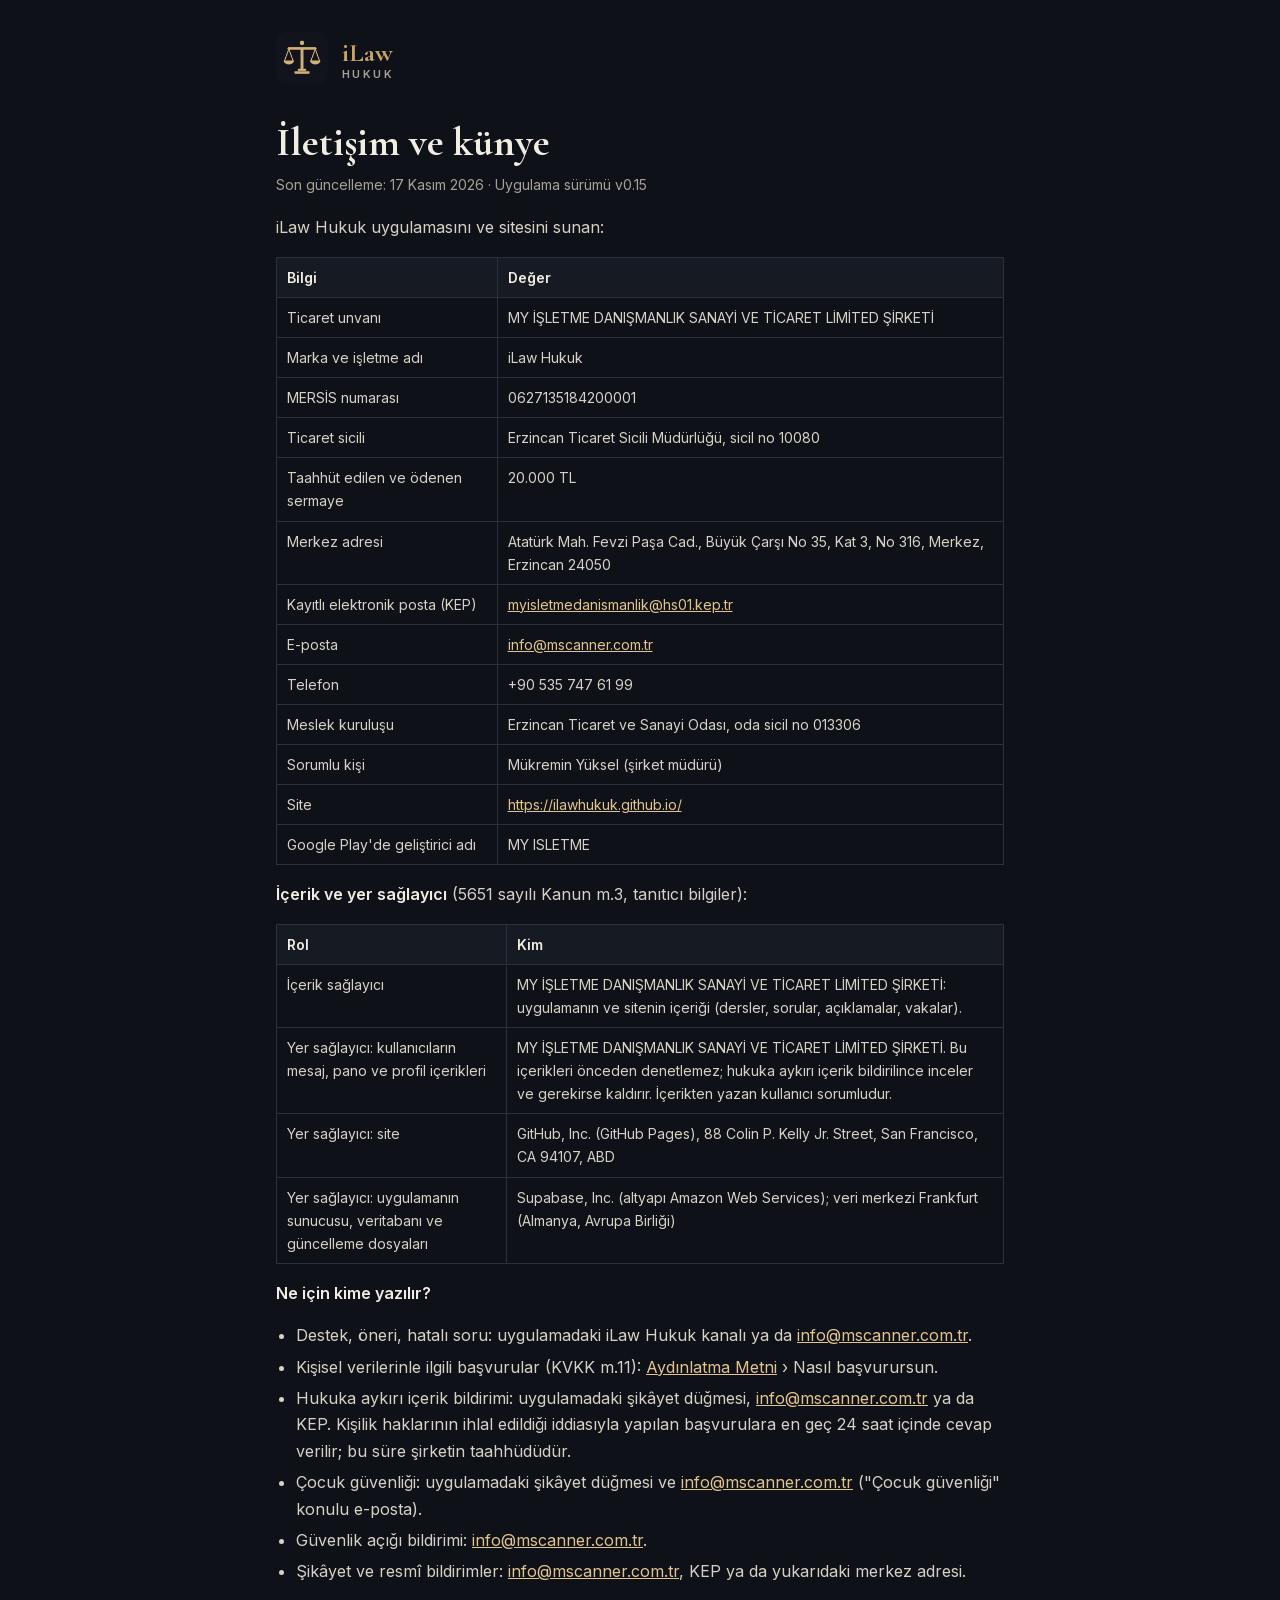
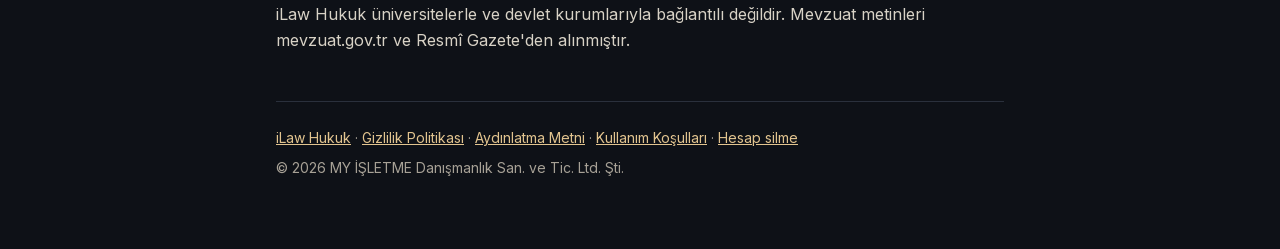
<file: kunye.html>
<!doctype html>
<html lang="tr">
<head>
<meta charset="utf-8">
<meta name="viewport" content="width=device-width, initial-scale=1">
<title>İletişim ve künye · iLaw Hukuk</title>
<meta name="description" content="iLaw Hukuk'u sunan şirketin künyesi; içerik ve yer sağlayıcı; kime ne için yazılır.">
<link rel="icon" href="favicon.png">
<link rel="stylesheet" href="fonts/yazitipi.css">
<style>
  :root { --bg: #0E1117; --card: #161A22; --line: #2A303C; --ink: #F2EDE3; --soft: #D8D2C6; --muted: #A7A196; --brass: #C9A46A; --brass-light: #E2C48F; --warm: #1A1712; }
  * { box-sizing: border-box; }
  body { margin: 0; background: var(--bg); color: var(--soft); font: 16px/1.65 Inter, system-ui, sans-serif; }
  main { max-width: 760px; margin: 0 auto; padding: 32px 16px 64px; }
  a { color: var(--brass-light); overflow-wrap: anywhere; }
  header { display: flex; align-items: center; gap: 14px; margin-bottom: 28px; }
  header img { width: 52px; height: 52px; border-radius: 12px; }
  header a { text-decoration: none; color: inherit; }
  .brand { font: 700 26px/1 'Cormorant Garamond', serif; color: var(--brass); }
  .brand small { display: block; font: 600 11px/1.6 Inter, sans-serif; letter-spacing: 2.4px; color: var(--muted); }
  h1 { font: 700 40px/1.15 'Cormorant Garamond', serif; color: var(--ink); margin: 0 0 8px; }
  h2 { font: 700 26px/1.25 'Cormorant Garamond', serif; color: var(--ink); margin: 36px 0 10px; }
  h3 { font: 600 15px/1.4 Inter, sans-serif; color: var(--brass-light); margin: 18px 0 6px; letter-spacing: .3px; }
  .meta { color: var(--muted); font-size: 14px; margin: 0 0 18px; }
  ul, ol { padding-left: 20px; margin: 6px 0; }
  li { margin: 5px 0; }
  strong { color: var(--ink); font-weight: 600; }
  code { font-size: 14px; color: var(--ink); }
  .tablo { overflow-x: auto; margin: 10px 0; }
  table { border-collapse: collapse; width: 100%; font-size: 14px; }
  th, td { border: 1px solid var(--line); padding: 8px 10px; text-align: left; vertical-align: top; }
  th { color: var(--ink); background: var(--card); font-weight: 600; }
  footer { margin-top: 48px; padding-top: 18px; border-top: 1px solid var(--line); color: var(--muted); font-size: 14px; }
  footer p { margin: 6px 0; }
</style>
</head>
<body>
<main>
  <header>
    <a href="./"><img src="icon.png" alt="iLaw Hukuk simgesi"></a>
    <a href="./" class="brand">iLaw<small>HUKUK</small></a>
  </header>

  <h1>İletişim ve künye</h1>
  <p class="meta">Son güncelleme: 17 Kasım 2026 · Uygulama sürümü v0.15</p>

  <p>iLaw Hukuk uygulamasını ve sitesini sunan:</p>
  <div class="tablo"><table>
    <thead><tr><th>Bilgi</th><th>Değer</th></tr></thead>
    <tbody>
      <tr><td>Ticaret unvanı</td><td>MY İŞLETME DANIŞMANLIK SANAYİ VE TİCARET LİMİTED ŞİRKETİ</td></tr>
      <tr><td>Marka ve işletme adı</td><td>iLaw Hukuk</td></tr>
      <tr><td>MERSİS numarası</td><td>0627135184200001</td></tr>
      <tr><td>Ticaret sicili</td><td>Erzincan Ticaret Sicili Müdürlüğü, sicil no 10080</td></tr>
      <tr><td>Taahhüt edilen ve ödenen sermaye</td><td>20.000 TL</td></tr>
      <tr><td>Merkez adresi</td><td>Atatürk Mah. Fevzi Paşa Cad., Büyük Çarşı No 35, Kat 3, No 316, Merkez, Erzincan 24050</td></tr>
      <tr><td>Kayıtlı elektronik posta (KEP)</td><td><a href="mailto:myisletmedanismanlik@hs01.kep.tr">myisletmedanismanlik@hs01.kep.tr</a></td></tr>
      <tr><td>E-posta</td><td><a href="mailto:info@mscanner.com.tr">info@mscanner.com.tr</a></td></tr>
      <tr><td>Telefon</td><td>+90 535 747 61 99</td></tr>
      <tr><td>Meslek kuruluşu</td><td>Erzincan Ticaret ve Sanayi Odası, oda sicil no 013306</td></tr>
      <tr><td>Sorumlu kişi</td><td>Mükremin Yüksel (şirket müdürü)</td></tr>
      <tr><td>Site</td><td><a href="https://ilawhukuk.github.io/">https://ilawhukuk.github.io/</a></td></tr>
      <tr><td>Google Play'de geliştirici adı</td><td>MY ISLETME</td></tr>
    </tbody>
  </table></div>
  <p><strong>İçerik ve yer sağlayıcı</strong> (5651 sayılı Kanun m.3, tanıtıcı bilgiler):</p>
  <div class="tablo"><table>
    <thead><tr><th>Rol</th><th>Kim</th></tr></thead>
    <tbody>
      <tr><td>İçerik sağlayıcı</td><td>MY İŞLETME DANIŞMANLIK SANAYİ VE TİCARET LİMİTED ŞİRKETİ: uygulamanın ve sitenin içeriği (dersler, sorular, açıklamalar, vakalar).</td></tr>
      <tr><td>Yer sağlayıcı: kullanıcıların mesaj, pano ve profil içerikleri</td><td>MY İŞLETME DANIŞMANLIK SANAYİ VE TİCARET LİMİTED ŞİRKETİ. Bu içerikleri önceden denetlemez; hukuka aykırı içerik bildirilince inceler ve gerekirse kaldırır. İçerikten yazan kullanıcı sorumludur.</td></tr>
      <tr><td>Yer sağlayıcı: site</td><td>GitHub, Inc. (GitHub Pages), 88 Colin P. Kelly Jr. Street, San Francisco, CA 94107, ABD</td></tr>
      <tr><td>Yer sağlayıcı: uygulamanın sunucusu, veritabanı ve güncelleme dosyaları</td><td>Supabase, Inc. (altyapı Amazon Web Services); veri merkezi Frankfurt (Almanya, Avrupa Birliği)</td></tr>
    </tbody>
  </table></div>
  <p><strong>Ne için kime yazılır?</strong></p>
  <ul>
    <li>Destek, öneri, hatalı soru: uygulamadaki iLaw Hukuk kanalı ya da <a href="mailto:info@mscanner.com.tr">info@mscanner.com.tr</a>.</li>
    <li>Kişisel verilerinle ilgili başvurular (KVKK m.11): <a href="aydinlatma.html">Aydınlatma Metni</a> › Nasıl başvurursun.</li>
    <li>Hukuka aykırı içerik bildirimi: uygulamadaki şikâyet düğmesi, <a href="mailto:info@mscanner.com.tr">info@mscanner.com.tr</a> ya da KEP. Kişilik haklarının ihlal edildiği iddiasıyla yapılan başvurulara en geç 24 saat içinde cevap verilir; bu süre şirketin taahhüdüdür.</li>
    <li>Çocuk güvenliği: uygulamadaki şikâyet düğmesi ve <a href="mailto:info@mscanner.com.tr">info@mscanner.com.tr</a> ("Çocuk güvenliği" konulu e-posta).</li>
    <li>Güvenlik açığı bildirimi: <a href="mailto:info@mscanner.com.tr">info@mscanner.com.tr</a>.</li>
    <li>Şikâyet ve resmî bildirimler: <a href="mailto:info@mscanner.com.tr">info@mscanner.com.tr</a>, KEP ya da yukarıdaki merkez adresi.</li>
  </ul>
  <p>iLaw Hukuk üniversitelerle ve devlet kurumlarıyla bağlantılı değildir. Mevzuat metinleri mevzuat.gov.tr ve Resmî Gazete'den alınmıştır.</p>

  <footer>
    <p><a href="./">iLaw Hukuk</a> · <a href="gizlilik.html">Gizlilik Politikası</a> · <a href="aydinlatma.html">Aydınlatma Metni</a> · <a href="kosullar.html">Kullanım Koşulları</a> · <a href="hesap-silme.html">Hesap silme</a></p>
    <p>© 2026 MY İŞLETME Danışmanlık San. ve Tic. Ltd. Şti.</p>
  </footer>
</main>
</body>
</html>
</file>
<file: fonts/yazitipi.css>
/* Sitenin yazı tipleri sitenin içinden yüklenir; Google Fonts'a ya da başka bir sunucuya istek gitmez (heyet, 17 Kasım 2026).
   Inter ve Cormorant Garamond: SIL Open Font License 1.1 (aynı klasörde OFL-*.txt). Üretim: scripts/site-yazitipi.sh */
@font-face { font-family: 'Inter'; font-style: normal; font-weight: 400; font-display: swap; src: url(inter-400.woff) format('woff'); }
@font-face { font-family: 'Inter'; font-style: normal; font-weight: 600; font-display: swap; src: url(inter-600.woff) format('woff'); }
@font-face { font-family: 'Cormorant Garamond'; font-style: normal; font-weight: 600; font-display: swap; src: url(cormorant-garamond-600.woff) format('woff'); }
@font-face { font-family: 'Cormorant Garamond'; font-style: normal; font-weight: 700; font-display: swap; src: url(cormorant-garamond-700.woff) format('woff'); }
</file>
